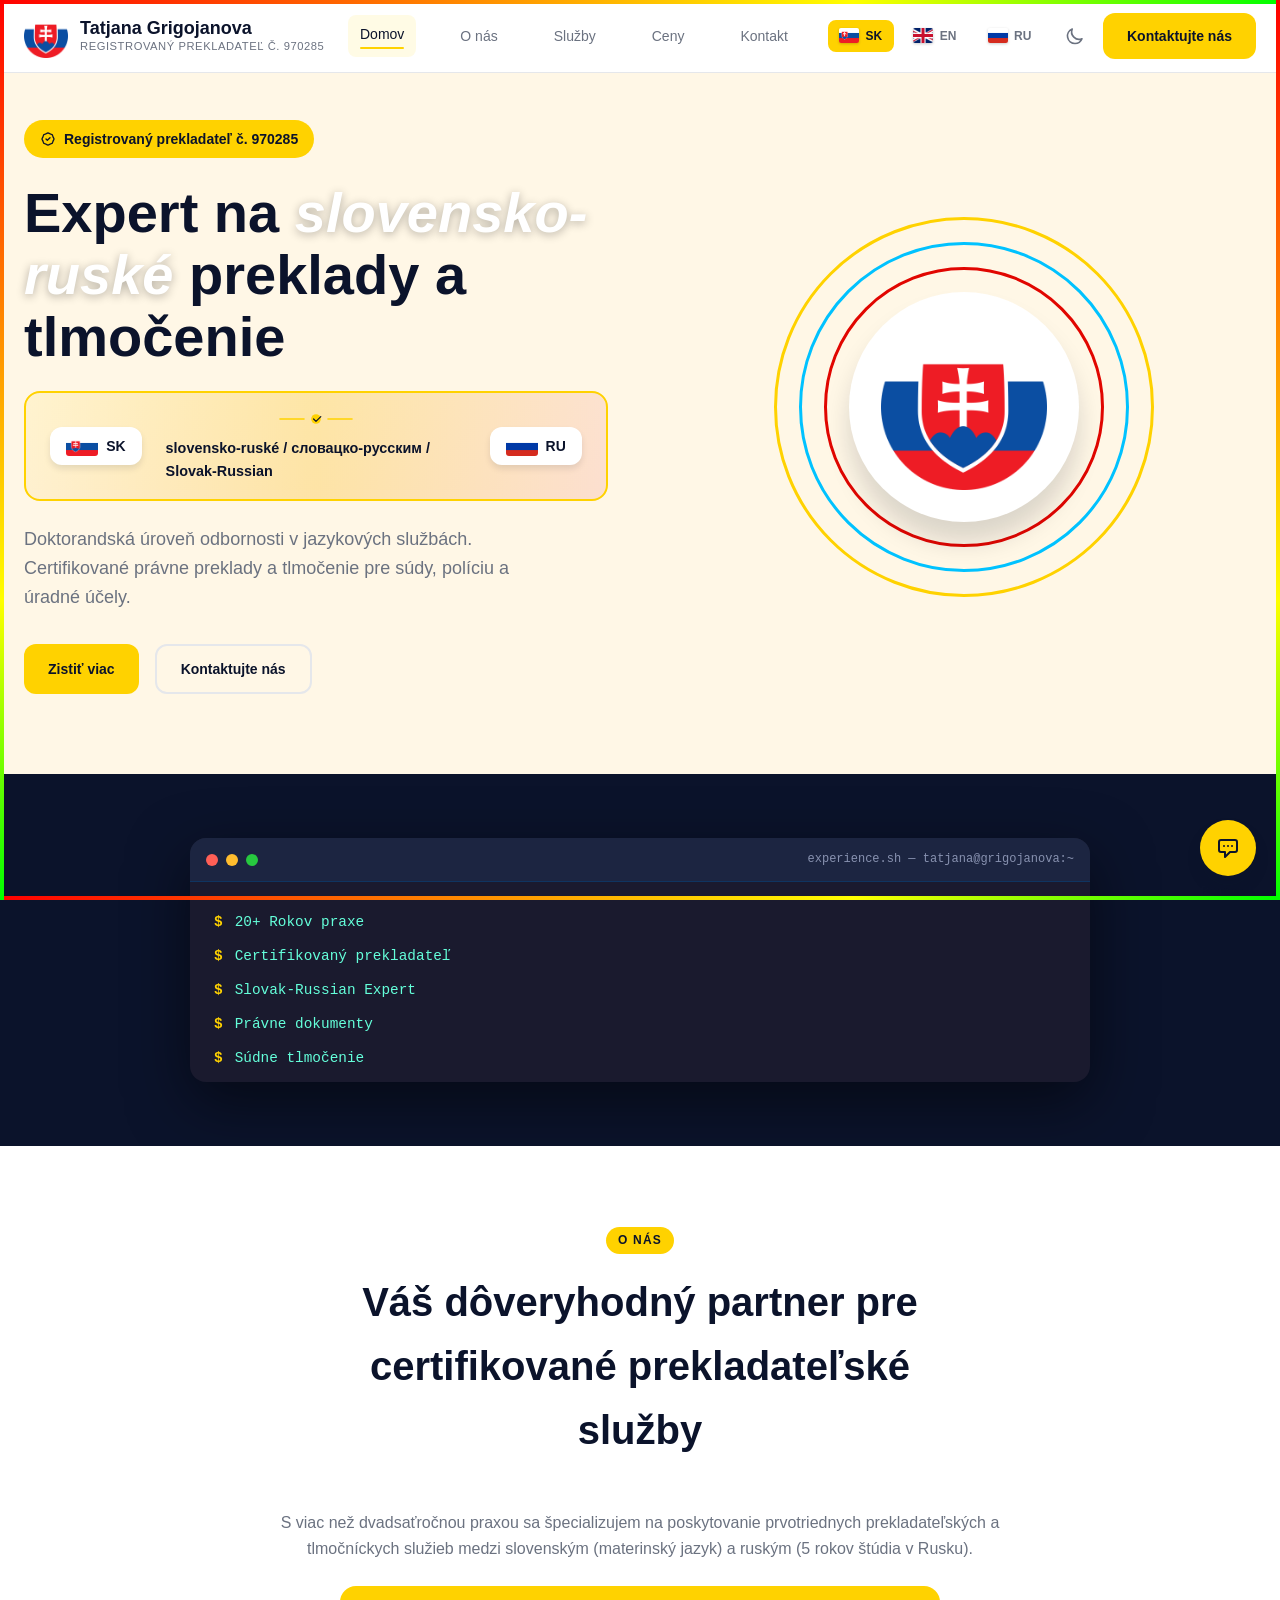
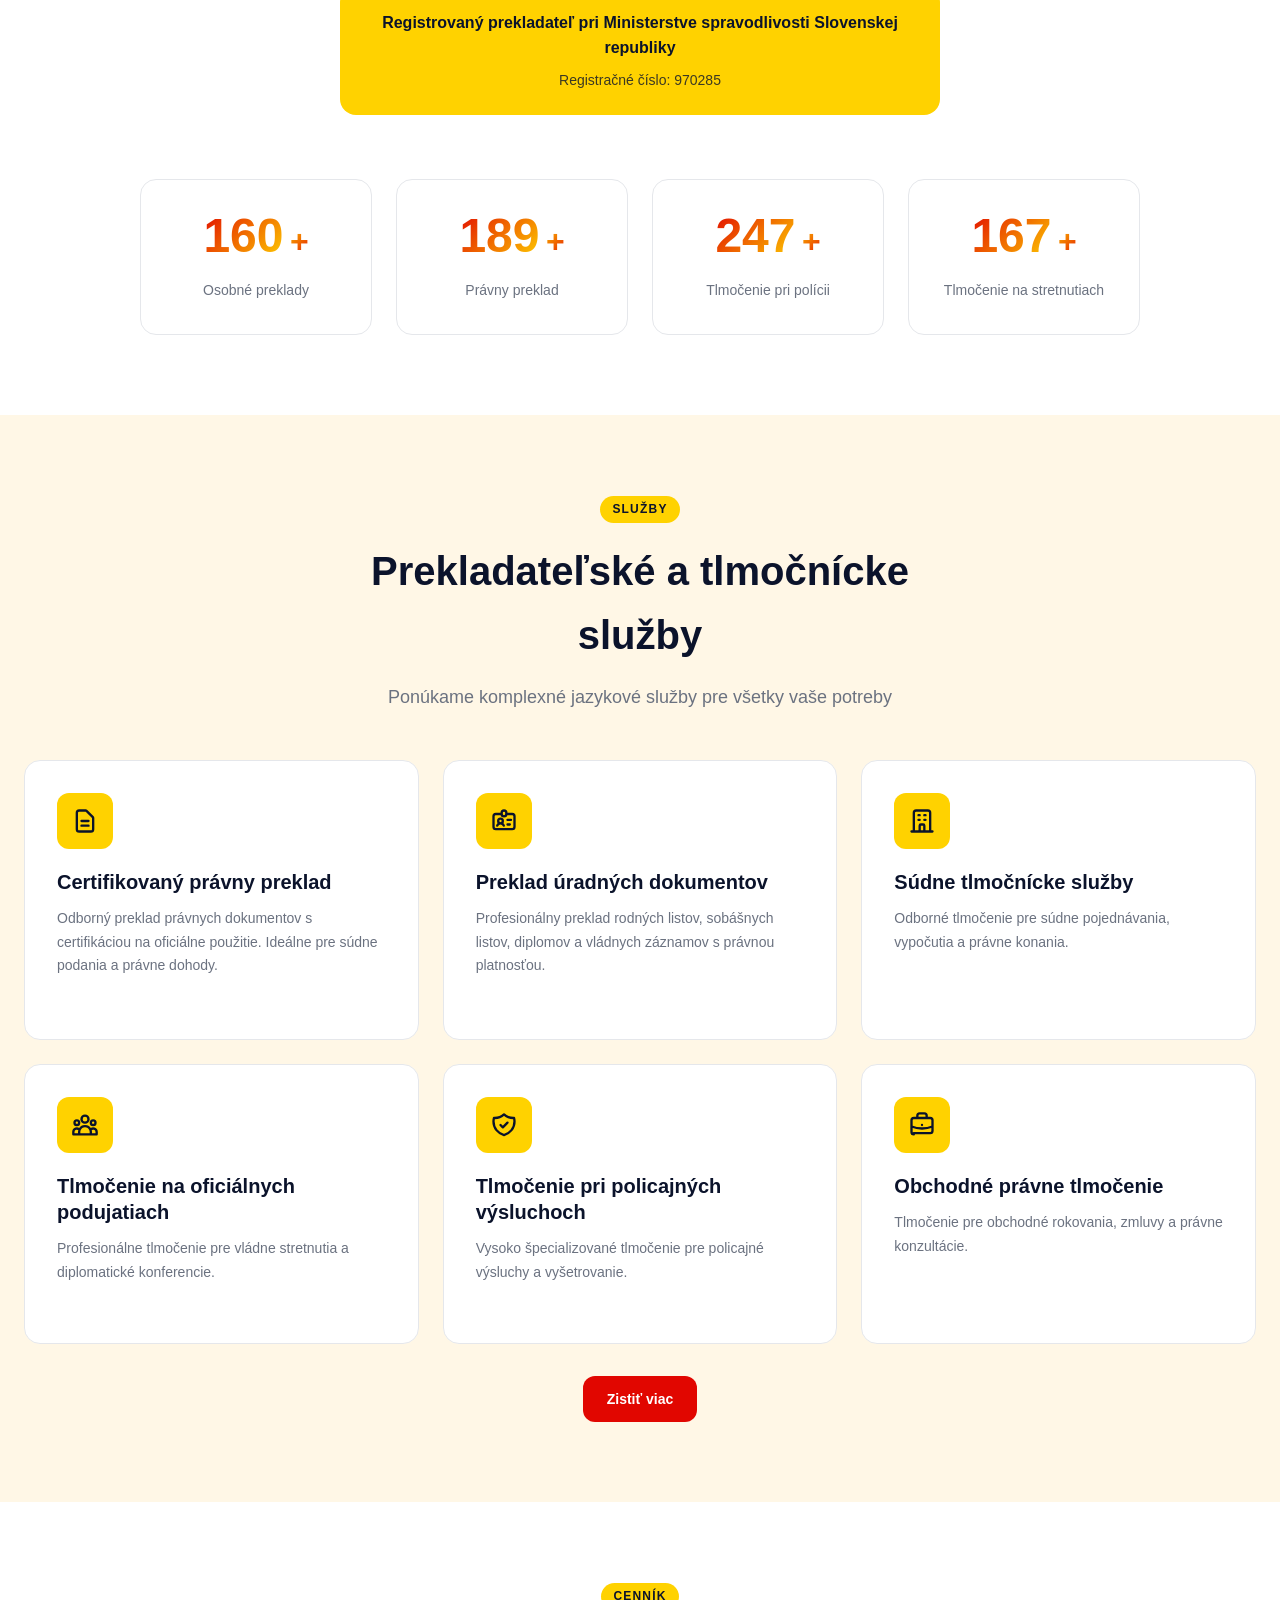
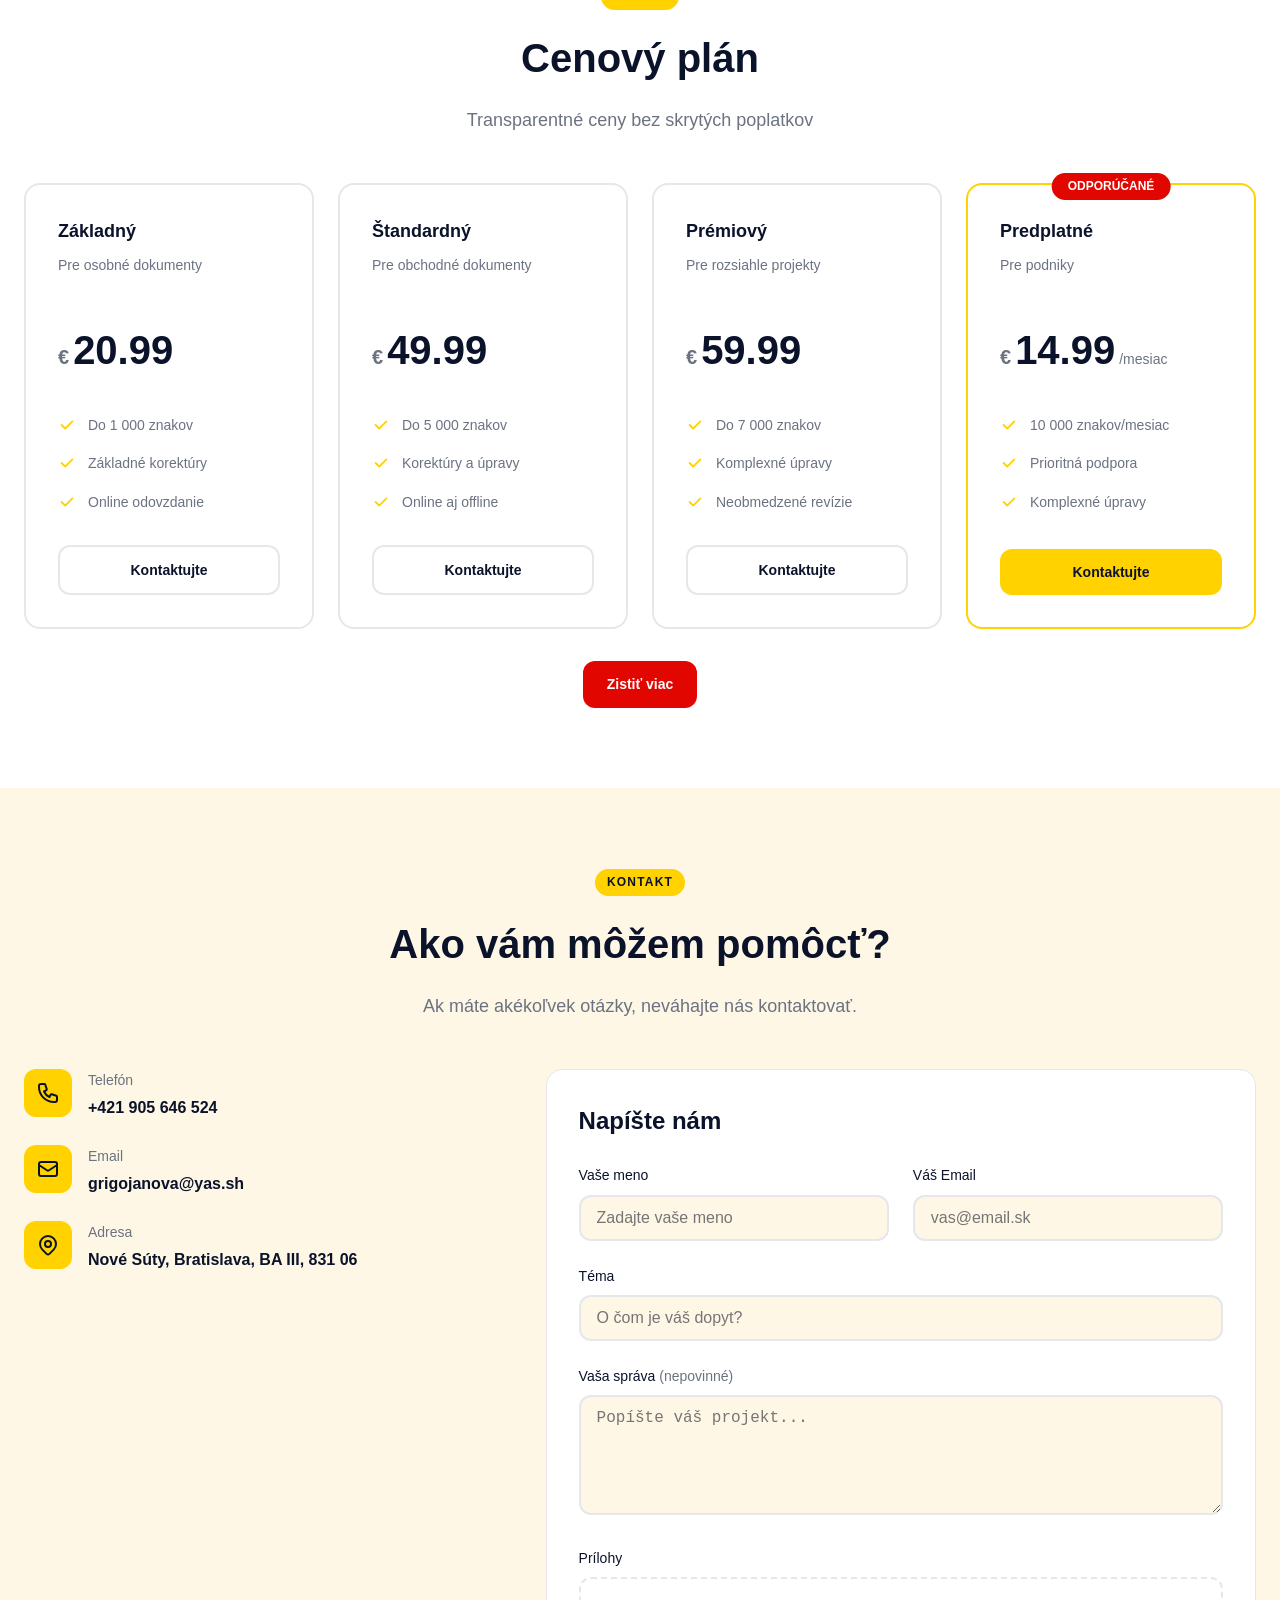
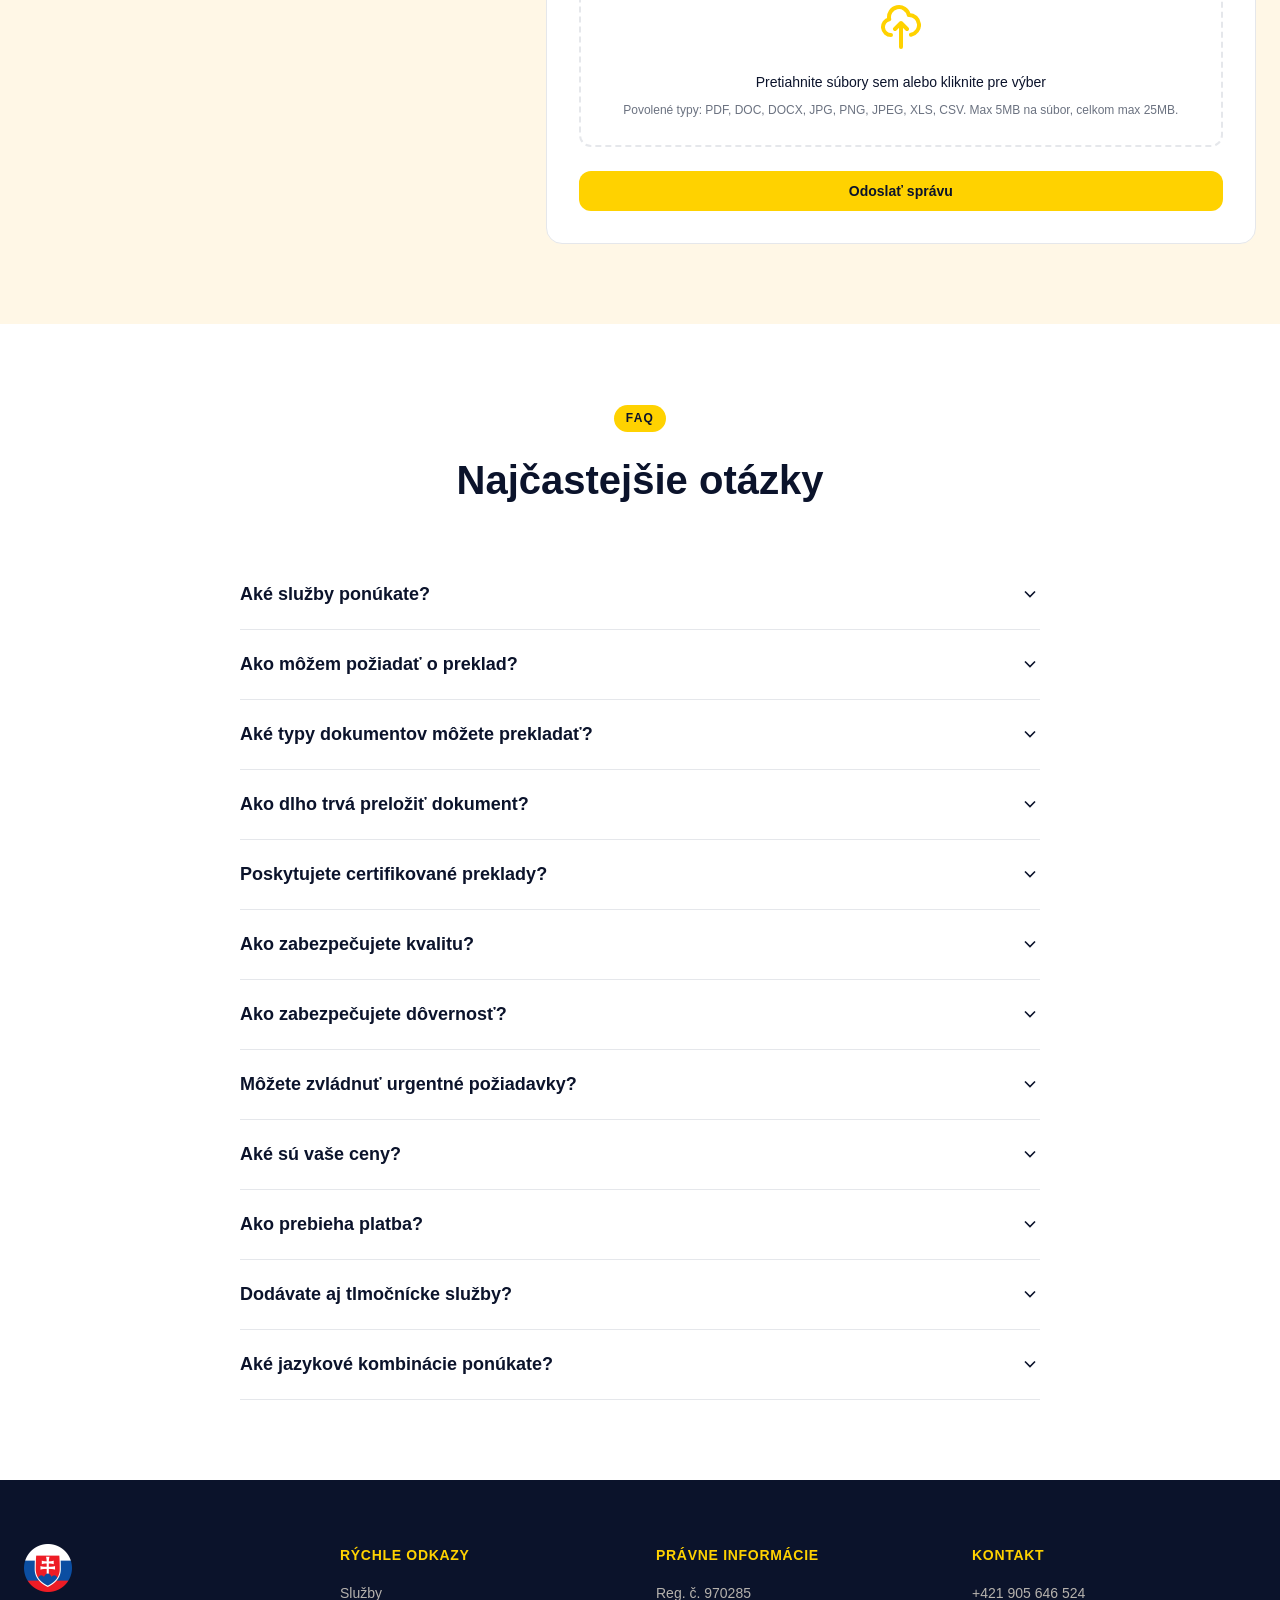
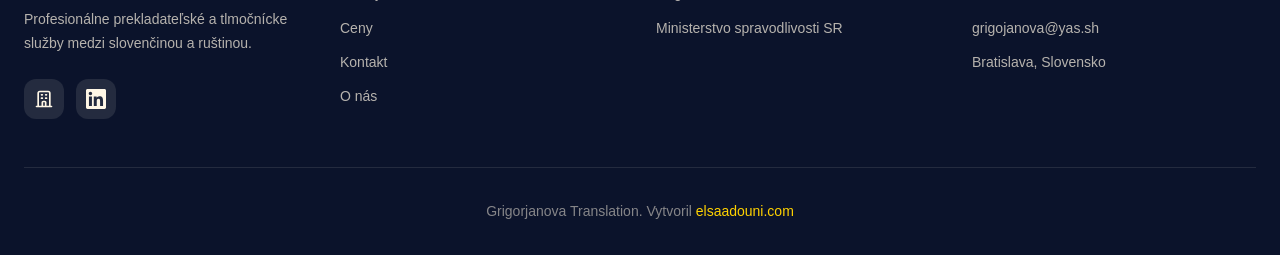
<file: index.html>
<!DOCTYPE html>
<html lang="sk" data-theme="light">
<head>
  <meta charset="UTF-8">
  <meta name="viewport" content="width=device-width, initial-scale=1.0">
  
  <!-- Primary Meta Tags -->
  <title>Tatjana Grigojanova PhD. | Expert Slovak-Russian Translation & Interpreting Services</title>
  <meta name="title" content="Tatjana Grigojanova PhD. | Expert Slovak-Russian Translation & Interpreting Services">
  <meta name="description" content="Professional Slovak-Russian translation services by certified translator Tatjana Grigojanova PhD. Ministry of Justice registered (#970285). Legal documents, certified translations, court interpreting. 20+ years experience.">
  <meta name="keywords" content="Slovak Russian translation, certified translator, legal translation, court interpreting, Tatjana Grigojanova, Ministry of Justice Slovakia, prekladateľ, tlmočník, slovenčina ruština">
  <meta name="author" content="Tatjana Grigojanova PhD.">
  <meta name="robots" content="index, follow, max-image-preview:large, max-snippet:-1, max-video-preview:-1">
  <meta name="language" content="Slovak">
  <meta name="revisit-after" content="7 days">
  
  <!-- Canonical URL -->
  <link rel="canonical" href="https://grigojanova.yas.sh/">
  
  <!-- Open Graph / Facebook -->
  <meta property="og:type" content="website">
  <meta property="og:url" content="https://grigojanova.yas.sh/">
  <meta property="og:title" content="Tatjana Grigojanova PhD. | Expert Slovak-Russian Translation Services">
  <meta property="og:description" content="Professional Slovak-Russian translation services by certified translator. Ministry of Justice registered. 20+ years experience.">
  <meta property="og:image" content="https://grigojanova.yas.sh/assets/images/logo.png">
  <meta property="og:locale" content="sk_SK">
  <meta property="og:locale:alternate" content="en_US">
  <meta property="og:locale:alternate" content="ru_RU">
  
  <!-- Twitter -->
  <meta property="twitter:card" content="summary_large_image">
  <meta property="twitter:url" content="https://grigojanova.yas.sh/">
  <meta property="twitter:title" content="Tatjana Grigojanova PhD. | Slovak-Russian Translation">
  <meta property="twitter:description" content="Professional Slovak-Russian translation services by certified translator.">
  <meta property="twitter:image" content="https://grigojanova.yas.sh/assets/images/logo.png">
  
  <!-- Favicon -->
  <link rel="icon" type="image/png" href="assets/images/logo.png">
  <link rel="apple-touch-icon" href="assets/images/logo.png">
  
  <!-- Preconnect for Performance -->
  <link rel="preconnect" href="https://fonts.googleapis.com">
  <link rel="preconnect" href="https://fonts.gstatic.com" crossorigin>
  
  <!-- Fonts -->
  <link href="https://fonts.googleapis.com/css2?family=Inter:wght@400;500;600;700;800&display=swap" rel="stylesheet">
  
  <!-- Stylesheets -->
  <link rel="stylesheet" href="css/styles.css">
  <link rel="stylesheet" href="css/version1.css">
  <link rel="stylesheet" href="css/animations.css">
  <link rel="stylesheet" href="css/intro-loader.css">
  <link rel="stylesheet" href="css/page-border.css">
  <link rel="stylesheet" href="css/lang-flags.css">
  <link rel="stylesheet" href="css/style.css">
  
  <!-- Security Headers Meta -->
  <!-- NOTE: X-Frame-Options, HSTS, and frame-ancestors should be set in nginx headers -->
  <meta http-equiv="Content-Security-Policy" content="default-src 'self'; script-src 'self' https://challenges.cloudflare.com 'unsafe-inline'; style-src 'self' https://fonts.googleapis.com 'unsafe-inline'; font-src 'self' https://fonts.gstatic.com; img-src 'self' data: blob: https:; connect-src 'self' https://n8n.elsaadouni.com; frame-src https://challenges.cloudflare.com; media-src 'self'; object-src 'none'; base-uri 'self'; form-action 'self';">
  <meta http-equiv="X-Content-Type-Options" content="nosniff">
  <meta http-equiv="X-XSS-Protection" content="1; mode=block">
  <meta http-equiv="Referrer-Policy" content="strict-origin-when-cross-origin">
  <meta http-equiv="Permissions-Policy" content="geolocation=(), microphone=(), camera=(), payment=(), usb=(), magnetometer=(), gyroscope=(), accelerometer=(), autoplay=(), encrypted-media=(), fullscreen=(self), picture-in-picture=(), publickey-credentials-get=(), screen-wake-lock=(), sync-xhr=(), web-share=(), xr-spatial-tracking=()">
  
  <!-- Structured Data - LocalBusiness -->
  <script type="application/ld+json">
  {
    "@context": "https://schema.org",
    "@type": "ProfessionalService",
    "name": "Tatjana Grigojanova PhD. - Translation Services",
    "description": "Professional Slovak-Russian translation and interpreting services. Certified translator registered with Ministry of Justice of Slovak Republic.",
    "url": "https://grigojanova.yas.sh/",
    "logo": "https://grigojanova.yas.sh/assets/images/logo.png",
    "image": "https://grigojanova.yas.sh/assets/images/logo.png",
    "telephone": "+421-905-646-524",
    "email": "grigojanova@yas.sh",
    "address": {
      "@type": "PostalAddress",
      "addressLocality": "Bratislava",
      "addressCountry": "SK"
    },
    "geo": {
      "@type": "GeoCoordinates",
      "latitude": "48.1486",
      "longitude": "17.1077"
    },
    "priceRange": "€€",
    "openingHours": "Mo-Fr 09:00-17:00",
    "currenciesAccepted": "EUR",
    "paymentAccepted": "Cash, Credit Card, Bank Transfer",
    "areaServed": ["Slovakia", "Czech Republic", "European Union"],
    "hasCredential": "Ministry of Justice Slovak Republic Registration #970285",
    "founder": {
      "@type": "Person",
      "name": "Tatjana Grigojanova",
      "honorificSuffix": "PhD.",
      "jobTitle": "Certified Translator",
      "alumniOf": {
        "@type": "EducationalOrganization",
        "name": "Russian University"
      },
      "knowsLanguage": ["Slovak", "Russian"]
    },
    "sameAs": [
      "https://www.linkedin.com/in/tatiana-grigorjanova-b9baa656/",
      "https://www.justice.gov.sk/registre/prekladatelia/prekladatel_10651"
    ],
    "serviceType": ["Translation", "Interpreting", "Certified Translation", "Legal Translation"],
    "knowsAbout": ["Slovak Language", "Russian Language", "Legal Translation", "Court Interpreting"]
  }
  </script>
  
  <!-- Breadcrumb Structured Data -->
  <script type="application/ld+json">
  {
    "@context": "https://schema.org",
    "@type": "BreadcrumbList",
    "itemListElement": [{
      "@type": "ListItem",
      "position": 1,
      "name": "Home",
      "item": "https://grigojanova.yas.sh/"
    }]
  }
  </script>
  
  <!-- WebSite Structured Data -->
  <script type="application/ld+json">
  {
    "@context": "https://schema.org",
    "@type": "WebSite",
    "name": "Tatjana Grigojanova PhD. - Translation Services",
    "url": "https://grigojanova.yas.sh/",
    "potentialAction": {
      "@type": "SearchAction",
      "target": "https://grigojanova.yas.sh/?s={search_term_string}",
      "query-input": "required name=search_term_string"
    }
  }
  </script>
  
  <!-- Turnstile Script -->
</head>
<body>
  <!-- Intro Loader -->
  <div class="intro-loader" id="introLoader">
    <div class="intro-loader-logo">
      <div class="intro-loader-ring"></div>
      <div class="intro-loader-ring"></div>
      <img src="assets/images/logo.png" alt="Tatjana Grigojanova">
    </div>
    <div class="intro-loader-text">Tatjana Grigojanova</div>
    <div class="intro-loader-subtext">Prekladateľské Služby</div>
    <div class="intro-loader-bar">
      <div class="intro-loader-progress"></div>
    </div>
  </div>

  <!-- Rotating Page Border -->
  <div class="page-border-top"></div><div class="page-border-bottom"></div><div class="page-border-left"></div><div class="page-border-right"></div>
  <!-- Header -->
  <header class="header" role="banner">
    <div class="container header-inner">
      <a href="index.html" class="logo" aria-label="Tatjana Grigojanova PhD. - Home">
        <img src="assets/images/logo.png" alt="">
        <span class="logo-text">Tatjana Grigojanova<span data-i18n="hero.badge">PhD.</span></span>
      </a>
      
      <nav class="nav" role="navigation" aria-label="Main navigation">
        <a href="index.html" class="active" data-i18n="nav.home" aria-current="page">Domov</a>
        <a href="about.html" data-i18n="nav.about">O nás</a>
        <a href="services.html" data-i18n="nav.services">Služby</a>
        <a href="pricing.html" data-i18n="nav.pricing">Ceny</a>
        <a href="contact.html" data-i18n="nav.contact">Kontakt</a>
      </nav>
      
      <div class="header-actions">
        <div class="lang-switcher" role="group" aria-label="Language switcher">
          <button class="lang-btn active" data-lang="sk" onclick="setLanguage('sk')" aria-label="Slovenčina">
            <img src="assets/images/flag-sk.png" alt="Slovak" class="lang-flag">
            <span class="lang-code">SK</span>
          </button>
          <button class="lang-btn" data-lang="en" onclick="setLanguage('en')" aria-label="English">
            <img src="assets/images/flag-gb.png" alt="English" class="lang-flag">
            <span class="lang-code">EN</span>
          </button>
          <button class="lang-btn" data-lang="ru" onclick="setLanguage('ru')" aria-label="Русский">
            <img src="assets/images/flag-ru.png" alt="Russian" class="lang-flag">
            <span class="lang-code">RU</span>
          </button>
        </div>
        <button class="theme-toggle" onclick="toggleTheme()" aria-label="Toggle dark mode">
          <svg class="sun-icon" fill="none" viewBox="0 0 24 24" stroke="currentColor"><path stroke-linecap="round" stroke-linejoin="round" stroke-width="2" d="M12 3v1m0 16v1m9-9h-1M4 12H3m15.364 6.364l-.707-.707M6.343 6.343l-.707-.707m12.728 0l-.707.707M6.343 17.657l-.707.707M16 12a4 4 0 11-8 0 4 4 0 018 0z"/></svg>
          <svg class="moon-icon" fill="none" viewBox="0 0 24 24" stroke="currentColor"><path stroke-linecap="round" stroke-linejoin="round" stroke-width="2" d="M20.354 15.354A9 9 0 018.646 3.646 9.003 9.003 0 0012 21a9.003 9.003 0 008.354-5.646z"/></svg>
        </button>
        <a href="contact.html" class="btn btn-primary btn-cta" data-i18n="nav.cta">Kontaktujte nás</a>
        <button class="menu-toggle" aria-label="Menu" aria-expanded="false" aria-controls="mobile-menu">
          <svg width="24" height="24" fill="none" viewBox="0 0 24 24" stroke="currentColor"><path stroke-linecap="round" stroke-linejoin="round" stroke-width="2" d="M4 6h16M4 12h16M4 18h16"/></svg>
        </button>
      </div>
    </div>
  </header>

  <!-- Mobile Menu -->
  <div class="mobile-menu-backdrop" aria-hidden="true"></div>
  <div class="mobile-menu" id="mobile-menu" role="dialog" aria-label="Mobile navigation" aria-hidden="true">
    <div class="mobile-menu-inner">
      <nav class="mobile-nav">
        <a href="index.html" class="active" data-i18n="nav.home">Domov</a>
        <a href="about.html" data-i18n="nav.about">O nás</a>
        <a href="services.html" data-i18n="nav.services">Služby</a>
        <a href="pricing.html" data-i18n="nav.pricing">Ceny</a>
        <a href="contact.html" data-i18n="nav.contact">Kontakt</a>
      </nav>
      <div class="mobile-lang-switcher">
        <button class="lang-btn active" data-lang="sk" onclick="setLanguage('sk')">
          <img src="assets/images/flag-sk.png" alt="Slovak" class="lang-flag">
          <span>Slovenčina</span>
        </button>
        <button class="lang-btn" data-lang="en" onclick="setLanguage('en')">
          <img src="assets/images/flag-gb.png" alt="English" class="lang-flag">
          <span>English</span>
        </button>
        <button class="lang-btn" data-lang="ru" onclick="setLanguage('ru')">
          <img src="assets/images/flag-ru.png" alt="Russian" class="lang-flag">
          <span>Русский</span>
        </button>
      </div>
    </div>
  </div>

  <main>
    <!-- Hero -->
    <section class="hero" aria-labelledby="hero-title">
      <div class="hero-bg" aria-hidden="true"></div>
      <div class="container hero-inner">
        <div class="hero-content">
          <div class="hero-badge">
            <svg width="16" height="16" fill="none" viewBox="0 0 24 24" stroke="currentColor" aria-hidden="true">
              <path stroke-linecap="round" stroke-linejoin="round" stroke-width="2" d="M9 12l2 2 4-4M7.835 4.697a3.42 3.42 0 001.946-.806 3.42 3.42 0 014.438 0 3.42 3.42 0 001.946.806 3.42 3.42 0 013.138 3.138 3.42 3.42 0 00.806 1.946 3.42 3.42 0 010 4.438 3.42 3.42 0 00-.806 1.946 3.42 3.42 0 01-3.138 3.138 3.42 3.42 0 00-1.946.806 3.42 3.42 0 01-4.438 0 3.42 3.42 0 00-1.946-.806 3.42 3.42 0 01-3.138-3.138 3.42 3.42 0 00-.806-1.946 3.42 3.42 0 010-4.438 3.42 3.42 0 00.806-1.946 3.42 3.42 0 013.138-3.138z"/>
            </svg>
            <span data-i18n="hero.badge">Registrovaný prekladateľ č. 970285</span>
          </div>
          <h1 class="hero-title" id="hero-title" data-i18n-html="hero.titleHtml">
            Expert na <span class="highlight-white">slovensko-ruské</span> preklady a tlmočenie
          </h1>
          
          <!-- Language Pair Showcase -->
          <div class="lang-pair-showcase">
            <div class="lang-pair-flag sk">
              <img src="assets/images/flag-sk.png" alt="Slovak">
              <span>SK</span>
            </div>
            <div class="lang-pair-connector">
              <svg viewBox="0 0 100 20" fill="none" aria-hidden="true">
                <path d="M5 10h30M65 10h30" stroke="currentColor" stroke-width="2" stroke-linecap="round"/>
                <circle cx="50" cy="10" r="6" fill="var(--primary)"/>
                <path d="M47 10l3 3 6-6" stroke="var(--primary-contrast)" stroke-width="1.5" stroke-linecap="round" stroke-linejoin="round"/>
              </svg>
              <div class="lang-pair-text" data-i18n="hero.langPair">
                <span class="lang-pulse">slovensko-ruské</span>
                <span class="lang-slash">/</span>
                <span class="lang-pulse">словацко-русским</span>
                <span class="lang-slash">/</span>
                <span class="lang-pulse">Slovak-Russian</span>
              </div>
            </div>
            <div class="lang-pair-flag ru">
              <img src="assets/images/flag-ru.png" alt="Russian">
              <span>RU</span>
            </div>
          </div>
          
          <p class="hero-desc" data-i18n="hero.description">
            Doktorandská úroveň odbornosti v jazykových službách. Certifikované právne preklady a tlmočenie pre súdy, políciu a úradné účely.
          </p>
          <div class="hero-actions">
            <a href="about.html" class="btn btn-primary" data-i18n="hero.ctaPrimary">Zistiť viac</a>
            <a href="contact.html" class="btn btn-outline" data-i18n="hero.ctaSecondary">Kontaktujte nás</a>
          </div>
        </div>
        <div class="hero-visual floating" aria-hidden="true">
          <div class="logo-ring-container gradient-border-glow">
            <div class="logo-ring"></div>
            <div class="logo-ring"></div>
            <div class="logo-ring"></div>
            <div class="logo-center">
              <img src="assets/images/logo.png" alt="">
            </div>
          </div>
        </div>
      </div>
    </section>

    <!-- Terminal Experience Section -->
    <section class="terminal-section" aria-label="Experience">
      <div class="container">
        <div class="terminal-container">
          <div class="terminal-header">
            <div class="terminal-dot red" aria-hidden="true"></div>
            <div class="terminal-dot yellow" aria-hidden="true"></div>
            <div class="terminal-dot green" aria-hidden="true"></div>
            <span class="terminal-title" data-i18n="experience.title">experience.sh — tatjana@grigojanova:~</span>
          </div>
          <div class="terminal-body">
            <div class="terminal-track" id="terminalTrack" aria-hidden="true">
              <!-- Content populated by JS -->
            </div>
          </div>
        </div>
      </div>
    </section>

    <!-- About Section -->
    <section class="section section-alt" aria-labelledby="about-title">
      <div class="container">
        <div class="section-header">
          <span class="section-label" data-i18n="about.label">O NÁS</span>
          <h2 class="section-title" id="about-title" data-i18n="about.title">Váš dôveryhodný partner pre certifikované prekladateľské služby</h2>
        </div>
        <p data-i18n="about.description1" style="max-width: 800px; margin: 0 auto 1.5rem; text-align: center; color: var(--text-muted);">
          S viac než dvadsaťročnou praxou sa špecializujem na poskytovanie prvotriednych prekladateľských a tlmočníckych služieb.
        </p>
        <div class="highlight-box">
          <p class="highlight-main" data-i18n="about.highlight">Registrovaný prekladateľ pri Ministerstve spravodlivosti Slovenskej republiky</p>
          <p class="highlight-sub" data-i18n="about.highlightSub">Registračné číslo: 970285</p>
        </div>
        
        <!-- Animated Stats Counter -->
        <div class="stats-counter-grid" style="margin-top: 4rem;">
          <div class="stat-counter-card">
            <div class="stat-counter-number" data-target="165">0</div>
            <div class="stat-counter-suffix">+</div>
            <div class="stat-counter-label" data-i18n="about.stats.personalTranslations">Personal Translations</div>
          </div>
          <div class="stat-counter-card">
            <div class="stat-counter-number" data-target="195">0</div>
            <div class="stat-counter-suffix">+</div>
            <div class="stat-counter-label" data-i18n="about.stats.legalTranslation">Legal Translation</div>
          </div>
          <div class="stat-counter-card">
            <div class="stat-counter-number" data-target="254">0</div>
            <div class="stat-counter-suffix">+</div>
            <div class="stat-counter-label" data-i18n="about.stats.policeInterpretation">Police Interpretation</div>
          </div>
          <div class="stat-counter-card">
            <div class="stat-counter-number" data-target="172">0</div>
            <div class="stat-counter-suffix">+</div>
            <div class="stat-counter-label" data-i18n="about.stats.meetingInterpretation">Meeting Interpretation</div>
          </div>
        </div>
      </div>
    </section>

    <!-- Services Section -->
    <section class="section" aria-labelledby="services-title">
      <div class="container">
        <div class="section-header">
          <span class="section-label" data-i18n="services.label">SLUŽBY</span>
          <h2 class="section-title" id="services-title" data-i18n="services.title">Prekladateľské a tlmočnícke služby</h2>
          <p class="section-desc" data-i18n="services.subtitle">Ponúkame komplexné jazykové služby pre všetky vaše potreby</p>
        </div>
        
        <div class="cards-grid services-home-grid">
          <article class="card">
            <div class="card-icon" aria-hidden="true">
              <svg fill="none" viewBox="0 0 24 24" stroke="currentColor"><path stroke-linecap="round" stroke-linejoin="round" stroke-width="2" d="M9 12h6m-6 4h6m2 5H7a2 2 0 01-2-2V5a2 2 0 012-2h5.586a1 1 0 01.707.293l5.414 5.414a1 1 0 01.293.707V19a2 2 0 01-2 2z"/></svg>
            </div>
            <h3 class="card-title" data-i18n="services.items.certified_legal.title">Certifikovaný právny preklad</h3>
            <p class="card-text" data-i18n="services.items.certified_legal.desc">Odborný preklad právnych dokumentov s certifikáciou na oficiálne použitie.</p>
          </article>
          
          <article class="card">
            <div class="card-icon" aria-hidden="true">
              <svg fill="none" viewBox="0 0 24 24" stroke="currentColor"><path stroke-linecap="round" stroke-linejoin="round" stroke-width="2" d="M10 6H5a2 2 0 00-2 2v9a2 2 0 002 2h14a2 2 0 002-2V8a2 2 0 00-2-2h-5m-4 0V5a2 2 0 114 0v1m-4 0a2 2 0 104 0m-5 8a2 2 0 100-4 2 2 0 000 4zm0 0c1.306 0 2.417.835 2.83 2M9 14a3.001 3.001 0 00-2.83 2M15 11h3m-3 4h2"/></svg>
            </div>
            <h3 class="card-title" data-i18n="services.items.official_docs.title">Preklad úradných dokumentov</h3>
            <p class="card-text" data-i18n="services.items.official_docs.desc">Profesionálny preklad rodných listov, sobášnych listov a vládnych záznamov.</p>
          </article>
          
          <article class="card">
            <div class="card-icon" aria-hidden="true">
              <svg fill="none" viewBox="0 0 24 24" stroke="currentColor"><path stroke-linecap="round" stroke-linejoin="round" stroke-width="2" d="M19 21V5a2 2 0 00-2-2H7a2 2 0 00-2 2v16m14 0h2m-2 0h-5m-9 0H3m2 0h5M9 7h1m-1 4h1m4-4h1m-1 4h1m-5 10v-5a1 1 0 011-1h2a1 1 0 011 1v5m-4 0h4"/></svg>
            </div>
            <h3 class="card-title" data-i18n="services.items.court_interpreting.title">Súdne tlmočnícke služby</h3>
            <p class="card-text" data-i18n="services.items.court_interpreting.desc">Odborné tlmočenie pre súdne pojednávania a právne konania.</p>
          </article>
          
          <article class="card">
            <div class="card-icon" aria-hidden="true">
              <svg fill="none" viewBox="0 0 24 24" stroke="currentColor"><path stroke-linecap="round" stroke-linejoin="round" stroke-width="2" d="M17 20h5v-2a3 3 0 00-5.356-1.857M17 20H7m10 0v-2c0-.656-.126-1.283-.356-1.857M7 20H2v-2a3 3 0 015.356-1.857M7 20v-2c0-.656.126-1.283.356-1.857m0 0a5.002 5.002 0 019.288 0M15 7a3 3 0 11-6 0 3 3 0 016 0zm6 3a2 2 0 11-4 0 2 2 0 014 0zM7 10a2 2 0 11-4 0 2 2 0 014 0z"/></svg>
            </div>
            <h3 class="card-title" data-i18n="services.items.official_events.title">Tlmočenie na oficiálnych podujatiach</h3>
            <p class="card-text" data-i18n="services.items.official_events.desc">Profesionálne tlmočenie pre vládne stretnutia a diplomatické konferencie.</p>
          </article>
          
          <article class="card">
            <div class="card-icon" aria-hidden="true">
              <svg fill="none" viewBox="0 0 24 24" stroke="currentColor"><path stroke-linecap="round" stroke-linejoin="round" stroke-width="2" d="M9 12l2 2 4-4m5.618-4.016A11.955 11.955 0 0112 2.944a11.955 11.955 0 01-8.618 3.04A12.02 12.02 0 003 9c0 5.591 3.824 10.29 9 11.622 5.176-1.332 9-6.03 9-11.622 0-1.042-.133-2.052-.382-3.016z"/></svg>
            </div>
            <h3 class="card-title" data-i18n="services.items.police_interpreting.title">Tlmočenie pri policajných výsluchoch</h3>
            <p class="card-text" data-i18n="services.items.police_interpreting.desc">Špecializované tlmočenie pre policajné výsluchy a vyšetrovanie.</p>
          </article>
          
          <article class="card">
            <div class="card-icon" aria-hidden="true">
              <svg fill="none" viewBox="0 0 24 24" stroke="currentColor"><path stroke-linecap="round" stroke-linejoin="round" stroke-width="2" d="M21 13.255A23.931 23.931 0 0112 15c-3.183 0-6.22-.62-9-1.745M16 6V4a2 2 0 00-2-2h-4a2 2 0 00-2 2v2m4 6h.01M5 19h14a2 2 0 002-2V8a2 2 0 00-2-2H5a2 2 0 00-2 2v10a2 2 0 002 2z"/></svg>
            </div>
            <h3 class="card-title" data-i18n="services.items.business_interpreting.title">Obchodné právne tlmočenie</h3>
            <p class="card-text" data-i18n="services.items.business_interpreting.desc">Tlmočenie pre obchodné rokovania a právne konzultácie.</p>
          </article>
        </div>
        
        <div class="text-center mt-4">
          <a href="services.html" class="btn btn-secondary" data-i18n="hero.ctaPrimary">Zobraziť všetky služby</a>
        </div>
      </div>
    </section>

    <!-- Pricing Preview -->
    <section class="section section-alt" aria-labelledby="pricing-title">
      <div class="container">
        <div class="section-header">
          <span class="section-label" data-i18n="pricing.label">CENNÍK</span>
          <h2 class="section-title" id="pricing-title" data-i18n="pricing.title">Cenový plán</h2>
          <p class="section-desc" data-i18n="pricing.subtitle">Transparentné ceny bez skrytých poplatkov</p>
        </div>
        
        <div class="pricing-grid">
          <article class="pricing-card">
            <h3 class="pricing-name" data-i18n="pricing.packages.basic.name">Základný</h3>
            <p class="pricing-desc" data-i18n="pricing.packages.basic.desc">Pre osobné dokumenty</p>
            <div class="pricing-price">
              <span class="pricing-currency">€</span>
              <span class="pricing-amount">20.99</span>
            </div>
            <ul class="pricing-features">
              <li class="pricing-feature"><svg viewBox="0 0 20 20" fill="currentColor" aria-hidden="true"><path fill-rule="evenodd" d="M16.707 5.293a1 1 0 010 1.414l-8 8a1 1 0 01-1.414 0l-4-4a1 1 0 011.414-1.414L8 12.586l7.293-7.293a1 1 0 011.414 0z"/></svg><span data-i18n="pricing.packages.basic.feature1">Do 1 000 znakov</span></li>
              <li class="pricing-feature"><svg viewBox="0 0 20 20" fill="currentColor" aria-hidden="true"><path fill-rule="evenodd" d="M16.707 5.293a1 1 0 010 1.414l-8 8a1 1 0 01-1.414 0l-4-4a1 1 0 011.414-1.414L8 12.586l7.293-7.293a1 1 0 011.414 0z"/></svg><span data-i18n="pricing.packages.basic.feature2">Základné korektúry</span></li>
              <li class="pricing-feature"><svg viewBox="0 0 20 20" fill="currentColor" aria-hidden="true"><path fill-rule="evenodd" d="M16.707 5.293a1 1 0 010 1.414l-8 8a1 1 0 01-1.414 0l-4-4a1 1 0 011.414-1.414L8 12.586l7.293-7.293a1 1 0 011.414 0z"/></svg><span data-i18n="pricing.packages.basic.feature3">Online odovzdanie</span></li>
            </ul>
            <a href="contact.html" class="btn btn-outline" style="width: 100%;" data-i18n="pricing.cta">Kontaktujte</a>
          </article>
          
          <article class="pricing-card">
            <h3 class="pricing-name" data-i18n="pricing.packages.standard.name">Štandardný</h3>
            <p class="pricing-desc" data-i18n="pricing.packages.standard.desc">Pre obchodné dokumenty</p>
            <div class="pricing-price">
              <span class="pricing-currency">€</span>
              <span class="pricing-amount">49.99</span>
            </div>
            <ul class="pricing-features">
              <li class="pricing-feature"><svg viewBox="0 0 20 20" fill="currentColor" aria-hidden="true"><path fill-rule="evenodd" d="M16.707 5.293a1 1 0 010 1.414l-8 8a1 1 0 01-1.414 0l-4-4a1 1 0 011.414-1.414L8 12.586l7.293-7.293a1 1 0 011.414 0z"/></svg><span data-i18n="pricing.packages.standard.feature1">Do 5 000 znakov</span></li>
              <li class="pricing-feature"><svg viewBox="0 0 20 20" fill="currentColor" aria-hidden="true"><path fill-rule="evenodd" d="M16.707 5.293a1 1 0 010 1.414l-8 8a1 1 0 01-1.414 0l-4-4a1 1 0 011.414-1.414L8 12.586l7.293-7.293a1 1 0 011.414 0z"/></svg><span data-i18n="pricing.packages.standard.feature2">Korektúry a úpravy</span></li>
              <li class="pricing-feature"><svg viewBox="0 0 20 20" fill="currentColor" aria-hidden="true"><path fill-rule="evenodd" d="M16.707 5.293a1 1 0 010 1.414l-8 8a1 1 0 01-1.414 0l-4-4a1 1 0 011.414-1.414L8 12.586l7.293-7.293a1 1 0 011.414 0z"/></svg><span data-i18n="pricing.packages.standard.feature3">Online aj offline</span></li>
            </ul>
            <a href="contact.html" class="btn btn-outline" style="width: 100%;" data-i18n="pricing.cta">Kontaktujte</a>
          </article>
          
          <article class="pricing-card">
            <h3 class="pricing-name" data-i18n="pricing.packages.premium.name">Prémiový</h3>
            <p class="pricing-desc" data-i18n="pricing.packages.premium.desc">Pre rozsiahle projekty</p>
            <div class="pricing-price">
              <span class="pricing-currency">€</span>
              <span class="pricing-amount">59.99</span>
            </div>
            <ul class="pricing-features">
              <li class="pricing-feature"><svg viewBox="0 0 20 20" fill="currentColor" aria-hidden="true"><path fill-rule="evenodd" d="M16.707 5.293a1 1 0 010 1.414l-8 8a1 1 0 01-1.414 0l-4-4a1 1 0 011.414-1.414L8 12.586l7.293-7.293a1 1 0 011.414 0z"/></svg><span data-i18n="pricing.packages.premium.feature1">Do 7 000 znakov</span></li>
              <li class="pricing-feature"><svg viewBox="0 0 20 20" fill="currentColor" aria-hidden="true"><path fill-rule="evenodd" d="M16.707 5.293a1 1 0 010 1.414l-8 8a1 1 0 01-1.414 0l-4-4a1 1 0 011.414-1.414L8 12.586l7.293-7.293a1 1 0 011.414 0z"/></svg><span data-i18n="pricing.packages.premium.feature2">Komplexné úpravy</span></li>
              <li class="pricing-feature"><svg viewBox="0 0 20 20" fill="currentColor" aria-hidden="true"><path fill-rule="evenodd" d="M16.707 5.293a1 1 0 010 1.414l-8 8a1 1 0 01-1.414 0l-4-4a1 1 0 011.414-1.414L8 12.586l7.293-7.293a1 1 0 011.414 0z"/></svg><span data-i18n="pricing.packages.premium.feature3">Neobmedzené revízie</span></li>
            </ul>
            <a href="contact.html" class="btn btn-outline" style="width: 100%;" data-i18n="pricing.cta">Kontaktujte</a>
          </article>
          
          <article class="pricing-card featured" data-badge="Odporúčané">
            <h3 class="pricing-name" data-i18n="pricing.packages.subscription.name">Predplatné</h3>
            <p class="pricing-desc" data-i18n="pricing.packages.subscription.desc">Pre podniky</p>
            <div class="pricing-price">
              <span class="pricing-currency">€</span>
              <span class="pricing-amount">14.99</span>
              <span class="pricing-period">/mesiac</span>
            </div>
            <ul class="pricing-features">
              <li class="pricing-feature"><svg viewBox="0 0 20 20" fill="currentColor" aria-hidden="true"><path fill-rule="evenodd" d="M16.707 5.293a1 1 0 010 1.414l-8 8a1 1 0 01-1.414 0l-4-4a1 1 0 011.414-1.414L8 12.586l7.293-7.293a1 1 0 011.414 0z"/></svg><span data-i18n="pricing.packages.subscription.feature1">10 000 znakov/mesiac</span></li>
              <li class="pricing-feature"><svg viewBox="0 0 20 20" fill="currentColor" aria-hidden="true"><path fill-rule="evenodd" d="M16.707 5.293a1 1 0 010 1.414l-8 8a1 1 0 01-1.414 0l-4-4a1 1 0 011.414-1.414L8 12.586l7.293-7.293a1 1 0 011.414 0z"/></svg><span data-i18n="pricing.packages.subscription.feature2">Prioritná podpora</span></li>
              <li class="pricing-feature"><svg viewBox="0 0 20 20" fill="currentColor" aria-hidden="true"><path fill-rule="evenodd" d="M16.707 5.293a1 1 0 010 1.414l-8 8a1 1 0 01-1.414 0l-4-4a1 1 0 011.414-1.414L8 12.586l7.293-7.293a1 1 0 011.414 0z"/></svg><span data-i18n="pricing.packages.subscription.feature3">Komplexné úpravy</span></li>
            </ul>
            <a href="contact.html" class="btn btn-primary" style="width: 100%;" data-i18n="pricing.cta">Kontaktujte</a>
          </article>
        </div>
        
        <div class="text-center mt-4">
          <a href="pricing.html" class="btn btn-secondary" data-i18n="hero.ctaPrimary">Zobraziť všetky ceny</a>
        </div>
      </div>
    </section>

    <!-- Contact Section -->
    <section class="section" id="contact" aria-labelledby="contact-title">
      <div class="container">
        <div class="section-header">
          <span class="section-label" data-i18n="contact.label">KONTAKT</span>
          <h2 class="section-title" id="contact-title" data-i18n="contact.title">Ako vám môžem pomôcť?</h2>
          <p class="section-desc" data-i18n="contact.subtitle">Ak máte akékoľvek otázky, neváhajte nás kontaktovať.</p>
        </div>
        
        <div class="contact-grid">
          <div class="contact-info">
            <div class="contact-info-item">
              <div class="contact-info-icon" aria-hidden="true">
                <svg fill="none" viewBox="0 0 24 24" stroke="currentColor"><path stroke-linecap="round" stroke-linejoin="round" stroke-width="2" d="M3 5a2 2 0 012-2h3.28a1 1 0 01.948.684l1.498 4.493a1 1 0 01-.502 1.21l-2.257 1.13a11.042 11.042 0 005.516 5.516l1.13-2.257a1 1 0 011.21-.502l4.493 1.498a1 1 0 01.684.949V19a2 2 0 01-2 2h-1C9.716 21 3 14.284 3 6V5z"/></svg>
              </div>
              <div>
                <p class="contact-info-label" data-i18n="contact.info.phone">Telefón</p>
                <p class="contact-info-value"><a href="tel:+421905646524">+421 905 646 524</a></p>
              </div>
            </div>
            <div class="contact-info-item">
              <div class="contact-info-icon" aria-hidden="true">
                <svg fill="none" viewBox="0 0 24 24" stroke="currentColor"><path stroke-linecap="round" stroke-linejoin="round" stroke-width="2" d="M3 8l7.89 5.26a2 2 0 002.22 0L21 8M5 19h14a2 2 0 002-2V7a2 2 0 00-2-2H5a2 2 0 00-2 2v10a2 2 0 002 2z"/></svg>
              </div>
              <div>
                <p class="contact-info-label" data-i18n="contact.info.email">Email</p>
                <p class="contact-info-value"><a href="mailto:grigojanova@yas.sh">grigojanova@yas.sh</a></p>
              </div>
            </div>
            <div class="contact-info-item">
              <div class="contact-info-icon" aria-hidden="true">
                <svg fill="none" viewBox="0 0 24 24" stroke="currentColor"><path stroke-linecap="round" stroke-linejoin="round" stroke-width="2" d="M17.657 16.657L13.414 20.9a1.998 1.998 0 01-2.827 0l-4.244-4.243a8 8 0 1111.314 0z"/><path stroke-linecap="round" stroke-linejoin="round" stroke-width="2" d="M15 11a3 3 0 11-6 0 3 3 0 016 0z"/></svg>
              </div>
              <div>
                <p class="contact-info-label" data-i18n="contact.info.address">Adresa</p>
                <p class="contact-info-value" data-i18n="contact.addressValue">Nové Súty, Bratislava, BA III, 831 06</p>
              </div>
            </div>
          </div>
          
          <div class="contact-form">
            <h3 data-i18n="contact.form.title">Napíšte nám</h3>
            <form id="contactForm" enctype="multipart/form-data">
              <input type="text" name="website" id="website" autocomplete="off" tabindex="-1" aria-hidden="true" class="honeypot">
              
              <div class="form-row">
                <div class="form-group">
                  <label class="form-label" for="name" data-i18n="contact.form.name">Vaše meno</label>
                  <input type="text" id="name" name="name" class="form-input" required data-i18n-attr="placeholder" data-i18n="contact.form.namePlaceholder">
                </div>
                <div class="form-group">
                  <label class="form-label" for="email" data-i18n="contact.form.email">Váš Email</label>
                  <input type="email" id="email" name="email" class="form-input" required data-i18n-attr="placeholder" data-i18n="contact.form.emailPlaceholder">
                </div>
              </div>
              
              <div class="form-group">
                <label class="form-label" for="subject" data-i18n="contact.form.subject">Téma</label>
                <input type="text" id="subject" name="subject" class="form-input" required data-i18n-attr="placeholder" data-i18n="contact.form.subjectPlaceholder">
              </div>
              
              <div class="form-group">
                <label class="form-label" for="message">
                  <span data-i18n="contact.form.message">Vaša správa</span>
                  <span class="optional" data-i18n="contact.form.messageOptional">(nepovinné)</span>
                </label>
                <textarea id="message" name="message" class="form-textarea" rows="4" data-i18n-attr="placeholder" data-i18n="contact.form.messagePlaceholder"></textarea>
              </div>
              
              <!-- File Upload -->
              <div class="form-group">
                <label class="form-label" data-i18n="contact.form.fileUpload">Prílohy</label>
                <div class="file-upload" id="dropZone">
                  <input type="file" id="fileUpload" name="attachments" class="file-upload-input" multiple 
                         accept=".pdf,.doc,.docx,.jpg,.jpeg,.png,.xls,.xlsx,.csv">
                  <div class="file-upload-content">
                    <svg class="file-upload-icon" fill="none" viewBox="0 0 24 24" stroke="currentColor" aria-hidden="true">
                      <path stroke-linecap="round" stroke-linejoin="round" stroke-width="2" d="M7 16a4 4 0 01-.88-7.903A5 5 0 1115.9 6L16 6a5 5 0 011 9.9M15 13l-3-3m0 0l-3 3m3-3v12"/>
                    </svg>
                    <p class="file-upload-text" data-i18n="contact.form.dragDrop">Pretiahnite súbory sem alebo kliknite pre výber</p>
                    <p class="file-upload-hint" data-i18n="contact.form.fileHint">PDF, DOC, DOCX, JPG, PNG, XLS, CSV. Max 5MB na súbor, celkom 25MB.</p>
                  </div>
                </div>
                <div class="file-list" id="fileList" aria-live="polite"></div>
              </div>
              
              <button type="submit" class="btn btn-primary" id="sendBtn" style="width: 100%;">
                <span id="sendBtnText" data-i18n="contact.form.submit">Odoslať správu</span>
              </button>
              <p id="contactStatus" class="form-status" role="status" aria-live="polite"></p>
            </form>
          </div>
        </div>
      </div>
    </section>

    <!-- FAQ Section -->
    <section class="section section-alt" aria-labelledby="faq-title">
      <div class="container">
        <div class="section-header">
          <span class="section-label" data-i18n="faq.label">FAQ</span>
          <h2 class="section-title" id="faq-title" data-i18n="faq.title">Najčastejšie otázky</h2>
        </div>
        <div class="faq-list" id="faq-list" role="region" aria-label="Frequently asked questions">
          <!-- Populated by JS -->
        </div>
      </div>
    </section>
  </main>

  <!-- Footer -->
  <footer class="footer" role="contentinfo">
    <div class="container">
      <div class="footer-grid">
        <div class="footer-brand">
          <a href="index.html" class="footer-logo" aria-label="Home">
            <img src="assets/images/logo.png" alt="">
          </a>
          <p class="footer-desc" data-i18n="footer.description">Profesionálne prekladateľské a tlmočnícke služby medzi slovenčinou a ruštinou.</p>
          <div class="footer-social">
            <a href="https://www.justice.gov.sk/registre/prekladatelia/prekladatel_10651" target="_blank" rel="noopener noreferrer" aria-label="Justice Registry">
              <svg fill="none" viewBox="0 0 24 24" stroke="currentColor" width="20" height="20"><path stroke-linecap="round" stroke-linejoin="round" stroke-width="2" d="M19 21V5a2 2 0 00-2-2H7a2 2 0 00-2 2v16m14 0h2m-2 0h-5m-9 0H3m2 0h5M9 7h1m-1 4h1m4-4h1m-1 4h1m-5 10v-5a1 1 0 011-1h2a1 1 0 011 1v5m-4 0h4"/></svg>
            </a>
            <a href="https://www.linkedin.com/in/tatiana-grigorjanova-b9baa656/" target="_blank" rel="noopener noreferrer" aria-label="LinkedIn">
              <svg fill="currentColor" viewBox="0 0 24 24" width="20" height="20"><path d="M20.447 20.452h-3.554v-5.569c0-1.328-.027-3.037-1.852-3.037-1.853 0-2.136 1.445-2.136 2.939v5.667H9.351V9h3.414v1.561h.046c.477-.9 1.637-1.85 3.37-1.85 3.601 0 4.267 2.37 4.267 5.455v6.286zM5.337 7.433c-1.144 0-2.063-.926-2.063-2.065 0-1.138.92-2.063 2.063-2.063 1.14 0 2.064.925 2.064 2.063 0 1.139-.925 2.065-2.064 2.065zm1.782 13.019H3.555V9h3.564v11.452zM22.225 0H1.771C.792 0 0 .774 0 1.729v20.542C0 23.227.792 24 1.771 24h20.451C23.2 24 24 23.227 24 22.271V1.729C24 .774 23.2 0 22.222 0h.003z"/></svg>
            </a>
          </div>
        </div>
        <div>
          <h4 class="footer-title" data-i18n="footer.quickLinks">Rýchle odkazy</h4>
          <div class="footer-links">
            <a href="services.html" data-i18n="nav.services">Služby</a>
            <a href="pricing.html" data-i18n="nav.pricing">Ceny</a>
            <a href="contact.html" data-i18n="nav.contact">Kontakt</a>
            <a href="about.html" data-i18n="nav.about">O nás</a>
          </div>
        </div>
        <div>
          <h4 class="footer-title" data-i18n="footer.legalInfo">Právne informácie</h4>
          <div class="footer-links">
            <span>Reg. č. 970285</span>
            <span>Ministerstvo spravodlivosti SR</span>
          </div>
        </div>
        <div>
          <h4 class="footer-title" data-i18n="nav.contact">Kontakt</h4>
          <div class="footer-links">
            <a href="tel:+421905646524">+421 905 646 524</a>
            <a href="mailto:grigojanova@yas.sh">grigojanova@yas.sh</a>
            <span>Bratislava, Slovensko</span>
          </div>
        </div>
      </div>
      <div class="footer-bottom">
        <p class="footer-copyright">
          <span data-i18n="footer.copyright">Grigorjanova Translation. Vytvoril</span>
          <a href="https://www.elsaadouni.com" target="_blank" rel="noopener noreferrer">elsaadouni.com</a>
        </p>
      </div>
    </div>
  </footer>

  <!-- Help Bot -->
  <div class="bot-container">
    <button class="bot-toggle" id="botToggle" aria-label="Open chat assistant" aria-expanded="false" aria-controls="botPanel">
      <svg class="bot-icon-open" fill="none" viewBox="0 0 24 24" stroke="currentColor">
        <path stroke-linecap="round" stroke-linejoin="round" stroke-width="2" d="M8 10h.01M12 10h.01M16 10h.01M9 16H5a2 2 0 01-2-2V6a2 2 0 012-2h14a2 2 0 012 2v8a2 2 0 01-2 2h-5l-5 5v-5z"/>
      </svg>
      <svg class="bot-icon-close" fill="none" viewBox="0 0 24 24" stroke="currentColor">
        <path stroke-linecap="round" stroke-linejoin="round" stroke-width="2" d="M6 18L18 6M6 6l12 12"/>
      </svg>
      <span class="bot-label" data-i18n="bot.toggleLabel">Pomocník</span>
    </button>
    
    <div class="bot-panel" id="botPanel" role="dialog" aria-label="Chat assistant" aria-hidden="true">
      <div class="bot-header">
        <div class="bot-avatar">
          <img src="assets/images/logo.png" alt="">
        </div>
        <div class="bot-info">
          <h4 class="bot-title" data-i18n="bot.title">Digitálny asistent</h4>
          <p class="bot-subtitle" data-i18n="bot.subtitle">Spýtajte sa na ceny, služby alebo postup</p>
        </div>
        <button class="bot-close" id="botClose" aria-label="Close chat">
          <svg fill="none" viewBox="0 0 24 24" stroke="currentColor"><path stroke-linecap="round" stroke-linejoin="round" stroke-width="2" d="M6 18L18 6M6 6l12 12"/></svg>
        </button>
      </div>
      <div class="bot-messages" id="botMessages" role="log" aria-live="polite" aria-atomic="false">
        <!-- Populated by JS -->
      </div>
      <div class="bot-input-container">
        <input type="text" class="bot-input" id="botInput" data-i18n-attr="placeholder" data-i18n="bot.placeholder" aria-label="Message">
        <button class="bot-send" id="botSend" aria-label="Send message">
          <svg fill="none" viewBox="0 0 24 24" stroke="currentColor"><path stroke-linecap="round" stroke-linejoin="round" stroke-width="2" d="M12 19l9 2-9-18-9 18 9-2zm0 0v-8"/></svg>
        </button>
      </div>
    </div>
  </div>

  <script src="js/translations.js"></script>
  <script src="js/app.js"></script>
  <script>
    // Intro Loader - Hide after 2 seconds
    (function() {
      const loader = document.getElementById('introLoader');
      if (loader) {
        // Hide after 2 seconds
        setTimeout(function() {
          loader.classList.add('hidden');
        }, 2000);
      }
    })();
  </script>
</body>
</html>
</file>
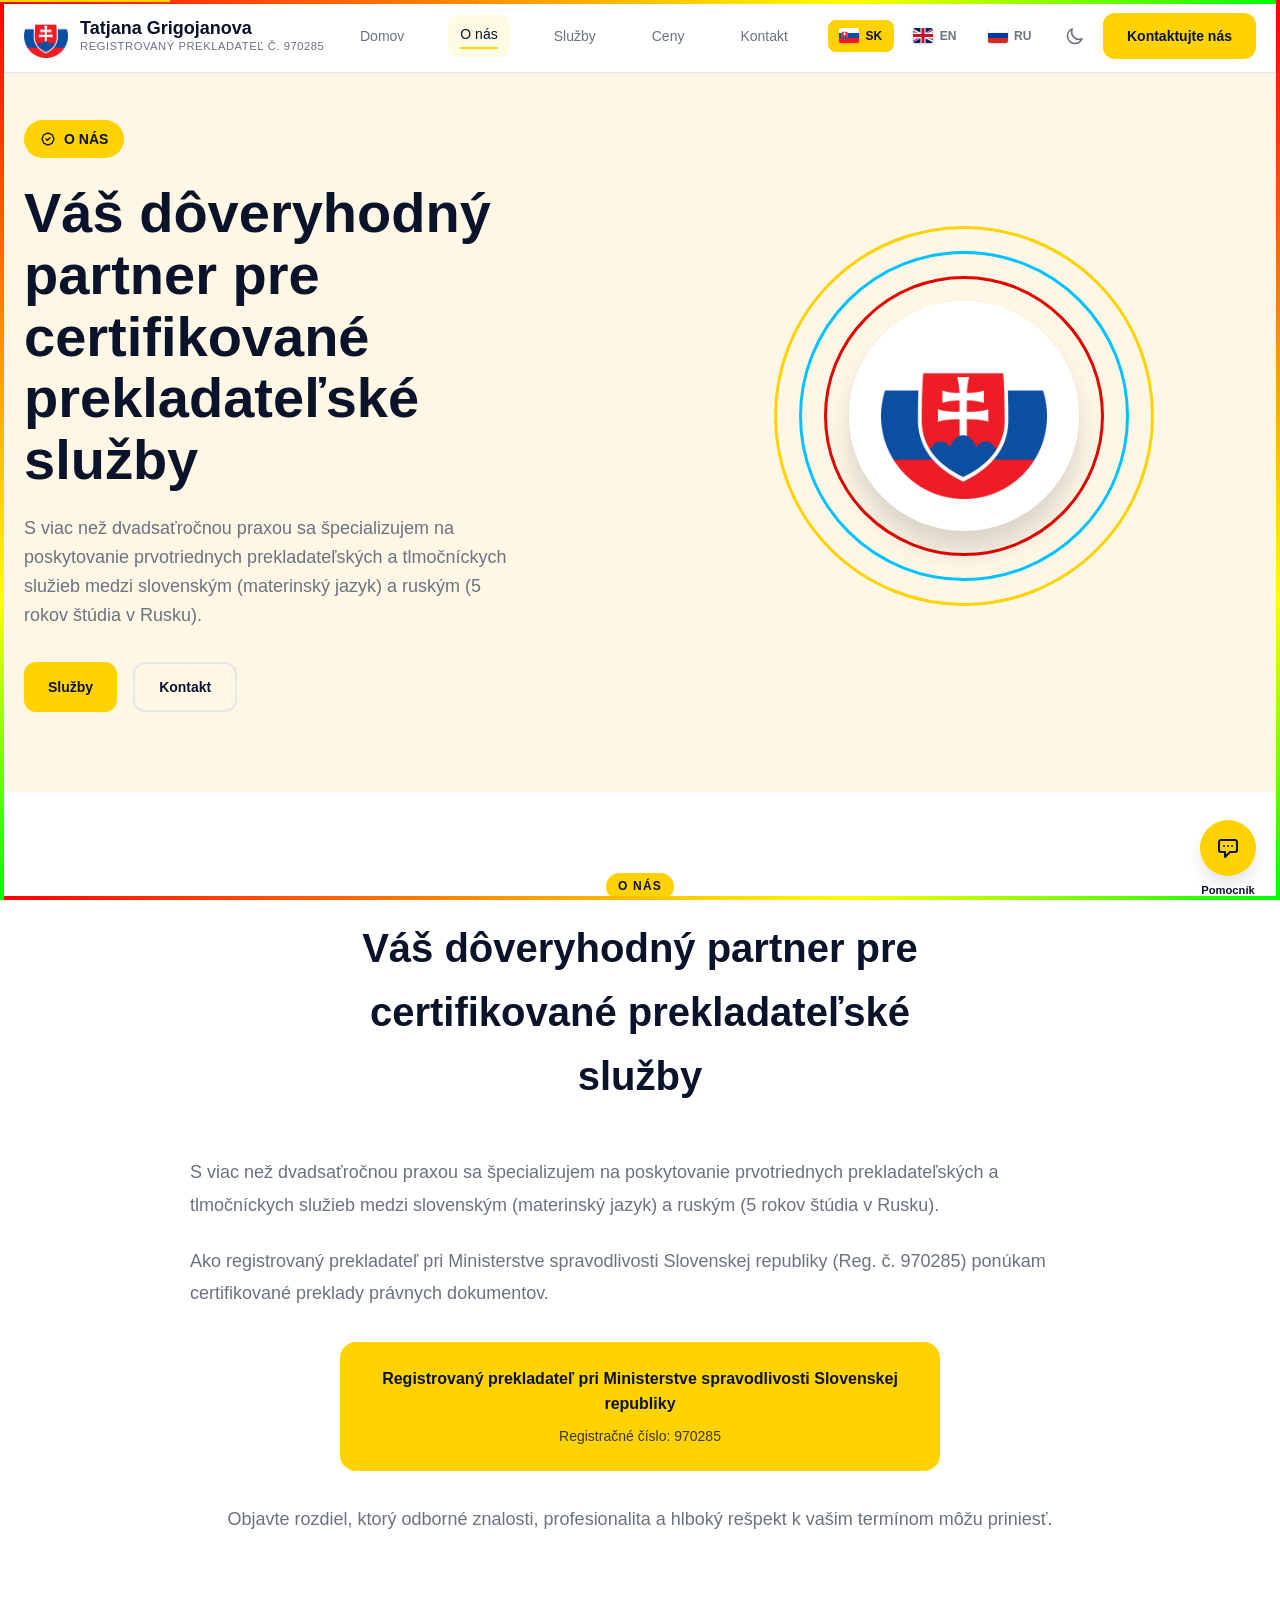
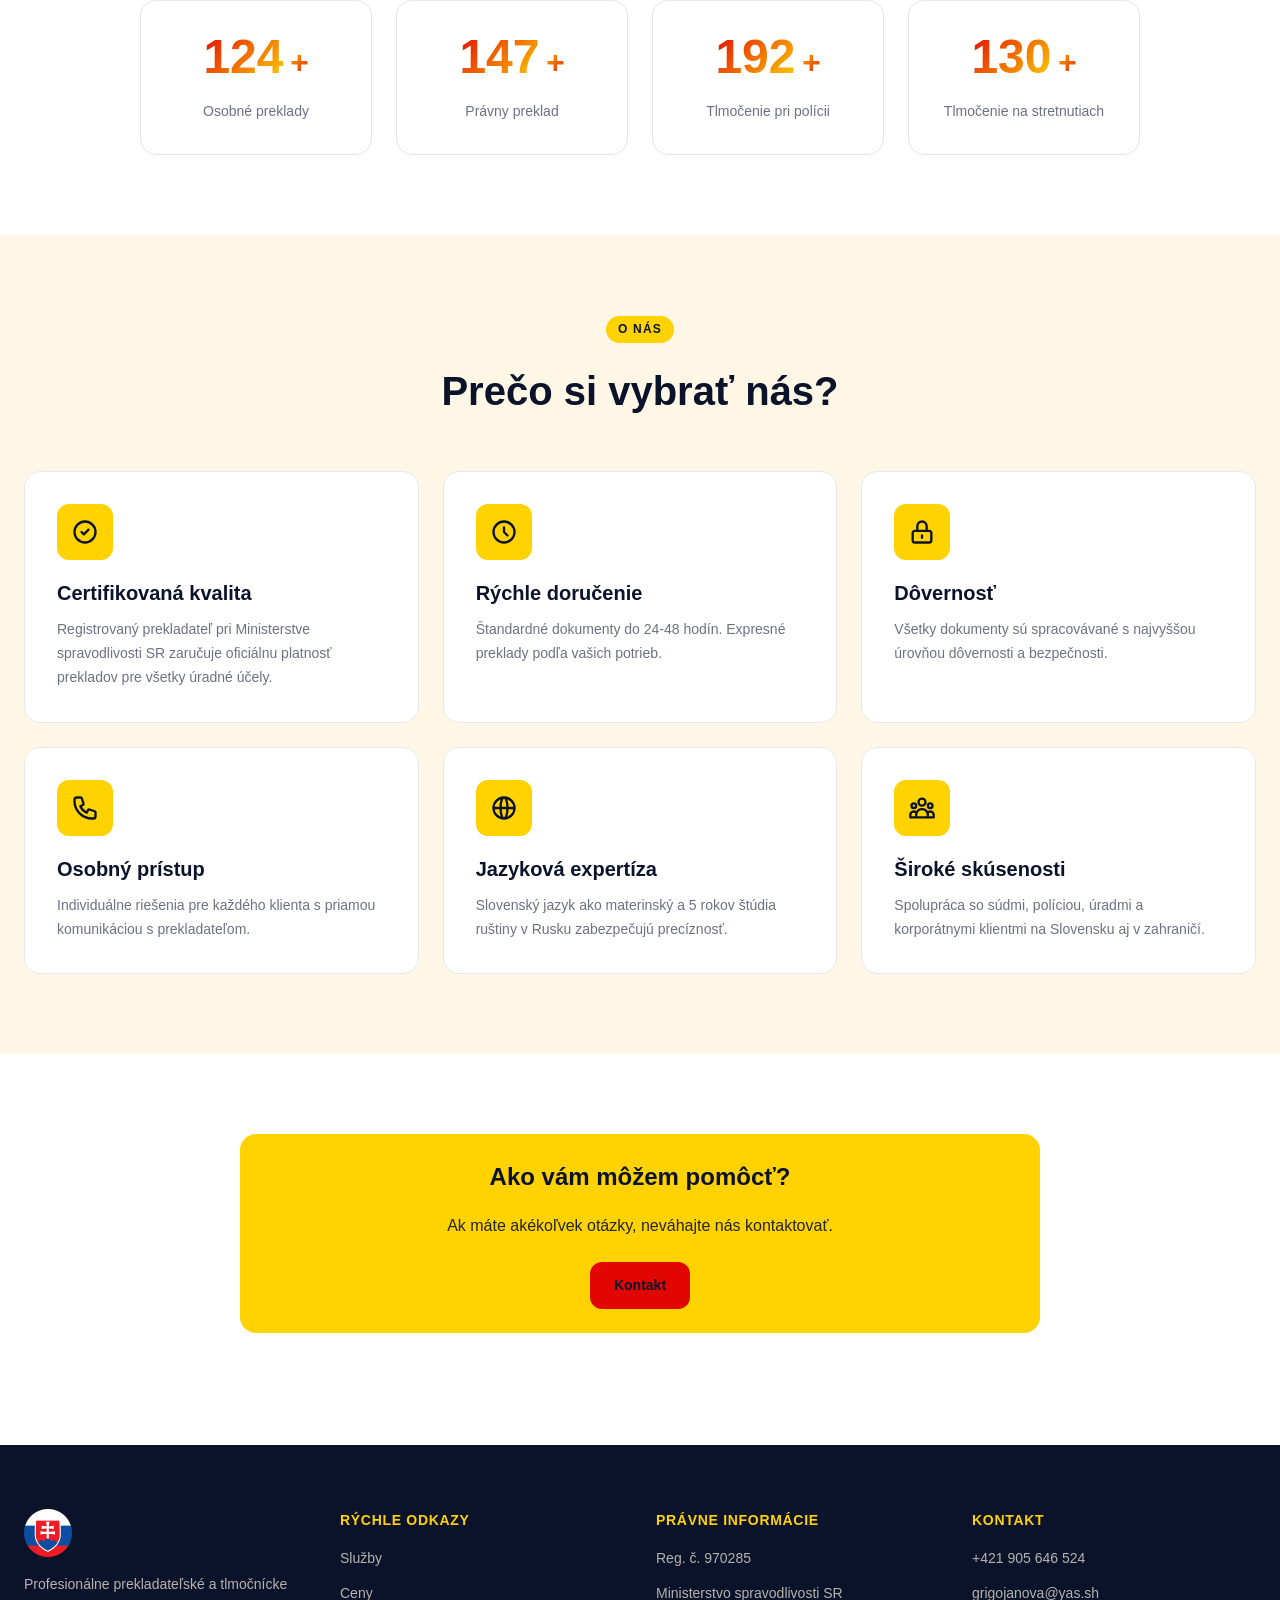
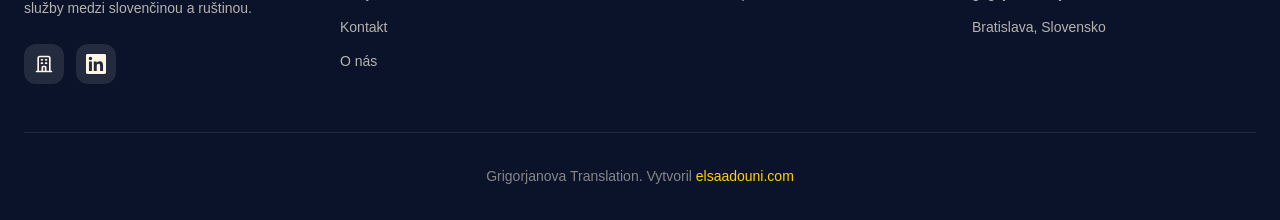
<file: about.html>
<!DOCTYPE html>
<html lang="sk" data-theme="light">
<head>
  <meta charset="UTF-8">
  <meta name="viewport" content="width=device-width, initial-scale=1.0">
  
  <!-- Primary Meta Tags -->
  <title>Tatjana Grigojanova PhD. | About - Slovak-Russian Translation Services</title>
  <meta name="title" content="Tatjana Grigojanova PhD. | About - Slovak-Russian Translation Services">
  <meta name="description" content="Meet Tatjana Grigojanova PhD. - certified translator registered with Ministry of Justice of Slovak Republic (#970285). 20+ years of Slovak-Russian translation experience.">
  <meta name="keywords" content="about translator, Tatjana Grigojanova, certified translator Slovakia, Slovak Russian translator, o prekladateľovi">
  <meta name="author" content="Tatjana Grigojanova PhD.">
  <meta name="robots" content="index, follow, max-image-preview:large, max-snippet:-1, max-video-preview:-1">
  <meta name="language" content="Slovak">
  <meta name="revisit-after" content="7 days">
  
  <!-- Canonical URL -->
  <link rel="canonical" href="https://grigojanova.yas.sh/about.html">
  
  <!-- Open Graph / Facebook -->
  <meta property="og:type" content="website">
  <meta property="og:url" content="https://grigojanova.yas.sh/about.html">
  <meta property="og:title" content="Tatjana Grigojanova PhD. | About - Translation Services">
  <meta property="og:description" content="Meet certified translator with 20+ years of Slovak-Russian translation experience.">
  <meta property="og:image" content="https://grigojanova.yas.sh/assets/images/logo.png">
  <meta property="og:locale" content="sk_SK">
  <meta property="og:locale:alternate" content="en_US">
  <meta property="og:locale:alternate" content="ru_RU">
  
  <!-- Twitter -->
  <meta property="twitter:card" content="summary_large_image">
  <meta property="twitter:url" content="https://grigojanova.yas.sh/about.html">
  <meta property="twitter:title" content="Tatjana Grigojanova PhD. | About Us">
  <meta property="twitter:description" content="Meet certified Slovak-Russian translator with 20+ years experience.">
  <meta property="twitter:image" content="https://grigojanova.yas.sh/assets/images/logo.png">
  
  <!-- Favicon -->
  <link rel="icon" type="image/png" href="assets/images/logo.png">
  <link rel="apple-touch-icon" href="assets/images/logo.png">
  
  <!-- Preconnect for Performance -->
  <link rel="preconnect" href="https://fonts.googleapis.com">
  <link rel="preconnect" href="https://fonts.gstatic.com" crossorigin>
  
  <!-- Fonts -->
  <link href="https://fonts.googleapis.com/css2?family=Inter:wght@400;500;600;700;800&display=swap" rel="stylesheet">
  
  <!-- Stylesheets -->
  <link rel="stylesheet" href="css/styles.css">
  <link rel="stylesheet" href="css/version1.css">
  <link rel="stylesheet" href="css/intro-loader.css">
  <link rel="stylesheet" href="css/page-border.css">
  <link rel="stylesheet" href="css/lang-flags.css">
  <link rel="stylesheet" href="css/style.css">
  
  <!-- Security Headers Meta -->
  <!-- NOTE: X-Frame-Options, HSTS, and frame-ancestors should be set in nginx headers -->
  <meta http-equiv="Content-Security-Policy" content="default-src 'self'; script-src 'self' 'unsafe-inline'; style-src 'self' https://fonts.googleapis.com 'unsafe-inline'; font-src 'self' https://fonts.gstatic.com; img-src 'self' data: blob: https:; connect-src 'self'; object-src 'none'; base-uri 'self';">
  <meta http-equiv="X-Content-Type-Options" content="nosniff">
  <meta http-equiv="X-XSS-Protection" content="1; mode=block">
  <meta http-equiv="Referrer-Policy" content="strict-origin-when-cross-origin">
  <meta http-equiv="Permissions-Policy" content="geolocation=(), microphone=(), camera=(), payment=(), usb=(), magnetometer=(), gyroscope=(), accelerometer=(), autoplay=(), encrypted-media=(), fullscreen=(self), picture-in-picture=(), publickey-credentials-get=(), screen-wake-lock=(), sync-xhr=(), web-share=(), xr-spatial-tracking=()">
  
  <!-- Breadcrumb Structured Data -->
  <script type="application/ld+json">
  {
    "@context": "https://schema.org",
    "@type": "BreadcrumbList",
    "itemListElement": [{
      "@type": "ListItem",
      "position": 1,
      "name": "Home",
      "item": "https://grigojanova.yas.sh/"
    },{
      "@type": "ListItem",
      "position": 2,
      "name": "About",
      "item": "https://grigojanova.yas.sh/about.html"
    }]
  }
  </script>
  
  <!-- Turnstile Script -->
</head>
<body>
  <!-- Intro Loader -->
  <div class="intro-loader" id="introLoader">
    <div class="intro-loader-logo">
      <div class="intro-loader-ring"></div>
      <div class="intro-loader-ring"></div>
      <img src="assets/images/logo.png" alt="Tatjana Grigojanova">
    </div>
    <div class="intro-loader-text">Tatjana Grigojanova</div>
    <div class="intro-loader-subtext">Prekladateľské Služby</div>
    <div class="intro-loader-bar">
      <div class="intro-loader-progress"></div>
    </div>
  </div>

  <!-- Rotating Page Border -->
  <div class="page-border-top"></div><div class="page-border-bottom"></div><div class="page-border-left"></div><div class="page-border-right"></div>

  <a href="#main-content" class="skip-link" data-i18n="nav.skipToContent">Preskočiť na obsah</a>
  
  <!-- Header -->
  <header class="header" role="banner">
    <div class="container header-inner">
      <a href="index.html" class="logo" aria-label="Tatjana Grigojanova PhD. - Home">
        <img src="assets/images/logo.png" alt="">
        <span class="logo-text">Tatjana Grigojanova<span data-i18n="hero.badge">PhD.</span></span>
      </a>
      
      <nav class="nav" role="navigation" aria-label="Main navigation">
        <a href="index.html" data-i18n="nav.home">Domov</a>
        <a href="about.html" class="active" data-i18n="nav.about" aria-current="page">O nás</a>
        <a href="services.html" data-i18n="nav.services">Služby</a>
        <a href="pricing.html" data-i18n="nav.pricing">Ceny</a>
        <a href="contact.html" data-i18n="nav.contact">Kontakt</a>
      </nav>
      
      <div class="header-actions">
        <div class="lang-switcher" role="group" aria-label="Language switcher">
  <button class="lang-btn active" data-lang="sk" onclick="setLanguage('sk')" aria-label="Slovenčina">
    <img src="assets/images/flag-sk.png" alt="Slovak" class="lang-flag">
    <span class="lang-code">SK</span>
  </button>
  <button class="lang-btn" data-lang="en" onclick="setLanguage('en')" aria-label="English">
    <img src="assets/images/flag-gb.png" alt="English" class="lang-flag">
    <span class="lang-code">EN</span>
  </button>
  <button class="lang-btn" data-lang="ru" onclick="setLanguage('ru')" aria-label="Русский">
    <img src="assets/images/flag-ru.png" alt="Russian" class="lang-flag">
    <span class="lang-code">RU</span>
  </button>
</div>
        <button class="theme-toggle" onclick="toggleTheme()" aria-label="Toggle dark mode">
          <svg class="sun-icon" fill="none" viewBox="0 0 24 24" stroke="currentColor"><path stroke-linecap="round" stroke-linejoin="round" stroke-width="2" d="M12 3v1m0 16v1m9-9h-1M4 12H3m15.364 6.364l-.707-.707M6.343 6.343l-.707-.707m12.728 0l-.707.707M6.343 17.657l-.707.707M16 12a4 4 0 11-8 0 4 4 0 018 0z"/></svg>
          <svg class="moon-icon" fill="none" viewBox="0 0 24 24" stroke="currentColor"><path stroke-linecap="round" stroke-linejoin="round" stroke-width="2" d="M20.354 15.354A9 9 0 018.646 3.646 9.003 9.003 0 0012 21a9.003 9.003 0 008.354-5.646z"/></svg>
        </button>
        <a href="contact.html" class="btn btn-primary btn-cta" data-i18n="nav.cta">Kontaktujte nás</a>
        <button class="menu-toggle" aria-label="Menu" aria-expanded="false" aria-controls="mobile-menu">
          <svg width="24" height="24" fill="none" viewBox="0 0 24 24" stroke="currentColor"><path stroke-linecap="round" stroke-linejoin="round" stroke-width="2" d="M4 6h16M4 12h16M4 18h16"/></svg>
        </button>
      </div>
    </div>
  </header>

  <!-- Mobile Menu -->
  <div class="mobile-menu-backdrop" aria-hidden="true"></div>
  <div class="mobile-menu" id="mobile-menu" role="dialog" aria-label="Mobile navigation" aria-hidden="true">
    <div class="mobile-menu-inner">
      <nav class="mobile-nav">
        <a href="index.html" data-i18n="nav.home">Domov</a>
        <a href="about.html" class="active" data-i18n="nav.about">O nás</a>
        <a href="services.html" data-i18n="nav.services">Služby</a>
        <a href="pricing.html" data-i18n="nav.pricing">Ceny</a>
        <a href="contact.html" data-i18n="nav.contact">Kontakt</a>
      </nav>
      <div class="mobile-lang-switcher">
  <button class="lang-btn active" data-lang="sk" onclick="setLanguage('sk')">
    <img src="assets/images/flag-sk.png" alt="Slovak" class="lang-flag">
    <span>Slovenčina</span>
  </button>
  <button class="lang-btn" data-lang="en" onclick="setLanguage('en')">
    <img src="assets/images/flag-gb.png" alt="English" class="lang-flag">
    <span>English</span>
  </button>
  <button class="lang-btn" data-lang="ru" onclick="setLanguage('ru')">
    <img src="assets/images/flag-ru.png" alt="Russian" class="lang-flag">
    <span>Русский</span>
  </button>
</div>
    </div>
  </div>

  <main id="main-content">
    <!-- About Hero -->
    <section class="hero" aria-labelledby="about-hero-title">
      <div class="hero-bg" aria-hidden="true"></div>
      <div class="container hero-inner">
        <div class="hero-content">
          <div class="hero-badge">
            <svg width="16" height="16" fill="none" viewBox="0 0 24 24" stroke="currentColor" aria-hidden="true">
              <path stroke-linecap="round" stroke-linejoin="round" stroke-width="2" d="M9 12l2 2 4-4M7.835 4.697a3.42 3.42 0 001.946-.806 3.42 3.42 0 014.438 0 3.42 3.42 0 001.946.806 3.42 3.42 0 013.138 3.138 3.42 3.42 0 00.806 1.946 3.42 3.42 0 010 4.438 3.42 3.42 0 00-.806 1.946 3.42 3.42 0 01-3.138 3.138 3.42 3.42 0 00-1.946.806 3.42 3.42 0 01-4.438 0 3.42 3.42 0 00-1.946-.806 3.42 3.42 0 01-3.138-3.138 3.42 3.42 0 00-.806-1.946 3.42 3.42 0 010-4.438 3.42 3.42 0 00.806-1.946 3.42 3.42 0 013.138-3.138z"/>
            </svg>
            <span data-i18n="about.label">O NÁS</span>
          </div>
          <h1 class="hero-title" id="about-hero-title" data-i18n="about.title">
            Váš dôveryhodný partner pre certifikované prekladateľské služby
          </h1>
          <p class="hero-desc" data-i18n="about.description1">
            S viac než dvadsaťročnou praxou sa špecializujem na poskytovanie prvotriednych prekladateľských a tlmočníckych služieb.
          </p>
          <div class="hero-actions">
            <a href="services.html" class="btn btn-primary" data-i18n="nav.services">Naše služby</a>
            <a href="contact.html" class="btn btn-outline" data-i18n="nav.contact">Kontaktujte nás</a>
          </div>
        </div>
        <div class="hero-visual" aria-hidden="true">
          <div class="logo-ring-container">
            <div class="logo-ring"></div>
            <div class="logo-ring"></div>
            <div class="logo-ring"></div>
            <div class="logo-center">
              <img src="assets/images/logo.png" alt="">
            </div>
          </div>
        </div>
      </div>
    </section>

    <!-- Profile Section -->
    <section class="section section-alt" aria-labelledby="profile-title">
      <div class="container">
        <div class="section-header">
          <span class="section-label" data-i18n="about.label">O NÁS</span>
          <h2 class="section-title" id="profile-title" data-i18n="about.title">Profesionálny prístup k jazykovým službám</h2>
        </div>
        
        <div class="about-content" style="max-width: 900px; margin: 0 auto;">
          <div class="about-text" style="margin-bottom: 2rem;">
            <p data-i18n="about.description1" style="font-size: 1.125rem; color: var(--text-muted); margin-bottom: 1.5rem; line-height: 1.8;">
              S viac než dvadsaťročnou praxou sa špecializujem na poskytovanie prvotriednych prekladateľských a tlmočníckych služieb medzi slovenským (materinský jazyk) a ruským (5 rokov štúdia v Rusku).
            </p>
            <p data-i18n="about.description2" style="font-size: 1.125rem; color: var(--text-muted); margin-bottom: 1.5rem; line-height: 1.8;">
              Ako registrovaný prekladateľ pri Ministerstve spravodlivosti Slovenskej republiky (Reg. č. 970285) ponúkam certifikované preklady právnych dokumentov.
            </p>
          </div>
          
          <div class="highlight-box">
            <p class="highlight-main" data-i18n="about.highlight">Registrovaný prekladateľ pri Ministerstve spravodlivosti Slovenskej republiky</p>
            <p class="highlight-sub" data-i18n="about.highlightSub">Registračné číslo: 970285</p>
          </div>
          
          <p data-i18n="about.description3" style="font-size: 1.125rem; color: var(--text-muted); text-align: center; margin-top: 2rem; line-height: 1.8;">
            Objavte rozdiel, ktorý odborné znalosti, profesionalita a hlboký rešpekt k vašim termínom môžu priniesť.
          </p>
        </div>
        
        <!-- Animated Stats Counter -->
        <div class="stats-counter-grid" style="margin-top: 4rem;">
          <div class="stat-counter-card">
            <div class="stat-counter-number" data-target="165">0</div>
            <div class="stat-counter-suffix">+</div>
            <div class="stat-counter-label" data-i18n="about.stats.personalTranslations">Personal Translations</div>
          </div>
          <div class="stat-counter-card">
            <div class="stat-counter-number" data-target="195">0</div>
            <div class="stat-counter-suffix">+</div>
            <div class="stat-counter-label" data-i18n="about.stats.legalTranslation">Legal Translation</div>
          </div>
          <div class="stat-counter-card">
            <div class="stat-counter-number" data-target="254">0</div>
            <div class="stat-counter-suffix">+</div>
            <div class="stat-counter-label" data-i18n="about.stats.policeInterpretation">Police Interpretation</div>
          </div>
          <div class="stat-counter-card">
            <div class="stat-counter-number" data-target="172">0</div>
            <div class="stat-counter-suffix">+</div>
            <div class="stat-counter-label" data-i18n="about.stats.meetingInterpretation">Meeting Interpretation</div>
          </div>
        </div>
      </div>
    </section>

    <!-- Expertise Section -->
    <section class="section" aria-labelledby="expertise-title">
      <div class="container">
        <div class="section-header">
          <span class="section-label" data-i18n="about.label">O NÁS</span>
          <h2 class="section-title" id="expertise-title" data-i18n="about.whyUsTitle">Prečo si vybrať nás?</h2>
        </div>
        
        <div class="cards-grid about-features-grid">
          <article class="card">
            <div class="card-icon" aria-hidden="true">
              <svg fill="none" viewBox="0 0 24 24" stroke="currentColor"><path stroke-linecap="round" stroke-linejoin="round" stroke-width="2" d="M9 12l2 2 4-4m6 2a9 9 0 11-18 0 9 9 0 0118 0z"/></svg>
            </div>
            <h3 class="card-title" data-i18n="about.features.quality.title">Certifikovaná kvalita</h3>
            <p class="card-text" data-i18n="about.features.quality.desc">Registrovaný prekladateľ pri Ministerstve spravodlivosti SR zaručuje oficiálnu platnosť prekladov pre všetky úradné účely.</p>
          </article>
          
          <article class="card">
            <div class="card-icon" aria-hidden="true">
              <svg fill="none" viewBox="0 0 24 24" stroke="currentColor"><path stroke-linecap="round" stroke-linejoin="round" stroke-width="2" d="M12 8v4l3 3m6-3a9 9 0 11-18 0 9 9 0 0118 0z"/></svg>
            </div>
            <h3 class="card-title" data-i18n="about.features.fast.title">Rýchle doručenie</h3>
            <p class="card-text" data-i18n="about.features.fast.desc">Štandardné dokumenty do 24-48 hodín. Expresné preklady podľa vašich potrieb.</p>
          </article>
          
          <article class="card">
            <div class="card-icon" aria-hidden="true">
              <svg fill="none" viewBox="0 0 24 24" stroke="currentColor"><path stroke-linecap="round" stroke-linejoin="round" stroke-width="2" d="M12 15v2m-6 4h12a2 2 0 002-2v-6a2 2 0 00-2-2H6a2 2 0 00-2 2v6a2 2 0 002 2zm10-10V7a4 4 0 00-8 0v4h8z"/></svg>
            </div>
            <h3 class="card-title" data-i18n="about.features.confidential.title">Dôvernosť</h3>
            <p class="card-text" data-i18n="about.features.confidential.desc">Všetky dokumenty sú spracovávané s najvyššou úrovňou dôvernosti a bezpečnosti.</p>
          </article>
          
          <article class="card">
            <div class="card-icon" aria-hidden="true">
              <svg fill="none" viewBox="0 0 24 24" stroke="currentColor"><path stroke-linecap="round" stroke-linejoin="round" stroke-width="2" d="M3 5a2 2 0 012-2h3.28a1 1 0 01.948.684l1.498 4.493a1 1 0 01-.502 1.21l-2.257 1.13a11.042 11.042 0 005.516 5.516l1.13-2.257a1 1 0 011.21-.502l4.493 1.498a1 1 0 01.684.949V19a2 2 0 01-2 2h-1C9.716 21 3 14.284 3 6V5z"/></svg>
            </div>
            <h3 class="card-title" data-i18n="about.features.personal.title">Osobný prístup</h3>
            <p class="card-text" data-i18n="about.features.personal.desc">Individuálne riešenia pre každého klienta s priamou komunikáciou s prekladateľom.</p>
          </article>
          
          <article class="card">
            <div class="card-icon" aria-hidden="true">
              <svg fill="none" viewBox="0 0 24 24" stroke="currentColor"><path stroke-linecap="round" stroke-linejoin="round" stroke-width="2" d="M21 12a9 9 0 01-9 9m9-9a9 9 0 00-9-9m9 9H3m9 9a9 9 0 01-9-9m9 9c1.657 0 3-4.03 3-9s-1.343-9-3-9m0 18c-1.657 0-3-4.03-3-9s1.343-9 3-9m-9 9a9 9 0 019-9"/></svg>
            </div>
            <h3 class="card-title" data-i18n="about.features.expertise.title">Jazyková expertíza</h3>
            <p class="card-text" data-i18n="about.features.expertise.desc">Slovenský jazyk ako materinský a 5 rokov štúdia ruštiny v Rusku zabezpečujú precíznosť.</p>
          </article>
          
          <article class="card">
            <div class="card-icon" aria-hidden="true">
              <svg fill="none" viewBox="0 0 24 24" stroke="currentColor"><path stroke-linecap="round" stroke-linejoin="round" stroke-width="2" d="M17 20h5v-2a3 3 0 00-5.356-1.857M17 20H7m10 0v-2c0-.656-.126-1.283-.356-1.857M7 20H2v-2a3 3 0 015.356-1.857M7 20v-2c0-.656.126-1.283.356-1.857m0 0a5.002 5.002 0 019.288 0M15 7a3 3 0 11-6 0 3 3 0 016 0zm6 3a2 2 0 11-4 0 2 2 0 014 0zM7 10a2 2 0 11-4 0 2 2 0 014 0z"/></svg>
            </div>
            <h3 class="card-title" data-i18n="about.features.experience.title">Široké skúsenosti</h3>
            <p class="card-text" data-i18n="about.features.experience.desc">Spolupráca so súdmi, políciou, úradmi a korporátnymi klientmi na Slovensku aj v zahraničí.</p>
          </article>
        </div>
      </div>
    </section>

    <!-- CTA Section -->
    <section class="section section-alt" aria-labelledby="cta-title">
      <div class="container">
        <div class="highlight-box" style="max-width: 800px;">
          <h2 id="cta-title" style="margin-bottom: 1rem;" data-i18n="contact.title">Ako vám môžem pomôcť?</h2>
          <p style="margin-bottom: 1.5rem; opacity: 0.9;" data-i18n="contact.subtitle">Ak máte akékoľvek otázky, neváhajte nás kontaktovať.</p>
          <a href="contact.html" class="btn btn-secondary" style="background: var(--secondary); color: var(--white);" data-i18n="nav.contact">Kontaktujte nás</a>
        </div>
      </div>
    </section>
  </main>

  <!-- Footer -->
  <footer class="footer" role="contentinfo">
    <div class="container">
      <div class="footer-grid">
        <div class="footer-brand">
          <a href="index.html" class="footer-logo" aria-label="Home">
            <img src="assets/images/logo.png" alt="">
          </a>
          <p class="footer-desc" data-i18n="footer.description">Profesionálne prekladateľské a tlmočnícke služby medzi slovenčinou a ruštinou.</p>
          <div class="footer-social">
            <a href="https://www.justice.gov.sk/registre/prekladatelia/prekladatel_10651" target="_blank" rel="noopener noreferrer" aria-label="Justice Registry">
              <svg fill="none" viewBox="0 0 24 24" stroke="currentColor" width="20" height="20"><path stroke-linecap="round" stroke-linejoin="round" stroke-width="2" d="M19 21V5a2 2 0 00-2-2H7a2 2 0 00-2 2v16m14 0h2m-2 0h-5m-9 0H3m2 0h5M9 7h1m-1 4h1m4-4h1m-1 4h1m-5 10v-5a1 1 0 011-1h2a1 1 0 011 1v5m-4 0h4"/></svg>
            </a>
            <a href="https://www.linkedin.com/in/tatiana-grigorjanova-b9baa656/" target="_blank" rel="noopener noreferrer" aria-label="LinkedIn">
              <svg fill="currentColor" viewBox="0 0 24 24" width="20" height="20"><path d="M20.447 20.452h-3.554v-5.569c0-1.328-.027-3.037-1.852-3.037-1.853 0-2.136 1.445-2.136 2.939v5.667H9.351V9h3.414v1.561h.046c.477-.9 1.637-1.85 3.37-1.85 3.601 0 4.267 2.37 4.267 5.455v6.286zM5.337 7.433c-1.144 0-2.063-.926-2.063-2.065 0-1.138.92-2.063 2.063-2.063 1.14 0 2.064.925 2.064 2.063 0 1.139-.925 2.065-2.064 2.065zm1.782 13.019H3.555V9h3.564v11.452zM22.225 0H1.771C.792 0 0 .774 0 1.729v20.542C0 23.227.792 24 1.771 24h20.451C23.2 24 24 23.227 24 22.271V1.729C24 .774 23.2 0 22.222 0h.003z"/></svg>
            </a>
          </div>
        </div>
        <div>
          <h4 class="footer-title" data-i18n="footer.quickLinks">Rýchle odkazy</h4>
          <div class="footer-links">
            <a href="services.html" data-i18n="nav.services">Služby</a>
            <a href="pricing.html" data-i18n="nav.pricing">Ceny</a>
            <a href="contact.html" data-i18n="nav.contact">Kontakt</a>
            <a href="about.html" data-i18n="nav.about">O nás</a>
          </div>
        </div>
        <div>
          <h4 class="footer-title" data-i18n="footer.legalInfo">Právne informácie</h4>
          <div class="footer-links">
            <span>Reg. č. 970285</span>
            <span>Ministerstvo spravodlivosti SR</span>
          </div>
        </div>
        <div>
          <h4 class="footer-title" data-i18n="nav.contact">Kontakt</h4>
          <div class="footer-links">
            <a href="tel:+421905646524">+421 905 646 524</a>
            <a href="mailto:grigojanova@yas.sh">grigojanova@yas.sh</a>
            <span>Bratislava, Slovensko</span>
          </div>
        </div>
      </div>
      <div class="footer-bottom">
        <p class="footer-copyright">
          <span data-i18n="footer.copyright">Grigorjanova Translation. Vytvoril</span>
          <a href="https://www.elsaadouni.com" target="_blank" rel="noopener noreferrer">elsaadouni.com</a>
        </p>
      </div>
    </div>
  </footer>

  <!-- Help Bot -->
  <div class="bot-container">
    <button class="bot-toggle" id="botToggle" aria-label="Open chat assistant" aria-expanded="false" aria-controls="botPanel">
      <svg class="bot-icon-open" fill="none" viewBox="0 0 24 24" stroke="currentColor">
        <path stroke-linecap="round" stroke-linejoin="round" stroke-width="2" d="M8 10h.01M12 10h.01M16 10h.01M9 16H5a2 2 0 01-2-2V6a2 2 0 012-2h14a2 2 0 012 2v8a2 2 0 01-2 2h-5l-5 5v-5z"/>
      </svg>
      <svg class="bot-icon-close" fill="none" viewBox="0 0 24 24" stroke="currentColor">
        <path stroke-linecap="round" stroke-linejoin="round" stroke-width="2" d="M6 18L18 6M6 6l12 12"/>
      </svg>
      <span class="bot-label" data-i18n="bot.toggleLabel">Pomocník</span>
    </button>
    
    <div class="bot-panel" id="botPanel" role="dialog" aria-label="Chat assistant" aria-hidden="true">
      <div class="bot-header">
        <div class="bot-avatar">
          <img src="assets/images/logo.png" alt="">
        </div>
        <div class="bot-info">
          <h4 class="bot-title" data-i18n="bot.title">Digitálny asistent</h4>
          <p class="bot-subtitle" data-i18n="bot.subtitle">Spýtajte sa na ceny, služby alebo postup</p>
        </div>
        <button class="bot-close" id="botClose" aria-label="Close chat">
          <svg fill="none" viewBox="0 0 24 24" stroke="currentColor"><path stroke-linecap="round" stroke-linejoin="round" stroke-width="2" d="M6 18L18 6M6 6l12 12"/></svg>
        </button>
      </div>
      <div class="bot-messages" id="botMessages" role="log" aria-live="polite" aria-atomic="false">
        <!-- Populated by JS -->
      </div>
      <div class="bot-input-container">
        <input type="text" class="bot-input" id="botInput" data-i18n-attr="placeholder" data-i18n="bot.placeholder" aria-label="Message">
        <button class="bot-send" id="botSend" aria-label="Send message">
          <svg fill="none" viewBox="0 0 24 24" stroke="currentColor"><path stroke-linecap="round" stroke-linejoin="round" stroke-width="2" d="M12 19l9 2-9-18-9 18 9-2zm0 0v-8"/></svg>
        </button>
      </div>
    </div>
  </div>

  <script src="js/translations.js"></script>
  <script src="js/app.js"></script>

  <script>
    // Intro Loader - Hide after 2 seconds
    (function() {
      const loader = document.getElementById('introLoader');
      if (loader) {
        setTimeout(function() {
          loader.classList.add('hidden');
        }, 800);
      }
    })();
  </script>
</body>
</html>
</file>
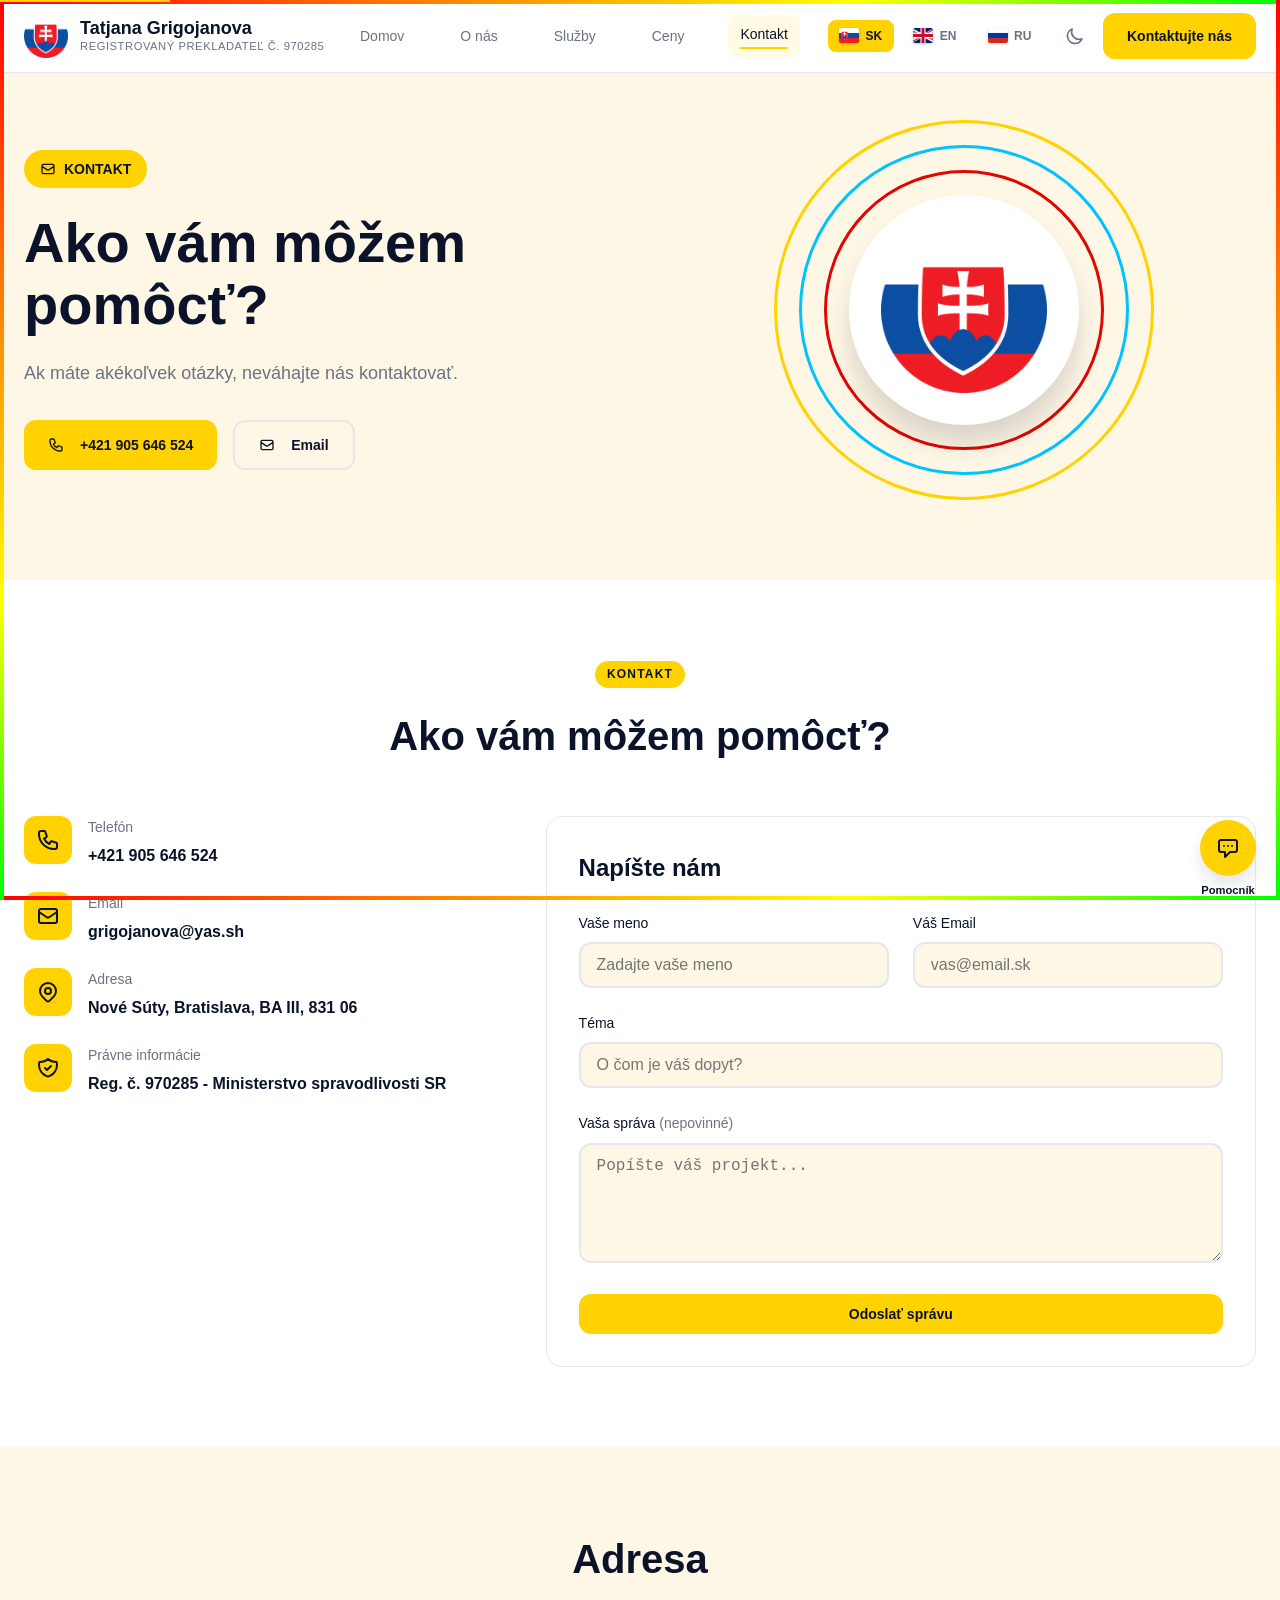
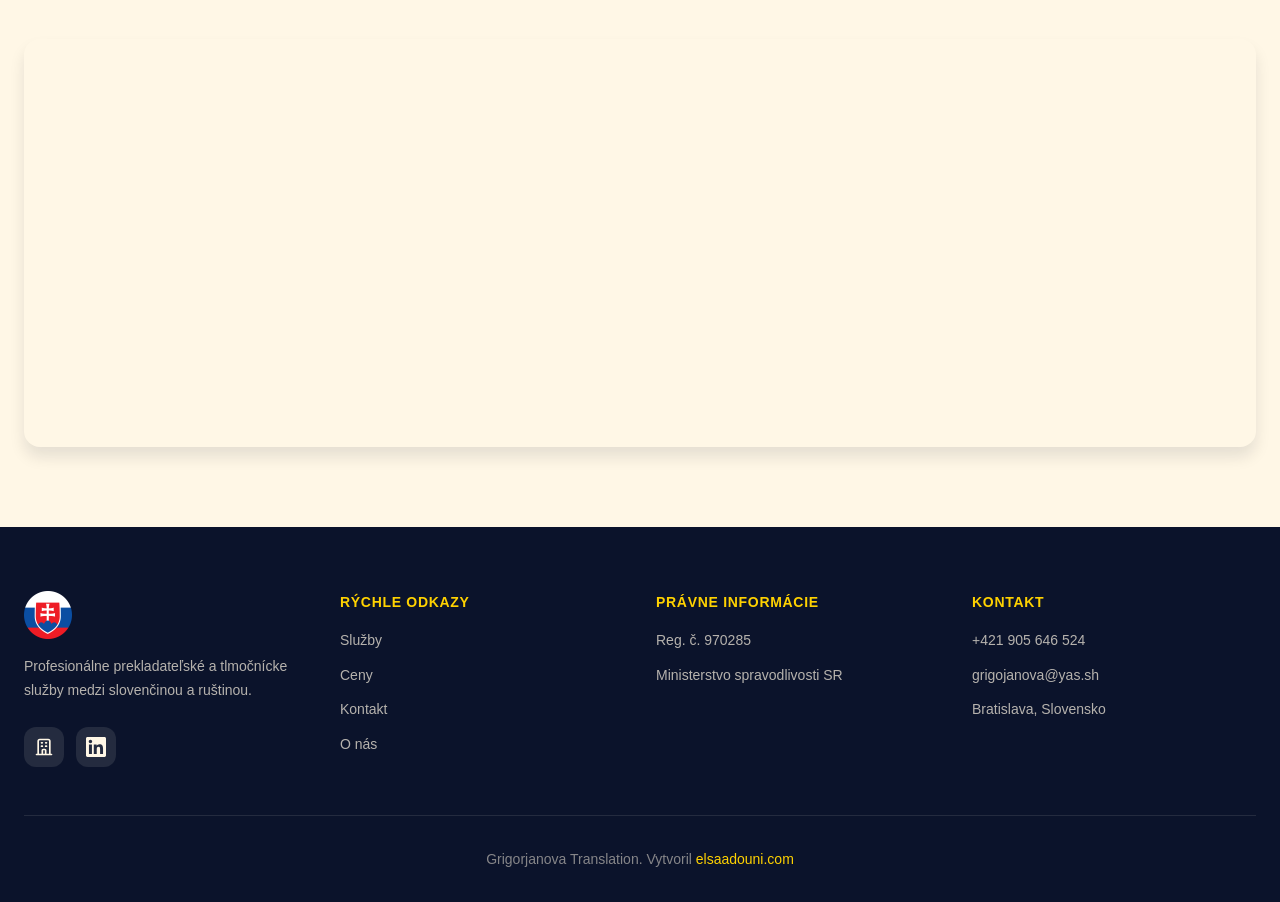
<file: contact.html>
<!DOCTYPE html>
<html lang="sk" data-theme="light">
<head>
  <meta charset="UTF-8">
  <meta name="viewport" content="width=device-width, initial-scale=1.0">
  
  <!-- Primary Meta Tags -->
  <title>Tatjana Grigojanova PhD. | Contact - Slovak-Russian Translation Services</title>
  <meta name="title" content="Tatjana Grigojanova PhD. | Contact - Slovak-Russian Translation Services">
  <meta name="description" content="Contact certified translator Tatjana Grigojanova PhD. for professional Slovak-Russian translation services. Phone, email, or contact form. Ministry of Justice registered (#970285).">
  <meta name="keywords" content="contact translator, Slovak Russian translation, certified translator, Tatjana Grigojanova, kontakt prekladateľ">
  <meta name="author" content="Tatjana Grigojanova PhD.">
  <meta name="robots" content="index, follow, max-image-preview:large, max-snippet:-1, max-video-preview:-1">
  <meta name="language" content="Slovak">
  <meta name="revisit-after" content="7 days">
  
  <!-- Canonical URL -->
  <link rel="canonical" href="https://grigojanova.yas.sh/contact.html">
  
  <!-- Open Graph / Facebook -->
  <meta property="og:type" content="website">
  <meta property="og:url" content="https://grigojanova.yas.sh/contact.html">
  <meta property="og:title" content="Tatjana Grigojanova PhD. | Contact - Translation Services">
  <meta property="og:description" content="Contact certified translator for professional Slovak-Russian translation services.">
  <meta property="og:image" content="https://grigojanova.yas.sh/assets/images/logo.png">
  <meta property="og:locale" content="sk_SK">
  <meta property="og:locale:alternate" content="en_US">
  <meta property="og:locale:alternate" content="ru_RU">
  
  <!-- Twitter -->
  <meta property="twitter:card" content="summary_large_image">
  <meta property="twitter:url" content="https://grigojanova.yas.sh/contact.html">
  <meta property="twitter:title" content="Tatjana Grigojanova PhD. | Contact Us">
  <meta property="twitter:description" content="Contact certified translator for Slovak-Russian translation services.">
  <meta property="twitter:image" content="https://grigojanova.yas.sh/assets/images/logo.png">
  
  <!-- Favicon -->
  <link rel="icon" type="image/png" href="assets/images/logo.png">
  <link rel="apple-touch-icon" href="assets/images/logo.png">
  
  <!-- Preconnect for Performance -->
  <link rel="preconnect" href="https://fonts.googleapis.com">
  <link rel="preconnect" href="https://fonts.gstatic.com" crossorigin>
  <link rel="dns-prefetch" href="https://challenges.cloudflare.com">
  
  <!-- Fonts -->
  <link href="https://fonts.googleapis.com/css2?family=Inter:wght@400;500;600;700;800&display=swap" rel="stylesheet">
  
  <!-- Stylesheets -->
  <link rel="stylesheet" href="css/styles.css">
  <link rel="stylesheet" href="css/version1.css">
  <link rel="stylesheet" href="css/intro-loader.css">
  <link rel="stylesheet" href="css/page-border.css">
  <link rel="stylesheet" href="css/lang-flags.css">
  <link rel="stylesheet" href="css/style.css">
  
  <!-- Security Headers Meta -->
  <!-- NOTE: X-Frame-Options, HSTS, and frame-ancestors should be set in nginx headers -->
  <meta http-equiv="Content-Security-Policy" content="default-src 'self'; script-src 'self' https://challenges.cloudflare.com 'unsafe-inline'; style-src 'self' https://fonts.googleapis.com 'unsafe-inline'; font-src 'self' https://fonts.gstatic.com; img-src 'self' data: blob: https:; connect-src 'self' https://n8n.elsaadouni.com; frame-src https://challenges.cloudflare.com; media-src 'self'; object-src 'none'; base-uri 'self'; form-action 'self';">
  <meta http-equiv="X-Content-Type-Options" content="nosniff">
  <meta http-equiv="X-XSS-Protection" content="1; mode=block">
  <meta http-equiv="Referrer-Policy" content="strict-origin-when-cross-origin">
  <meta http-equiv="Permissions-Policy" content="geolocation=(), microphone=(), camera=(), payment=(), usb=(), magnetometer=(), gyroscope=(), accelerometer=(), autoplay=(), encrypted-media=(), fullscreen=(self), picture-in-picture=(), publickey-credentials-get=(), screen-wake-lock=(), sync-xhr=(), web-share=(), xr-spatial-tracking=()">
  
  <!-- Breadcrumb Structured Data -->
  <script type="application/ld+json">
  {
    "@context": "https://schema.org",
    "@type": "BreadcrumbList",
    "itemListElement": [{
      "@type": "ListItem",
      "position": 1,
      "name": "Home",
      "item": "https://grigojanova.yas.sh/"
    },{
      "@type": "ListItem",
      "position": 2,
      "name": "Contact",
      "item": "https://grigojanova.yas.sh/contact.html"
    }]
  }
  </script>
  
  <!-- Turnstile Script -->
  <script src="https://challenges.cloudflare.com/turnstile/v0/api.js" async defer></script>
</head>
<body>
  <!-- Intro Loader -->
  <div class="intro-loader" id="introLoader">
    <div class="intro-loader-logo">
      <div class="intro-loader-ring"></div>
      <div class="intro-loader-ring"></div>
      <img src="assets/images/logo.png" alt="Tatjana Grigojanova">
    </div>
    <div class="intro-loader-text">Tatjana Grigojanova</div>
    <div class="intro-loader-subtext">Prekladateľské Služby</div>
    <div class="intro-loader-bar">
      <div class="intro-loader-progress"></div>
    </div>
  </div>

  <!-- Rotating Page Border -->
  <div class="page-border-top"></div><div class="page-border-bottom"></div><div class="page-border-left"></div><div class="page-border-right"></div>

  <a href="#main-content" class="skip-link" data-i18n="nav.skipToContent">Preskočiť na obsah</a>
  
  <!-- Header -->
  <header class="header" role="banner">
    <div class="container header-inner">
      <a href="index.html" class="logo" aria-label="Tatjana Grigojanova PhD. - Home">
        <img src="assets/images/logo.png" alt="">
        <span class="logo-text">Tatjana Grigojanova<span data-i18n="hero.badge">PhD.</span></span>
      </a>
      
      <nav class="nav" role="navigation" aria-label="Main navigation">
        <a href="index.html" data-i18n="nav.home">Domov</a>
        <a href="about.html" data-i18n="nav.about">O nás</a>
        <a href="services.html" data-i18n="nav.services">Služby</a>
        <a href="pricing.html" data-i18n="nav.pricing">Ceny</a>
        <a href="contact.html" class="active" data-i18n="nav.contact" aria-current="page">Kontakt</a>
      </nav>
      
      <div class="header-actions">
        <div class="lang-switcher" role="group" aria-label="Language switcher">
  <button class="lang-btn active" data-lang="sk" onclick="setLanguage('sk')" aria-label="Slovenčina">
    <img src="assets/images/flag-sk.png" alt="Slovak" class="lang-flag">
    <span class="lang-code">SK</span>
  </button>
  <button class="lang-btn" data-lang="en" onclick="setLanguage('en')" aria-label="English">
    <img src="assets/images/flag-gb.png" alt="English" class="lang-flag">
    <span class="lang-code">EN</span>
  </button>
  <button class="lang-btn" data-lang="ru" onclick="setLanguage('ru')" aria-label="Русский">
    <img src="assets/images/flag-ru.png" alt="Russian" class="lang-flag">
    <span class="lang-code">RU</span>
  </button>
</div>
        <button class="theme-toggle" onclick="toggleTheme()" aria-label="Toggle dark mode">
          <svg class="sun-icon" fill="none" viewBox="0 0 24 24" stroke="currentColor"><path stroke-linecap="round" stroke-linejoin="round" stroke-width="2" d="M12 3v1m0 16v1m9-9h-1M4 12H3m15.364 6.364l-.707-.707M6.343 6.343l-.707-.707m12.728 0l-.707.707M6.343 17.657l-.707.707M16 12a4 4 0 11-8 0 4 4 0 018 0z"/></svg>
          <svg class="moon-icon" fill="none" viewBox="0 0 24 24" stroke="currentColor"><path stroke-linecap="round" stroke-linejoin="round" stroke-width="2" d="M20.354 15.354A9 9 0 018.646 3.646 9.003 9.003 0 0012 21a9.003 9.003 0 008.354-5.646z"/></svg>
        </button>
        <a href="contact.html" class="btn btn-primary btn-cta" data-i18n="nav.cta">Kontaktujte nás</a>
        <button class="menu-toggle" aria-label="Menu" aria-expanded="false" aria-controls="mobile-menu">
          <svg width="24" height="24" fill="none" viewBox="0 0 24 24" stroke="currentColor"><path stroke-linecap="round" stroke-linejoin="round" stroke-width="2" d="M4 6h16M4 12h16M4 18h16"/></svg>
        </button>
      </div>
    </div>
  </header>

  <!-- Mobile Menu -->
  <div class="mobile-menu-backdrop" aria-hidden="true"></div>
  <div class="mobile-menu" id="mobile-menu" role="dialog" aria-label="Mobile navigation" aria-hidden="true">
    <div class="mobile-menu-inner">
      <nav class="mobile-nav">
        <a href="index.html" data-i18n="nav.home">Domov</a>
        <a href="about.html" data-i18n="nav.about">O nás</a>
        <a href="services.html" data-i18n="nav.services">Služby</a>
        <a href="pricing.html" data-i18n="nav.pricing">Ceny</a>
        <a href="contact.html" class="active" data-i18n="nav.contact">Kontakt</a>
      </nav>
      <div class="mobile-lang-switcher">
  <button class="lang-btn active" data-lang="sk" onclick="setLanguage('sk')">
    <img src="assets/images/flag-sk.png" alt="Slovak" class="lang-flag">
    <span>Slovenčina</span>
  </button>
  <button class="lang-btn" data-lang="en" onclick="setLanguage('en')">
    <img src="assets/images/flag-gb.png" alt="English" class="lang-flag">
    <span>English</span>
  </button>
  <button class="lang-btn" data-lang="ru" onclick="setLanguage('ru')">
    <img src="assets/images/flag-ru.png" alt="Russian" class="lang-flag">
    <span>Русский</span>
  </button>
</div>
    </div>
  </div>

  <main id="main-content">
    <!-- Contact Hero -->
    <section class="hero" aria-labelledby="contact-hero-title">
      <div class="hero-bg" aria-hidden="true"></div>
      <div class="container hero-inner">
        <div class="hero-content">
          <div class="hero-badge">
            <svg width="16" height="16" fill="none" viewBox="0 0 24 24" stroke="currentColor" aria-hidden="true">
              <path stroke-linecap="round" stroke-linejoin="round" stroke-width="2" d="M3 8l7.89 5.26a2 2 0 002.22 0L21 8M5 19h14a2 2 0 002-2V7a2 2 0 00-2-2H5a2 2 0 00-2 2v10a2 2 0 002 2z"/>
            </svg>
            <span data-i18n="contact.label">KONTAKT</span>
          </div>
          <h1 class="hero-title" id="contact-hero-title" data-i18n="contact.title">
            Ako vám môžem pomôcť?
          </h1>
          <p class="hero-desc" data-i18n="contact.subtitle">
            Ak máte akékoľvek otázky, neváhajte nás kontaktovať. Sme tu pre vás 24/7.
          </p>
          <div class="hero-actions">
            <a href="tel:+421905646524" class="btn btn-primary">
              <svg width="16" height="16" fill="none" viewBox="0 0 24 24" stroke="currentColor" style="margin-right: 0.5rem;"><path stroke-linecap="round" stroke-linejoin="round" stroke-width="2" d="M3 5a2 2 0 012-2h3.28a1 1 0 01.948.684l1.498 4.493a1 1 0 01-.502 1.21l-2.257 1.13a11.042 11.042 0 005.516 5.516l1.13-2.257a1 1 0 011.21-.502l4.493 1.498a1 1 0 01.684.949V19a2 2 0 01-2 2h-1C9.716 21 3 14.284 3 6V5z"/></svg>
              <span>+421 905 646 524</span>
            </a>
            <a href="mailto:grigojanova@yas.sh" class="btn btn-outline">
              <svg width="16" height="16" fill="none" viewBox="0 0 24 24" stroke="currentColor" style="margin-right: 0.5rem;"><path stroke-linecap="round" stroke-linejoin="round" stroke-width="2" d="M3 8l7.89 5.26a2 2 0 002.22 0L21 8M5 19h14a2 2 0 002-2V7a2 2 0 00-2-2H5a2 2 0 00-2 2v10a2 2 0 002 2z"/></svg>
              <span>Email</span>
            </a>
          </div>
        </div>
        <div class="hero-visual" aria-hidden="true">
          <div class="logo-ring-container">
            <div class="logo-ring"></div>
            <div class="logo-ring"></div>
            <div class="logo-ring"></div>
            <div class="logo-center">
              <img src="assets/images/logo.png" alt="">
            </div>
          </div>
        </div>
      </div>
    </section>

    <!-- Contact Section -->
    <section class="section section-alt" id="contact" aria-labelledby="contact-section-title">
      <div class="container">
        <div class="section-header">
          <span class="section-label" data-i18n="contact.label">KONTAKT</span>
          <h2 class="section-title" id="contact-section-title" data-i18n="contact.title">Spojte sa s nami</h2>
        </div>
        
        <div class="contact-grid">
          <div class="contact-info">
            <div class="contact-info-item">
              <div class="contact-info-icon" aria-hidden="true">
                <svg fill="none" viewBox="0 0 24 24" stroke="currentColor"><path stroke-linecap="round" stroke-linejoin="round" stroke-width="2" d="M3 5a2 2 0 012-2h3.28a1 1 0 01.948.684l1.498 4.493a1 1 0 01-.502 1.21l-2.257 1.13a11.042 11.042 0 005.516 5.516l1.13-2.257a1 1 0 011.21-.502l4.493 1.498a1 1 0 01.684.949V19a2 2 0 01-2 2h-1C9.716 21 3 14.284 3 6V5z"/></svg>
              </div>
              <div>
                <p class="contact-info-label" data-i18n="contact.info.phone">Telefón</p>
                <p class="contact-info-value"><a href="tel:+421905646524">+421 905 646 524</a></p>
              </div>
            </div>
            <div class="contact-info-item">
              <div class="contact-info-icon" aria-hidden="true">
                <svg fill="none" viewBox="0 0 24 24" stroke="currentColor"><path stroke-linecap="round" stroke-linejoin="round" stroke-width="2" d="M3 8l7.89 5.26a2 2 0 002.22 0L21 8M5 19h14a2 2 0 002-2V7a2 2 0 00-2-2H5a2 2 0 00-2 2v10a2 2 0 002 2z"/></svg>
              </div>
              <div>
                <p class="contact-info-label" data-i18n="contact.info.email">Email</p>
                <p class="contact-info-value"><a href="mailto:grigojanova@yas.sh">grigojanova@yas.sh</a></p>
              </div>
            </div>
            <div class="contact-info-item">
              <div class="contact-info-icon" aria-hidden="true">
                <svg fill="none" viewBox="0 0 24 24" stroke="currentColor"><path stroke-linecap="round" stroke-linejoin="round" stroke-width="2" d="M17.657 16.657L13.414 20.9a1.998 1.998 0 01-2.827 0l-4.244-4.243a8 8 0 1111.314 0z"/><path stroke-linecap="round" stroke-linejoin="round" stroke-width="2" d="M15 11a3 3 0 11-6 0 3 3 0 016 0z"/></svg>
              </div>
              <div>
                <p class="contact-info-label" data-i18n="contact.info.address">Adresa</p>
                <p class="contact-info-value" data-i18n="contact.addressValue">Nové Súty, Bratislava, BA III, 831 06</p>
              </div>
            </div>
            <div class="contact-info-item">
              <div class="contact-info-icon" aria-hidden="true">
                <svg fill="none" viewBox="0 0 24 24" stroke="currentColor"><path stroke-linecap="round" stroke-linejoin="round" stroke-width="2" d="M9 12l2 2 4-4m5.618-4.016A11.955 11.955 0 0112 2.944a11.955 11.955 0 01-8.618 3.04A12.02 12.02 0 003 9c0 5.591 3.824 10.29 9 11.622 5.176-1.332 9-6.03 9-11.622 0-1.042-.133-2.052-.382-3.016z"/></svg>
              </div>
              <div>
                <p class="contact-info-label" data-i18n="contact.info.legal">Právne informácie</p>
                <p class="contact-info-value" data-i18n="contact.legalValue">Reg. č. 970285 - Ministerstvo spravodlivosti SR</p>
              </div>
            </div>
          </div>
          
          <div class="contact-form">
            <h3 data-i18n="contact.form.title">Napíšte nám</h3>
            <form id="contactForm" enctype="multipart/form-data" novalidate>
              <input type="text" name="website" id="website" autocomplete="off" tabindex="-1" aria-hidden="true" class="honeypot">
              
              <div class="form-row">
                <div class="form-group">
                  <label class="form-label" for="name" data-i18n="contact.form.name">Vaše meno <span aria-label="required">*</span></label>
                  <input type="text" id="name" name="name" class="form-input" required data-i18n-attr="placeholder" data-i18n="contact.form.namePlaceholder" aria-required="true">
                </div>
                <div class="form-group">
                  <label class="form-label" for="email" data-i18n="contact.form.email">Váš Email <span aria-label="required">*</span></label>
                  <input type="email" id="email" name="email" class="form-input" required data-i18n-attr="placeholder" data-i18n="contact.form.emailPlaceholder" aria-required="true">
                </div>
              </div>
              
              <div class="form-group">
                <label class="form-label" for="subject" data-i18n="contact.form.subject">Téma <span aria-label="required">*</span></label>
                <input type="text" id="subject" name="subject" class="form-input" required data-i18n-attr="placeholder" data-i18n="contact.form.subjectPlaceholder" aria-required="true">
              </div>
              
              <div class="form-group">
                <label class="form-label" for="message">
                  <span data-i18n="contact.form.message">Vaša správa</span>
                  <span class="optional" data-i18n="contact.form.messageOptional">(nepovinné)</span>
                </label>
                <textarea id="message" name="message" class="form-textarea" rows="4" data-i18n-attr="placeholder" data-i18n="contact.form.messagePlaceholder"></textarea>
              </div>
              
              <!-- Turnstile token holder -->
              <input type="hidden" name="cf-turnstile-response" id="tsToken" value="">
              
              <!-- Turnstile widget -->
              <div class="form-group" style="margin: 12px 0;">
                <div class="cf-turnstile"
                     data-sitekey="0x4AAAAAACkZFZIqRTJvAuJ-"
                     data-callback="onTurnstile"
                     data-expired-callback="onTurnstileExpired"
                     data-error-callback="onTurnstileError"></div>
              </div>
              
              <button type="submit" class="btn btn-primary" id="sendBtn" style="width: 100%;" data-i18n="contact.form.submit">
                Odoslať správu
              </button>
              <p id="contactStatus" class="form-status" role="status" aria-live="polite"></p>
            </form>
          </div>
        </div>
      </div>
    </section>

    <!-- Map Section -->
    <section class="section" aria-labelledby="map-title">
      <div class="container">
        <div class="section-header">
          <h2 class="section-title" id="map-title" data-i18n="contact.info.address">Kde nás nájdete</h2>
        </div>
        <div style="border-radius: var(--radius-xl); overflow: hidden; box-shadow: var(--shadow-lg);">
          <iframe 
            src="https://www.google.com/maps/embed?pb=!1m18!1m12!1m3!1d2662.165758154028!2d17.107!3d48.1486!2m3!1f0!2f0!3f0!3m2!1i1024!2i768!4f13.1!3m3!1m2!1s0x476c8967c0b3d37d%3A0x400f7d0c94c!2sBratislava%2C%20Slovakia!5e0!3m2!1sen!2s!4v1600000000000!5m2!1sen!2s"
            width="100%" 
            height="400" 
            style="border:0;" 
            allowfullscreen="" 
            loading="lazy" 
            referrerpolicy="no-referrer-when-downgrade"
            title="Map showing location in Bratislava"
            aria-label="Google Maps showing our location in Bratislava">
          </iframe>
        </div>
      </div>
    </section>
  </main>

  <!-- Footer -->
  <footer class="footer" role="contentinfo">
    <div class="container">
      <div class="footer-grid">
        <div class="footer-brand">
          <a href="index.html" class="footer-logo" aria-label="Home">
            <img src="assets/images/logo.png" alt="">
          </a>
          <p class="footer-desc" data-i18n="footer.description">Profesionálne prekladateľské a tlmočnícke služby medzi slovenčinou a ruštinou.</p>
          <div class="footer-social">
            <a href="https://www.justice.gov.sk/registre/prekladatelia/prekladatel_10651" target="_blank" rel="noopener noreferrer" aria-label="Justice Registry">
              <svg fill="none" viewBox="0 0 24 24" stroke="currentColor" width="20" height="20"><path stroke-linecap="round" stroke-linejoin="round" stroke-width="2" d="M19 21V5a2 2 0 00-2-2H7a2 2 0 00-2 2v16m14 0h2m-2 0h-5m-9 0H3m2 0h5M9 7h1m-1 4h1m4-4h1m-1 4h1m-5 10v-5a1 1 0 011-1h2a1 1 0 011 1v5m-4 0h4"/></svg>
            </a>
            <a href="https://www.linkedin.com/in/tatiana-grigorjanova-b9baa656/" target="_blank" rel="noopener noreferrer" aria-label="LinkedIn">
              <svg fill="currentColor" viewBox="0 0 24 24" width="20" height="20"><path d="M20.447 20.452h-3.554v-5.569c0-1.328-.027-3.037-1.852-3.037-1.853 0-2.136 1.445-2.136 2.939v5.667H9.351V9h3.414v1.561h.046c.477-.9 1.637-1.85 3.37-1.85 3.601 0 4.267 2.37 4.267 5.455v6.286zM5.337 7.433c-1.144 0-2.063-.926-2.063-2.065 0-1.138.92-2.063 2.063-2.063 1.14 0 2.064.925 2.064 2.063 0 1.139-.925 2.065-2.064 2.065zm1.782 13.019H3.555V9h3.564v11.452zM22.225 0H1.771C.792 0 0 .774 0 1.729v20.542C0 23.227.792 24 1.771 24h20.451C23.2 24 24 23.227 24 22.271V1.729C24 .774 23.2 0 22.222 0h.003z"/></svg>
            </a>
          </div>
        </div>
        <div>
          <h4 class="footer-title" data-i18n="footer.quickLinks">Rýchle odkazy</h4>
          <div class="footer-links">
            <a href="services.html" data-i18n="nav.services">Služby</a>
            <a href="pricing.html" data-i18n="nav.pricing">Ceny</a>
            <a href="contact.html" data-i18n="nav.contact">Kontakt</a>
            <a href="about.html" data-i18n="nav.about">O nás</a>
          </div>
        </div>
        <div>
          <h4 class="footer-title" data-i18n="footer.legalInfo">Právne informácie</h4>
          <div class="footer-links">
            <span>Reg. č. 970285</span>
            <span>Ministerstvo spravodlivosti SR</span>
          </div>
        </div>
        <div>
          <h4 class="footer-title" data-i18n="nav.contact">Kontakt</h4>
          <div class="footer-links">
            <a href="tel:+421905646524">+421 905 646 524</a>
            <a href="mailto:grigojanova@yas.sh">grigojanova@yas.sh</a>
            <span>Bratislava, Slovensko</span>
          </div>
        </div>
      </div>
      <div class="footer-bottom">
        <p class="footer-copyright">
          <span data-i18n="footer.copyright">Grigorjanova Translation. Vytvoril</span>
          <a href="https://www.elsaadouni.com" target="_blank" rel="noopener noreferrer">elsaadouni.com</a>
        </p>
      </div>
    </div>
  </footer>

  <!-- Help Bot -->
  <div class="bot-container">
    <button class="bot-toggle" id="botToggle" aria-label="Open chat assistant" aria-expanded="false" aria-controls="botPanel">
      <svg class="bot-icon-open" fill="none" viewBox="0 0 24 24" stroke="currentColor">
        <path stroke-linecap="round" stroke-linejoin="round" stroke-width="2" d="M8 10h.01M12 10h.01M16 10h.01M9 16H5a2 2 0 01-2-2V6a2 2 0 012-2h14a2 2 0 012 2v8a2 2 0 01-2 2h-5l-5 5v-5z"/>
      </svg>
      <svg class="bot-icon-close" fill="none" viewBox="0 0 24 24" stroke="currentColor">
        <path stroke-linecap="round" stroke-linejoin="round" stroke-width="2" d="M6 18L18 6M6 6l12 12"/>
      </svg>
      <span class="bot-label" data-i18n="bot.toggleLabel">Pomocník</span>
    </button>
    
    <div class="bot-panel" id="botPanel" role="dialog" aria-label="Chat assistant" aria-hidden="true">
      <div class="bot-header">
        <div class="bot-avatar">
          <img src="assets/images/logo.png" alt="">
        </div>
        <div class="bot-info">
          <h4 class="bot-title" data-i18n="bot.title">Digitálny asistent</h4>
          <p class="bot-subtitle" data-i18n="bot.subtitle">Spýtajte sa na ceny, služby alebo postup</p>
        </div>
        <button class="bot-close" id="botClose" aria-label="Close chat">
          <svg fill="none" viewBox="0 0 24 24" stroke="currentColor"><path stroke-linecap="round" stroke-linejoin="round" stroke-width="2" d="M6 18L18 6M6 6l12 12"/></svg>
        </button>
      </div>
      <div class="bot-messages" id="botMessages" role="log" aria-live="polite" aria-atomic="false">
        <!-- Populated by JS -->
      </div>
      <div class="bot-input-container">
        <input type="text" class="bot-input" id="botInput" data-i18n-attr="placeholder" data-i18n="bot.placeholder" aria-label="Message">
        <button class="bot-send" id="botSend" aria-label="Send message">
          <svg fill="none" viewBox="0 0 24 24" stroke="currentColor"><path stroke-linecap="round" stroke-linejoin="round" stroke-width="2" d="M12 19l9 2-9-18-9 18 9-2zm0 0v-8"/></svg>
        </button>
      </div>
    </div>
  </div>

  <script src="js/translations.js"></script>
  <script src="js/app.js"></script>
  <script>
    // Contact form handling with Turnstile
    (function() {
      // Form submission with Turnstile
      const form = document.getElementById('contactForm');
      const btn = document.getElementById('sendBtn');
      const btnText = btn.querySelector('span') || btn;
      const statusEl = document.getElementById('contactStatus');
      
      if (!form) return;
      
      // Webhook config
      const WEBHOOK_URL = "https://n8n.elsaadouni.com/webhook/papki";
      const WEBHOOK_SECRET = "Mj1msc_6SVu12tPqCxvPka_AbC5tkSLZU5yIbPUs3Oc";
      
      function showStatus(message, type) {
        if (!statusEl) return;
        statusEl.textContent = message;
        statusEl.className = 'form-status ' + type;
        setTimeout(() => {
          statusEl.className = 'form-status';
        }, 5000);
      }
      
      // Global Turnstile callbacks
      window.onTurnstile = function(token) {
        const tsToken = document.getElementById("tsToken");
        if (tsToken) tsToken.value = token || "";
      };
      window.onTurnstileExpired = function() {
        const tsToken = document.getElementById("tsToken");
        if (tsToken) tsToken.value = "";
      };
      window.onTurnstileError = function(err) {
        const tsToken = document.getElementById("tsToken");
        if (tsToken) tsToken.value = "";
        console.error("Turnstile error:", err);
      };
      
      form.addEventListener('submit', async (e) => {
        e.preventDefault();
        
        // Honeypot check
        const hp = document.getElementById('website');
        if (hp && hp.value.trim()) return;
        
        const name = document.getElementById('name')?.value.trim();
        const email = document.getElementById('email')?.value.trim();
        const subject = document.getElementById('subject')?.value.trim();
        const message = document.getElementById('message')?.value.trim();
        const tsToken = document.getElementById('tsToken')?.value.trim();
        
        // Require Turnstile
        if (!tsToken) {
          showStatus('Prosím, dokončite overenie captcha.', 'error');
          return;
        }
        
        btn.disabled = true;
        const originalText = btnText.textContent;
        btnText.textContent = 'Odosielam...';
        
        try {
          // Build payload with secret
          const params = new URLSearchParams();
          params.set('secret', WEBHOOK_SECRET);
          params.set('name', name);
          params.set('email', email);
          params.set('subject', subject);
          params.set('message', message);
          params.set('page', window.location.href);
          params.set('website', hp?.value || '');
          params.set('cf-turnstile-response', tsToken);
          params.set('language', document.documentElement.lang || 'sk');
          
          const res = await fetch(WEBHOOK_URL, {
            method: 'POST',
            headers: { 'Content-Type': 'application/x-www-form-urlencoded' },
            body: params.toString()
          });
          
          if (!res.ok) throw new Error('HTTP ' + res.status);
          
          showStatus('Ďakujeme za správu — ozveme sa vám čoskoro.', 'success');
          form.reset();
          const tsTokenEl = document.getElementById('tsToken');
          if (tsTokenEl) tsTokenEl.value = '';
          if (window.turnstile) turnstile.reset();
        } catch (err) {
          console.error('Submit failed:', err);
          showStatus('Nepodarilo sa odoslať. Skúste to znova.', 'error');
        } finally {
          btn.disabled = false;
          btnText.textContent = originalText;
        }
      });
    })();
  </script>

  <script>
    // Intro Loader - Hide after 2 seconds
    (function() {
      const loader = document.getElementById('introLoader');
      if (loader) {
        setTimeout(function() {
          loader.classList.add('hidden');
        }, 800);
      }
    })();
  </script>
</body>
</html>
</file>
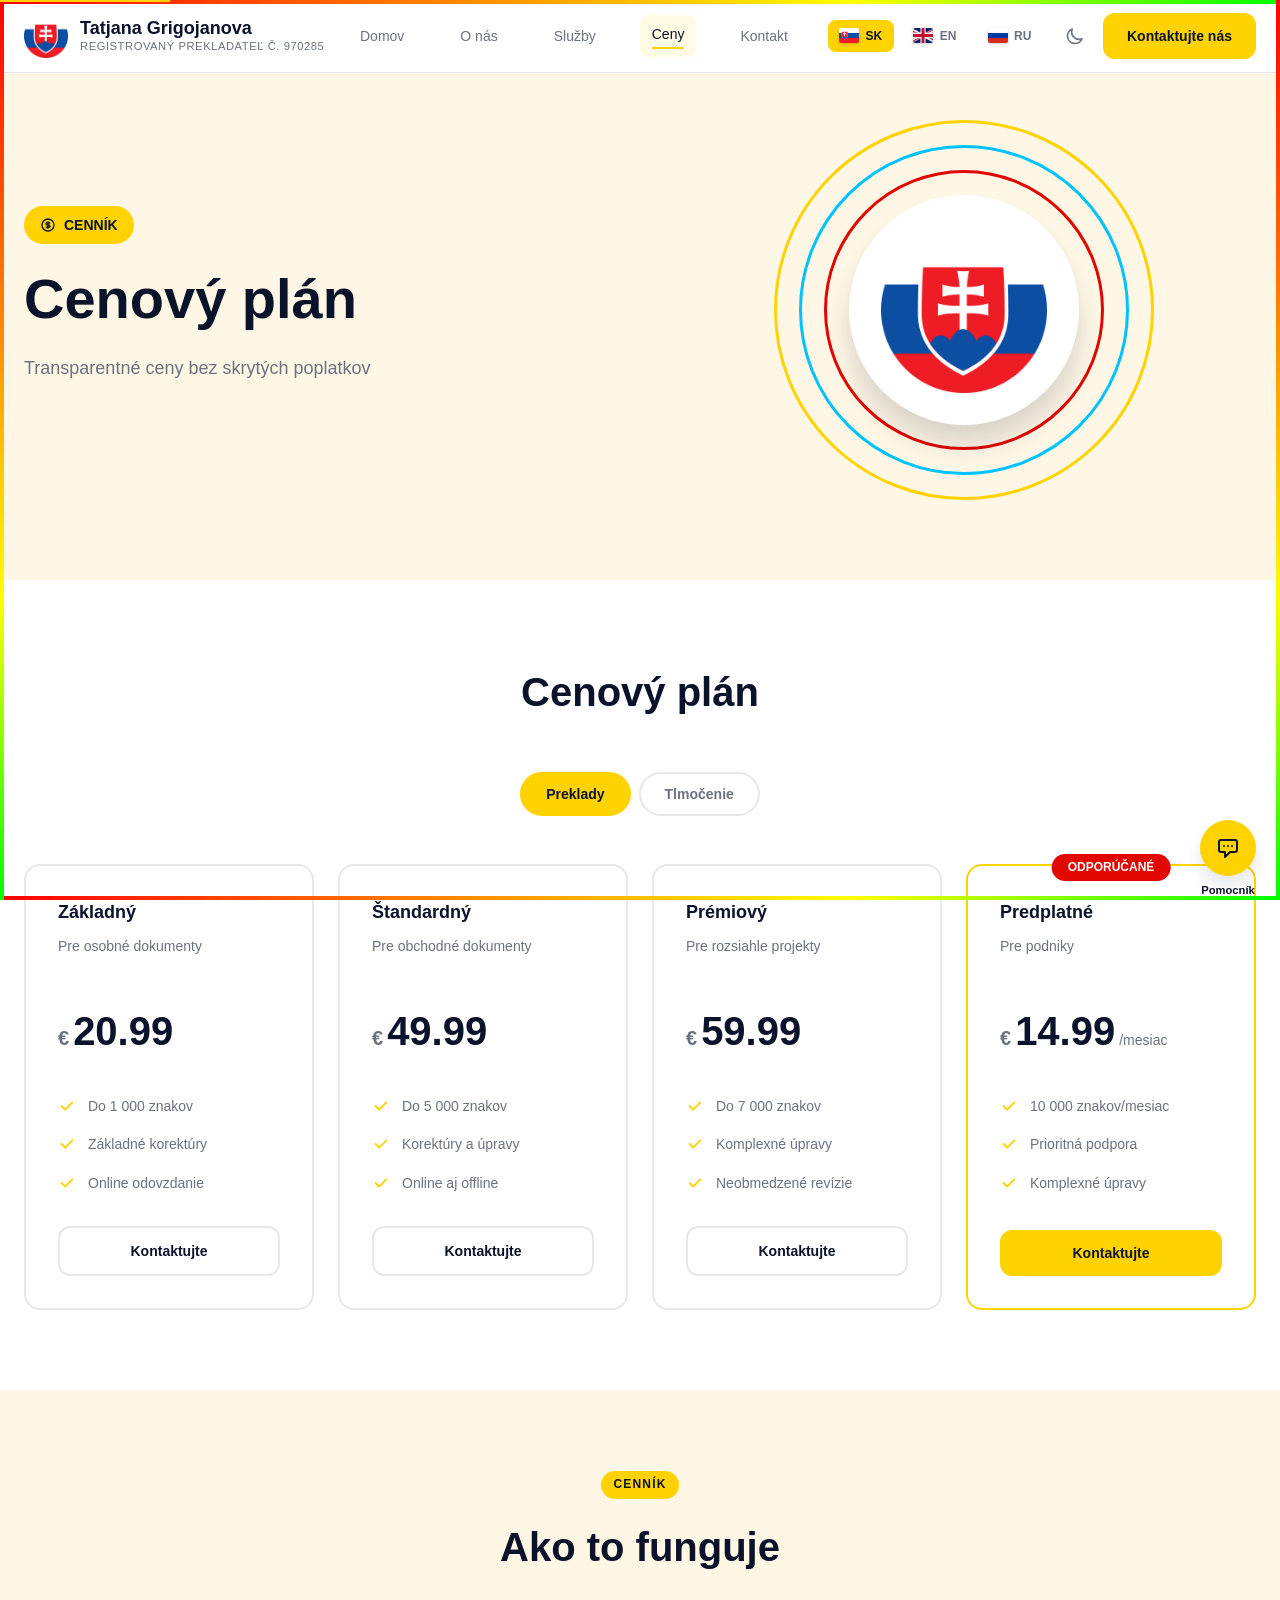
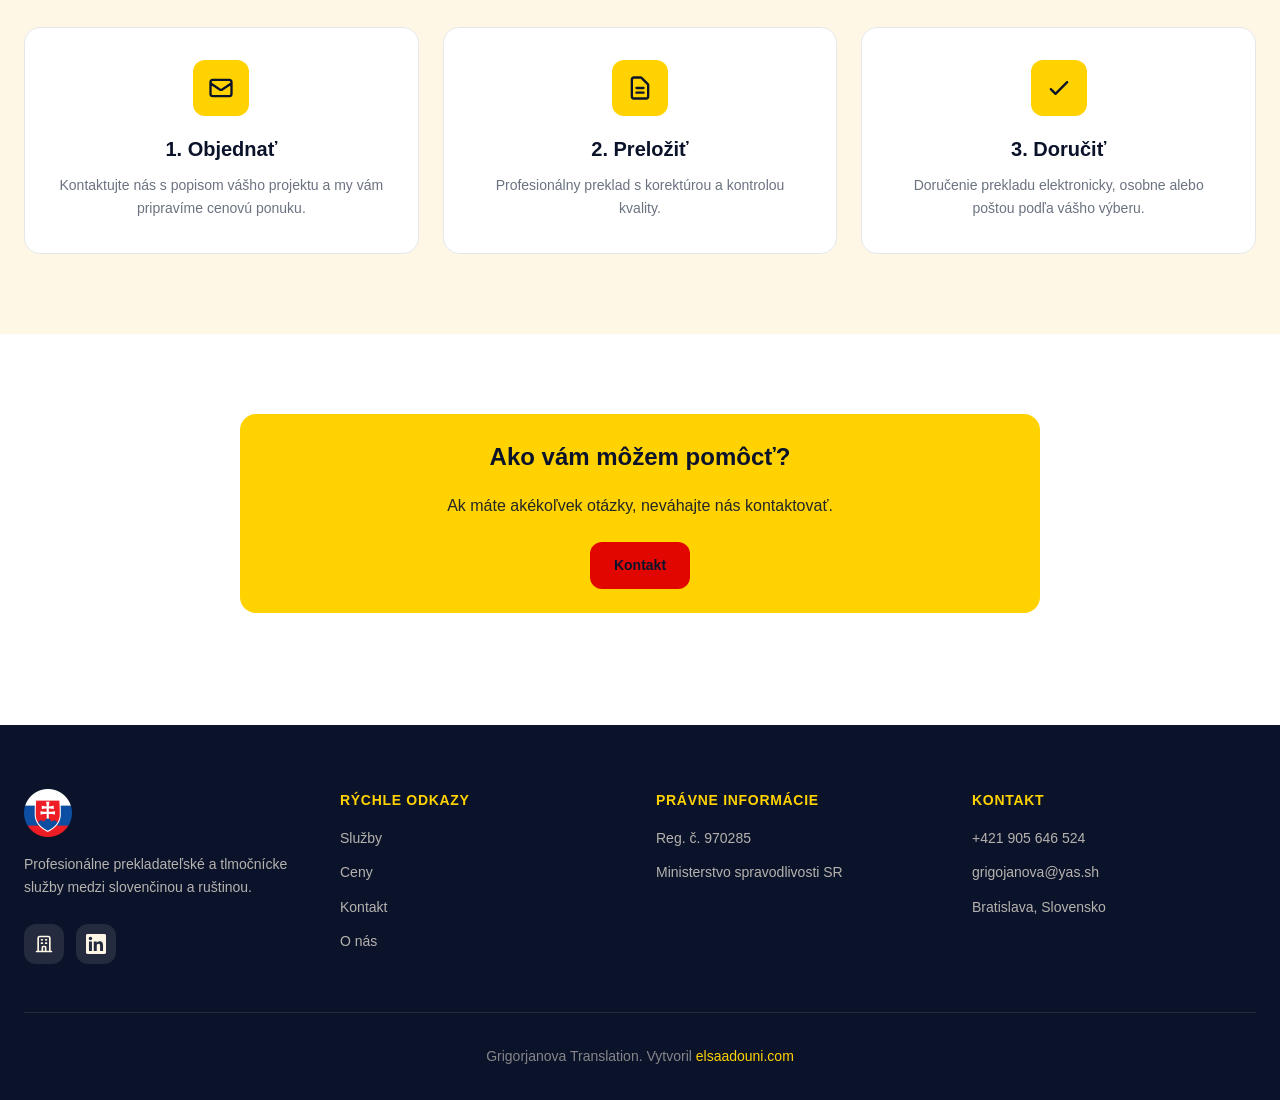
<file: pricing.html>
<!DOCTYPE html>
<html lang="sk" data-theme="light">
<head>
  <meta charset="UTF-8">
  <meta name="viewport" content="width=device-width, initial-scale=1.0">
  
  <!-- Primary Meta Tags -->
  <title>Tatjana Grigojanova PhD. | Pricing - Slovak-Russian Translation Services</title>
  <meta name="title" content="Tatjana Grigojanova PhD. | Pricing - Slovak-Russian Translation Services">
  <meta name="description" content="Transparent pricing for Slovak-Russian translation and interpreting services. Basic, standard, and premium packages. Subscription plans for business clients.">
  <meta name="keywords" content="translation pricing, interpreting rates, Slovak Russian translation cost, certified translation price, cenník prekladov">
  <meta name="author" content="Tatjana Grigojanova PhD.">
  <meta name="robots" content="index, follow, max-image-preview:large, max-snippet:-1, max-video-preview:-1">
  <meta name="language" content="Slovak">
  <meta name="revisit-after" content="7 days">
  
  <!-- Canonical URL -->
  <link rel="canonical" href="https://grigojanova.yas.sh/pricing.html">
  
  <!-- Open Graph / Facebook -->
  <meta property="og:type" content="website">
  <meta property="og:url" content="https://grigojanova.yas.sh/pricing.html">
  <meta property="og:title" content="Tatjana Grigojanova PhD. | Pricing - Translation Services">
  <meta property="og:description" content="Transparent pricing for Slovak-Russian translation and interpreting services.">
  <meta property="og:image" content="https://grigojanova.yas.sh/assets/images/logo.png">
  <meta property="og:locale" content="sk_SK">
  <meta property="og:locale:alternate" content="en_US">
  <meta property="og:locale:alternate" content="ru_RU">
  
  <!-- Twitter -->
  <meta property="twitter:card" content="summary_large_image">
  <meta property="twitter:url" content="https://grigojanova.yas.sh/pricing.html">
  <meta property="twitter:title" content="Tatjana Grigojanova PhD. | Pricing">
  <meta property="twitter:description" content="Transparent pricing for Slovak-Russian translation services.">
  <meta property="twitter:image" content="https://grigojanova.yas.sh/assets/images/logo.png">
  
  <!-- Favicon -->
  <link rel="icon" type="image/png" href="assets/images/logo.png">
  <link rel="apple-touch-icon" href="assets/images/logo.png">
  
  <!-- Preconnect for Performance -->
  <link rel="preconnect" href="https://fonts.googleapis.com">
  <link rel="preconnect" href="https://fonts.gstatic.com" crossorigin>
  
  <!-- Fonts -->
  <link href="https://fonts.googleapis.com/css2?family=Inter:wght@400;500;600;700;800&display=swap" rel="stylesheet">
  
  <!-- Stylesheets -->
  <link rel="stylesheet" href="css/styles.css">
  <link rel="stylesheet" href="css/version1.css">
  <link rel="stylesheet" href="css/intro-loader.css">
  <link rel="stylesheet" href="css/page-border.css">
  <link rel="stylesheet" href="css/lang-flags.css">
  <link rel="stylesheet" href="css/style.css">
  
  <!-- Security Headers Meta -->
  <!-- NOTE: X-Frame-Options, HSTS, and frame-ancestors should be set in nginx headers -->
  <meta http-equiv="Content-Security-Policy" content="default-src 'self'; script-src 'self' 'unsafe-inline'; style-src 'self' https://fonts.googleapis.com 'unsafe-inline'; font-src 'self' https://fonts.gstatic.com; img-src 'self' data: blob: https:; connect-src 'self'; object-src 'none'; base-uri 'self';">
  <meta http-equiv="X-Content-Type-Options" content="nosniff">
  <meta http-equiv="X-XSS-Protection" content="1; mode=block">
  <meta http-equiv="Referrer-Policy" content="strict-origin-when-cross-origin">
  <meta http-equiv="Permissions-Policy" content="geolocation=(), microphone=(), camera=(), payment=(), usb=(), magnetometer=(), gyroscope=(), accelerometer=(), autoplay=(), encrypted-media=(), fullscreen=(self), picture-in-picture=(), publickey-credentials-get=(), screen-wake-lock=(), sync-xhr=(), web-share=(), xr-spatial-tracking=()">
  
  <!-- Breadcrumb Structured Data -->
  <script type="application/ld+json">
  {
    "@context": "https://schema.org",
    "@type": "BreadcrumbList",
    "itemListElement": [{
      "@type": "ListItem",
      "position": 1,
      "name": "Home",
      "item": "https://grigojanova.yas.sh/"
    },{
      "@type": "ListItem",
      "position": 2,
      "name": "Pricing",
      "item": "https://grigojanova.yas.sh/pricing.html"
    }]
  }
  </script>
  
  <!-- Turnstile Script -->
</head>
<body>
  <!-- Intro Loader -->
  <div class="intro-loader" id="introLoader">
    <div class="intro-loader-logo">
      <div class="intro-loader-ring"></div>
      <div class="intro-loader-ring"></div>
      <img src="assets/images/logo.png" alt="Tatjana Grigojanova">
    </div>
    <div class="intro-loader-text">Tatjana Grigojanova</div>
    <div class="intro-loader-subtext">Prekladateľské Služby</div>
    <div class="intro-loader-bar">
      <div class="intro-loader-progress"></div>
    </div>
  </div>

  <!-- Rotating Page Border -->
  <div class="page-border-top"></div><div class="page-border-bottom"></div><div class="page-border-left"></div><div class="page-border-right"></div>

  <a href="#main-content" class="skip-link" data-i18n="nav.skipToContent">Preskočiť na obsah</a>
  
  <!-- Header -->
  <header class="header" role="banner">
    <div class="container header-inner">
      <a href="index.html" class="logo" aria-label="Tatjana Grigojanova PhD. - Home">
        <img src="assets/images/logo.png" alt="">
        <span class="logo-text">Tatjana Grigojanova<span data-i18n="hero.badge">PhD.</span></span>
      </a>
      
      <nav class="nav" role="navigation" aria-label="Main navigation">
        <a href="index.html" data-i18n="nav.home">Domov</a>
        <a href="about.html" data-i18n="nav.about">O nás</a>
        <a href="services.html" data-i18n="nav.services">Služby</a>
        <a href="pricing.html" class="active" data-i18n="nav.pricing" aria-current="page">Ceny</a>
        <a href="contact.html" data-i18n="nav.contact">Kontakt</a>
      </nav>
      
      <div class="header-actions">
        <div class="lang-switcher" role="group" aria-label="Language switcher">
  <button class="lang-btn active" data-lang="sk" onclick="setLanguage('sk')" aria-label="Slovenčina">
    <img src="assets/images/flag-sk.png" alt="Slovak" class="lang-flag">
    <span class="lang-code">SK</span>
  </button>
  <button class="lang-btn" data-lang="en" onclick="setLanguage('en')" aria-label="English">
    <img src="assets/images/flag-gb.png" alt="English" class="lang-flag">
    <span class="lang-code">EN</span>
  </button>
  <button class="lang-btn" data-lang="ru" onclick="setLanguage('ru')" aria-label="Русский">
    <img src="assets/images/flag-ru.png" alt="Russian" class="lang-flag">
    <span class="lang-code">RU</span>
  </button>
</div>
        <button class="theme-toggle" onclick="toggleTheme()" aria-label="Toggle dark mode">
          <svg class="sun-icon" fill="none" viewBox="0 0 24 24" stroke="currentColor"><path stroke-linecap="round" stroke-linejoin="round" stroke-width="2" d="M12 3v1m0 16v1m9-9h-1M4 12H3m15.364 6.364l-.707-.707M6.343 6.343l-.707-.707m12.728 0l-.707.707M6.343 17.657l-.707.707M16 12a4 4 0 11-8 0 4 4 0 018 0z"/></svg>
          <svg class="moon-icon" fill="none" viewBox="0 0 24 24" stroke="currentColor"><path stroke-linecap="round" stroke-linejoin="round" stroke-width="2" d="M20.354 15.354A9 9 0 018.646 3.646 9.003 9.003 0 0012 21a9.003 9.003 0 008.354-5.646z"/></svg>
        </button>
        <a href="contact.html" class="btn btn-primary btn-cta" data-i18n="nav.cta">Kontaktujte nás</a>
        <button class="menu-toggle" aria-label="Menu" aria-expanded="false" aria-controls="mobile-menu">
          <svg width="24" height="24" fill="none" viewBox="0 0 24 24" stroke="currentColor"><path stroke-linecap="round" stroke-linejoin="round" stroke-width="2" d="M4 6h16M4 12h16M4 18h16"/></svg>
        </button>
      </div>
    </div>
  </header>

  <!-- Mobile Menu -->
  <div class="mobile-menu-backdrop" aria-hidden="true"></div>
  <div class="mobile-menu" id="mobile-menu" role="dialog" aria-label="Mobile navigation" aria-hidden="true">
    <div class="mobile-menu-inner">
      <nav class="mobile-nav">
        <a href="index.html" data-i18n="nav.home">Domov</a>
        <a href="about.html" data-i18n="nav.about">O nás</a>
        <a href="services.html" data-i18n="nav.services">Služby</a>
        <a href="pricing.html" class="active" data-i18n="nav.pricing">Ceny</a>
        <a href="contact.html" data-i18n="nav.contact">Kontakt</a>
      </nav>
      <div class="mobile-lang-switcher">
  <button class="lang-btn active" data-lang="sk" onclick="setLanguage('sk')">
    <img src="assets/images/flag-sk.png" alt="Slovak" class="lang-flag">
    <span>Slovenčina</span>
  </button>
  <button class="lang-btn" data-lang="en" onclick="setLanguage('en')">
    <img src="assets/images/flag-gb.png" alt="English" class="lang-flag">
    <span>English</span>
  </button>
  <button class="lang-btn" data-lang="ru" onclick="setLanguage('ru')">
    <img src="assets/images/flag-ru.png" alt="Russian" class="lang-flag">
    <span>Русский</span>
  </button>
</div>
    </div>
  </div>

  <main id="main-content">
    <!-- Pricing Hero -->
    <section class="hero" aria-labelledby="pricing-hero-title">
      <div class="hero-bg" aria-hidden="true"></div>
      <div class="container hero-inner">
        <div class="hero-content">
          <div class="hero-badge">
            <svg width="16" height="16" fill="none" viewBox="0 0 24 24" stroke="currentColor" aria-hidden="true">
              <path stroke-linecap="round" stroke-linejoin="round" stroke-width="2" d="M12 8c-1.657 0-3 .895-3 2s1.343 2 3 2 3 .895 3 2-1.343 2-3 2m0-8c1.11 0 2.08.402 2.599 1M12 8V7m0 1v8m0 0v1m0-1c-1.11 0-2.08-.402-2.599-1M21 12a9 9 0 11-18 0 9 9 0 0118 0z"/>
            </svg>
            <span data-i18n="pricing.label">CENNÍK</span>
          </div>
          <h1 class="hero-title" id="pricing-hero-title" data-i18n="pricing.title">
            Cenový plán
          </h1>
          <p class="hero-desc" data-i18n="pricing.subtitle">
            Transparentné ceny bez skrytých poplatkov. Vyberte si balík, ktorý najlepšie vyhovuje vašim potrebám.
          </p>
        </div>
        <div class="hero-visual" aria-hidden="true">
          <div class="logo-ring-container">
            <div class="logo-ring"></div>
            <div class="logo-ring"></div>
            <div class="logo-ring"></div>
            <div class="logo-center">
              <img src="assets/images/logo.png" alt="">
            </div>
          </div>
        </div>
      </div>
    </section>

    <!-- Pricing Tabs Section -->
    <section class="section section-alt" aria-labelledby="pricing-tabs-title">
      <div class="container">
        <div class="section-header">
          <h2 class="section-title" id="pricing-tabs-title" data-i18n="pricing.title">Vyberte si službu</h2>
        </div>
        
        <!-- Tabs -->
        <div class="pricing-tabs" role="tablist" aria-label="Pricing categories">
          <button class="pricing-tab active" role="tab" aria-selected="true" aria-controls="translation-panel" id="translation-tab" onclick="switchPricingTab('translation')" data-i18n="pricing.tabs.translations">Preklady</button>
          <button class="pricing-tab" role="tab" aria-selected="false" aria-controls="interpreting-panel" id="interpreting-tab" onclick="switchPricingTab('interpreting')" data-i18n="pricing.tabs.interpreting">Tlmočenie</button>
        </div>

        <!-- Translation Pricing Panel -->
        <div id="translation-panel" class="pricing-panel active" role="tabpanel" aria-labelledby="translation-tab">
          <div class="pricing-grid">
            <article class="pricing-card card-hover-lift">
              <h3 class="pricing-name" data-i18n="pricing.packages.basic.name">Základný</h3>
              <p class="pricing-desc" data-i18n="pricing.packages.basic.desc">Pre osobné dokumenty</p>
              <div class="pricing-price">
                <span class="pricing-currency">€</span>
                <span class="pricing-amount">20.99</span>
              </div>
              <ul class="pricing-features">
                <li class="pricing-feature"><svg viewBox="0 0 20 20" fill="currentColor" aria-hidden="true"><path fill-rule="evenodd" d="M16.707 5.293a1 1 0 010 1.414l-8 8a1 1 0 01-1.414 0l-4-4a1 1 0 011.414-1.414L8 12.586l7.293-7.293a1 1 0 011.414 0z"/></svg><span data-i18n="pricing.packages.basic.feature1">Do 1 000 znakov</span></li>
                <li class="pricing-feature"><svg viewBox="0 0 20 20" fill="currentColor" aria-hidden="true"><path fill-rule="evenodd" d="M16.707 5.293a1 1 0 010 1.414l-8 8a1 1 0 01-1.414 0l-4-4a1 1 0 011.414-1.414L8 12.586l7.293-7.293a1 1 0 011.414 0z"/></svg><span data-i18n="pricing.packages.basic.feature2">Základné korektúry</span></li>
                <li class="pricing-feature"><svg viewBox="0 0 20 20" fill="currentColor" aria-hidden="true"><path fill-rule="evenodd" d="M16.707 5.293a1 1 0 010 1.414l-8 8a1 1 0 01-1.414 0l-4-4a1 1 0 011.414-1.414L8 12.586l7.293-7.293a1 1 0 011.414 0z"/></svg><span data-i18n="pricing.packages.basic.feature3">Online odovzdanie</span></li>
              </ul>
              <a href="contact.html" class="btn btn-outline" style="width: 100%;" data-i18n="pricing.cta">Kontaktujte</a>
            </article>
            
            <article class="pricing-card card-hover-lift">
              <h3 class="pricing-name" data-i18n="pricing.packages.standard.name">Štandardný</h3>
              <p class="pricing-desc" data-i18n="pricing.packages.standard.desc">Pre obchodné dokumenty</p>
              <div class="pricing-price">
                <span class="pricing-currency">€</span>
                <span class="pricing-amount">49.99</span>
              </div>
              <ul class="pricing-features">
                <li class="pricing-feature"><svg viewBox="0 0 20 20" fill="currentColor" aria-hidden="true"><path fill-rule="evenodd" d="M16.707 5.293a1 1 0 010 1.414l-8 8a1 1 0 01-1.414 0l-4-4a1 1 0 011.414-1.414L8 12.586l7.293-7.293a1 1 0 011.414 0z"/></svg><span data-i18n="pricing.packages.standard.feature1">Do 5 000 znakov</span></li>
                <li class="pricing-feature"><svg viewBox="0 0 20 20" fill="currentColor" aria-hidden="true"><path fill-rule="evenodd" d="M16.707 5.293a1 1 0 010 1.414l-8 8a1 1 0 01-1.414 0l-4-4a1 1 0 011.414-1.414L8 12.586l7.293-7.293a1 1 0 011.414 0z"/></svg><span data-i18n="pricing.packages.standard.feature2">Korektúry a úpravy</span></li>
                <li class="pricing-feature"><svg viewBox="0 0 20 20" fill="currentColor" aria-hidden="true"><path fill-rule="evenodd" d="M16.707 5.293a1 1 0 010 1.414l-8 8a1 1 0 01-1.414 0l-4-4a1 1 0 011.414-1.414L8 12.586l7.293-7.293a1 1 0 011.414 0z"/></svg><span data-i18n="pricing.packages.standard.feature3">Online aj offline</span></li>
              </ul>
              <a href="contact.html" class="btn btn-outline" style="width: 100%;" data-i18n="pricing.cta">Kontaktujte</a>
            </article>
            
            <article class="pricing-card card-hover-lift">
              <h3 class="pricing-name" data-i18n="pricing.packages.premium.name">Prémiový</h3>
              <p class="pricing-desc" data-i18n="pricing.packages.premium.desc">Pre rozsiahle projekty</p>
              <div class="pricing-price">
                <span class="pricing-currency">€</span>
                <span class="pricing-amount">59.99</span>
              </div>
              <ul class="pricing-features">
                <li class="pricing-feature"><svg viewBox="0 0 20 20" fill="currentColor" aria-hidden="true"><path fill-rule="evenodd" d="M16.707 5.293a1 1 0 010 1.414l-8 8a1 1 0 01-1.414 0l-4-4a1 1 0 011.414-1.414L8 12.586l7.293-7.293a1 1 0 011.414 0z"/></svg><span data-i18n="pricing.packages.premium.feature1">Do 7 000 znakov</span></li>
                <li class="pricing-feature"><svg viewBox="0 0 20 20" fill="currentColor" aria-hidden="true"><path fill-rule="evenodd" d="M16.707 5.293a1 1 0 010 1.414l-8 8a1 1 0 01-1.414 0l-4-4a1 1 0 011.414-1.414L8 12.586l7.293-7.293a1 1 0 011.414 0z"/></svg><span data-i18n="pricing.packages.premium.feature2">Komplexné úpravy</span></li>
                <li class="pricing-feature"><svg viewBox="0 0 20 20" fill="currentColor" aria-hidden="true"><path fill-rule="evenodd" d="M16.707 5.293a1 1 0 010 1.414l-8 8a1 1 0 01-1.414 0l-4-4a1 1 0 011.414-1.414L8 12.586l7.293-7.293a1 1 0 011.414 0z"/></svg><span data-i18n="pricing.packages.premium.feature3">Neobmedzené revízie</span></li>
              </ul>
              <a href="contact.html" class="btn btn-outline" style="width: 100%;" data-i18n="pricing.cta">Kontaktujte</a>
            </article>
            
            <article class="pricing-card featured" data-i18n-attr="data-badge" data-i18n="pricing.recommended">
              <h3 class="pricing-name" data-i18n="pricing.packages.subscription.name">Predplatné</h3>
              <p class="pricing-desc" data-i18n="pricing.packages.subscription.desc">Pre podniky</p>
              <div class="pricing-price">
                <span class="pricing-currency">€</span>
                <span class="pricing-amount">14.99</span>
                <span class="pricing-period">/mesiac</span>
              </div>
              <ul class="pricing-features">
                <li class="pricing-feature"><svg viewBox="0 0 20 20" fill="currentColor" aria-hidden="true"><path fill-rule="evenodd" d="M16.707 5.293a1 1 0 010 1.414l-8 8a1 1 0 01-1.414 0l-4-4a1 1 0 011.414-1.414L8 12.586l7.293-7.293a1 1 0 011.414 0z"/></svg><span data-i18n="pricing.packages.subscription.feature1">10 000 znakov/mesiac</span></li>
                <li class="pricing-feature"><svg viewBox="0 0 20 20" fill="currentColor" aria-hidden="true"><path fill-rule="evenodd" d="M16.707 5.293a1 1 0 010 1.414l-8 8a1 1 0 01-1.414 0l-4-4a1 1 0 011.414-1.414L8 12.586l7.293-7.293a1 1 0 011.414 0z"/></svg><span data-i18n="pricing.packages.subscription.feature2">Prioritná podpora</span></li>
                <li class="pricing-feature"><svg viewBox="0 0 20 20" fill="currentColor" aria-hidden="true"><path fill-rule="evenodd" d="M16.707 5.293a1 1 0 010 1.414l-8 8a1 1 0 01-1.414 0l-4-4a1 1 0 011.414-1.414L8 12.586l7.293-7.293a1 1 0 011.414 0z"/></svg><span data-i18n="pricing.packages.subscription.feature3">Komplexné úpravy</span></li>
              </ul>
              <a href="contact.html" class="btn btn-primary" style="width: 100%;" data-i18n="pricing.cta">Kontaktujte</a>
            </article>
          </div>
        </div>

        <!-- Interpreting Pricing Panel -->
        <div id="interpreting-panel" class="pricing-panel" role="tabpanel" aria-labelledby="interpreting-tab" hidden>
          <div class="pricing-grid">
            <article class="pricing-card card-hover-lift">
              <h3 class="pricing-name" data-i18n="pricing.packages.interpreting_basic.name">Základný</h3>
              <p class="pricing-desc" data-i18n="pricing.packages.interpreting_basic.desc">Pre krátke stretnutia</p>
              <div class="pricing-price">
                <span class="pricing-currency">€</span>
                <span class="pricing-amount">39.99</span>
              </div>
              <ul class="pricing-features">
                <li class="pricing-feature"><svg viewBox="0 0 20 20" fill="currentColor" aria-hidden="true"><path fill-rule="evenodd" d="M16.707 5.293a1 1 0 010 1.414l-8 8a1 1 0 01-1.414 0l-4-4a1 1 0 011.414-1.414L8 12.586l7.293-7.293a1 1 0 011.414 0z"/></svg><span data-i18n="pricing.packages.interpreting_basic.feature1">Až 2 hodiny</span></li>
                <li class="pricing-feature"><svg viewBox="0 0 20 20" fill="currentColor" aria-hidden="true"><path fill-rule="evenodd" d="M16.707 5.293a1 1 0 010 1.414l-8 8a1 1 0 01-1.414 0l-4-4a1 1 0 011.414-1.414L8 12.586l7.293-7.293a1 1 0 011.414 0z"/></svg><span data-i18n="pricing.packages.interpreting_basic.feature2">Na mieste alebo online</span></li>
                <li class="pricing-feature"><svg viewBox="0 0 20 20" fill="currentColor" aria-hidden="true"><path fill-rule="evenodd" d="M16.707 5.293a1 1 0 010 1.414l-8 8a1 1 0 01-1.414 0l-4-4a1 1 0 011.414-1.414L8 12.586l7.293-7.293a1 1 0 011.414 0z"/></svg><span data-i18n="pricing.packages.interpreting_basic.feature3">24h upozornenie</span></li>
              </ul>
              <a href="contact.html" class="btn btn-outline" style="width: 100%;" data-i18n="pricing.cta">Kontaktujte</a>
            </article>
            
            <article class="pricing-card card-hover-lift">
              <h3 class="pricing-name" data-i18n="pricing.packages.interpreting_standard.name">Štandardný</h3>
              <p class="pricing-desc" data-i18n="pricing.packages.interpreting_standard.desc">Pre obchodné stretnutia</p>
              <div class="pricing-price">
                <span class="pricing-currency">€</span>
                <span class="pricing-amount">79.99</span>
              </div>
              <ul class="pricing-features">
                <li class="pricing-feature"><svg viewBox="0 0 20 20" fill="currentColor" aria-hidden="true"><path fill-rule="evenodd" d="M16.707 5.293a1 1 0 010 1.414l-8 8a1 1 0 01-1.414 0l-4-4a1 1 0 011.414-1.414L8 12.586l7.293-7.293a1 1 0 011.414 0z"/></svg><span data-i18n="pricing.packages.interpreting_standard.feature1">Až 4 hodiny</span></li>
                <li class="pricing-feature"><svg viewBox="0 0 20 20" fill="currentColor" aria-hidden="true"><path fill-rule="evenodd" d="M16.707 5.293a1 1 0 010 1.414l-8 8a1 1 0 01-1.414 0l-4-4a1 1 0 011.414-1.414L8 12.586l7.293-7.293a1 1 0 011.414 0z"/></svg><span data-i18n="pricing.packages.interpreting_standard.feature2">Flexibilné plánovanie</span></li>
                <li class="pricing-feature"><svg viewBox="0 0 20 20" fill="currentColor" aria-hidden="true"><path fill-rule="evenodd" d="M16.707 5.293a1 1 0 010 1.414l-8 8a1 1 0 01-1.414 0l-4-4a1 1 0 011.414-1.414L8 12.586l7.293-7.293a1 1 0 011.414 0z"/></svg><span data-i18n="pricing.packages.interpreting_standard.feature3">Konzultácia pred</span></li>
              </ul>
              <a href="contact.html" class="btn btn-outline" style="width: 100%;" data-i18n="pricing.cta">Kontaktujte</a>
            </article>
            
            <article class="pricing-card card-hover-lift">
              <h3 class="pricing-name" data-i18n="pricing.packages.interpreting_premium.name">Prémiový</h3>
              <p class="pricing-desc" data-i18n="pricing.packages.interpreting_premium.desc">Pre konferencie</p>
              <div class="pricing-price">
                <span class="pricing-currency">€</span>
                <span class="pricing-amount">149.99</span>
              </div>
              <ul class="pricing-features">
                <li class="pricing-feature"><svg viewBox="0 0 20 20" fill="currentColor" aria-hidden="true"><path fill-rule="evenodd" d="M16.707 5.293a1 1 0 010 1.414l-8 8a1 1 0 01-1.414 0l-4-4a1 1 0 011.414-1.414L8 12.586l7.293-7.293a1 1 0 011.414 0z"/></svg><span data-i18n="pricing.packages.interpreting_premium.feature1">Až 8 hodín</span></li>
                <li class="pricing-feature"><svg viewBox="0 0 20 20" fill="currentColor" aria-hidden="true"><path fill-rule="evenodd" d="M16.707 5.293a1 1 0 010 1.414l-8 8a1 1 0 01-1.414 0l-4-4a1 1 0 011.414-1.414L8 12.586l7.293-7.293a1 1 0 011.414 0z"/></svg><span data-i18n="pricing.packages.interpreting_premium.feature2">Prioritné plánovanie</span></li>
                <li class="pricing-feature"><svg viewBox="0 0 20 20" fill="currentColor" aria-hidden="true"><path fill-rule="evenodd" d="M16.707 5.293a1 1 0 010 1.414l-8 8a1 1 0 01-1.414 0l-4-4a1 1 0 011.414-1.414L8 12.586l7.293-7.293a1 1 0 011.414 0z"/></svg><span data-i18n="pricing.packages.interpreting_premium.feature3">Podrobná konzultácia</span></li>
              </ul>
              <a href="contact.html" class="btn btn-outline" style="width: 100%;" data-i18n="pricing.cta">Kontaktujte</a>
            </article>
            
            <article class="pricing-card featured" data-i18n-attr="data-badge" data-i18n="pricing.recommended">
              <h3 class="pricing-name" data-i18n="pricing.packages.interpreting_subscription.name">Predplatné</h3>
              <p class="pricing-desc" data-i18n="pricing.packages.interpreting_subscription.desc">Pre podniky</p>
              <div class="pricing-price">
                <span class="pricing-currency">€</span>
                <span class="pricing-amount">99.99</span>
                <span class="pricing-period">/mesiac</span>
              </div>
              <ul class="pricing-features">
                <li class="pricing-feature"><svg viewBox="0 0 20 20" fill="currentColor" aria-hidden="true"><path fill-rule="evenodd" d="M16.707 5.293a1 1 0 010 1.414l-8 8a1 1 0 01-1.414 0l-4-4a1 1 0 011.414-1.414L8 12.586l7.293-7.293a1 1 0 011.414 0z"/></svg><span data-i18n="pricing.packages.interpreting_subscription.feature1">Až 10 hodín/mesiac</span></li>
                <li class="pricing-feature"><svg viewBox="0 0 20 20" fill="currentColor" aria-hidden="true"><path fill-rule="evenodd" d="M16.707 5.293a1 1 0 010 1.414l-8 8a1 1 0 01-1.414 0l-4-4a1 1 0 011.414-1.414L8 12.586l7.293-7.293a1 1 0 011.414 0z"/></svg><span data-i18n="pricing.packages.interpreting_subscription.feature2">Prioritné plánovanie</span></li>
                <li class="pricing-feature"><svg viewBox="0 0 20 20" fill="currentColor" aria-hidden="true"><path fill-rule="evenodd" d="M16.707 5.293a1 1 0 010 1.414l-8 8a1 1 0 01-1.414 0l-4-4a1 1 0 011.414-1.414L8 12.586l7.293-7.293a1 1 0 011.414 0z"/></svg><span data-i18n="pricing.packages.interpreting_subscription.feature3">24/7 podpora</span></li>
              </ul>
              <a href="contact.html" class="btn btn-primary" style="width: 100%;" data-i18n="pricing.cta">Kontaktujte</a>
            </article>
          </div>
        </div>
      </div>
    </section>

    <!-- How It Works Section -->
    <section class="section" aria-labelledby="steps-title">
      <div class="container">
        <div class="section-header">
          <span class="section-label" data-i18n="pricing.label">POSTUP</span>
          <h2 class="section-title" id="steps-title" data-i18n="pricing.steps.title">Ako to funguje</h2>
        </div>
        
        <div class="cards-grid" style="grid-template-columns: repeat(auto-fit, minmax(250px, 1fr)); justify-items: center;">
          <article class="card card-center">
            <div class="card-icon" style="margin: 0 auto 1.25rem;">
              <svg fill="none" viewBox="0 0 24 24" stroke="currentColor"><path stroke-linecap="round" stroke-linejoin="round" stroke-width="2" d="M3 8l7.89 5.26a2 2 0 002.22 0L21 8M5 19h14a2 2 0 002-2V7a2 2 0 00-2-2H5a2 2 0 00-2 2v10a2 2 0 002 2z"/></svg>
            </div>
            <h3 class="card-title" data-i18n="pricing.steps.step1">1. Objednať</h3>
            <p class="card-text" data-i18n="pricing.steps.orderDesc">Kontaktujte nás s popisom vášho projektu a my vám pripravíme cenovú ponuku.</p>
          </article>
          
          <article class="card card-center">
            <div class="card-icon">
              <svg fill="none" viewBox="0 0 24 24" stroke="currentColor"><path stroke-linecap="round" stroke-linejoin="round" stroke-width="2" d="M9 12h6m-6 4h6m2 5H7a2 2 0 01-2-2V5a2 2 0 012-2h5.586a1 1 0 01.707.293l5.414 5.414a1 1 0 01.293.707V19a2 2 0 01-2 2z"/></svg>
            </div>
            <h3 class="card-title" data-i18n="pricing.steps.step2">2. Preložiť</h3>
            <p class="card-text" data-i18n="pricing.steps.translateDesc">Profesionálny preklad s korektúrou a kontrolou kvality.</p>
          </article>
          
          <article class="card card-center">
            <div class="card-icon">
              <svg fill="none" viewBox="0 0 24 24" stroke="currentColor"><path stroke-linecap="round" stroke-linejoin="round" stroke-width="2" d="M5 13l4 4L19 7"/></svg>
            </div>
            <h3 class="card-title" data-i18n="pricing.steps.step3">3. Doručiť</h3>
            <p class="card-text" data-i18n="pricing.steps.deliverDesc">Doručenie prekladu elektronicky, osobne alebo poštou podľa vášho výberu.</p>
          </article>
        </div>
      </div>
    </section>

    <!-- CTA Section -->
    <section class="section section-alt" aria-labelledby="pricing-cta-title">
      <div class="container">
        <div class="highlight-box" style="max-width: 800px;">
          <h2 id="pricing-cta-title" style="margin-bottom: 1rem;" data-i18n="contact.title">Ako vám môžem pomôcť?</h2>
          <p style="margin-bottom: 1.5rem; opacity: 0.9;" data-i18n="contact.subtitle">Ak máte akékoľvek otázky, neváhajte nás kontaktovať.</p>
          <a href="contact.html" class="btn btn-secondary" style="background: var(--secondary); color: var(--white);" data-i18n="nav.contact">Kontaktujte nás</a>
        </div>
      </div>
    </section>
  </main>

  <!-- Footer -->
  <footer class="footer" role="contentinfo">
    <div class="container">
      <div class="footer-grid">
        <div class="footer-brand">
          <a href="index.html" class="footer-logo" aria-label="Home">
            <img src="assets/images/logo.png" alt="">
          </a>
          <p class="footer-desc" data-i18n="footer.description">Profesionálne prekladateľské a tlmočnícke služby medzi slovenčinou a ruštinou.</p>
          <div class="footer-social">
            <a href="https://www.justice.gov.sk/registre/prekladatelia/prekladatel_10651" target="_blank" rel="noopener noreferrer" aria-label="Justice Registry">
              <svg fill="none" viewBox="0 0 24 24" stroke="currentColor" width="20" height="20"><path stroke-linecap="round" stroke-linejoin="round" stroke-width="2" d="M19 21V5a2 2 0 00-2-2H7a2 2 0 00-2 2v16m14 0h2m-2 0h-5m-9 0H3m2 0h5M9 7h1m-1 4h1m4-4h1m-1 4h1m-5 10v-5a1 1 0 011-1h2a1 1 0 011 1v5m-4 0h4"/></svg>
            </a>
            <a href="https://www.linkedin.com/in/tatiana-grigorjanova-b9baa656/" target="_blank" rel="noopener noreferrer" aria-label="LinkedIn">
              <svg fill="currentColor" viewBox="0 0 24 24" width="20" height="20"><path d="M20.447 20.452h-3.554v-5.569c0-1.328-.027-3.037-1.852-3.037-1.853 0-2.136 1.445-2.136 2.939v5.667H9.351V9h3.414v1.561h.046c.477-.9 1.637-1.85 3.37-1.85 3.601 0 4.267 2.37 4.267 5.455v6.286zM5.337 7.433c-1.144 0-2.063-.926-2.063-2.065 0-1.138.92-2.063 2.063-2.063 1.14 0 2.064.925 2.064 2.063 0 1.139-.925 2.065-2.064 2.065zm1.782 13.019H3.555V9h3.564v11.452zM22.225 0H1.771C.792 0 0 .774 0 1.729v20.542C0 23.227.792 24 1.771 24h20.451C23.2 24 24 23.227 24 22.271V1.729C24 .774 23.2 0 22.222 0h.003z"/></svg>
            </a>
          </div>
        </div>
        <div>
          <h4 class="footer-title" data-i18n="footer.quickLinks">Rýchle odkazy</h4>
          <div class="footer-links">
            <a href="services.html" data-i18n="nav.services">Služby</a>
            <a href="pricing.html" data-i18n="nav.pricing">Ceny</a>
            <a href="contact.html" data-i18n="nav.contact">Kontakt</a>
            <a href="about.html" data-i18n="nav.about">O nás</a>
          </div>
        </div>
        <div>
          <h4 class="footer-title" data-i18n="footer.legalInfo">Právne informácie</h4>
          <div class="footer-links">
            <span>Reg. č. 970285</span>
            <span>Ministerstvo spravodlivosti SR</span>
          </div>
        </div>
        <div>
          <h4 class="footer-title" data-i18n="nav.contact">Kontakt</h4>
          <div class="footer-links">
            <a href="tel:+421905646524">+421 905 646 524</a>
            <a href="mailto:grigojanova@yas.sh">grigojanova@yas.sh</a>
            <span>Bratislava, Slovensko</span>
          </div>
        </div>
      </div>
      <div class="footer-bottom">
        <p class="footer-copyright">
          <span data-i18n="footer.copyright">Grigorjanova Translation. Vytvoril</span>
          <a href="https://www.elsaadouni.com" target="_blank" rel="noopener noreferrer">elsaadouni.com</a>
        </p>
      </div>
    </div>
  </footer>

  <!-- Help Bot -->
  <div class="bot-container">
    <button class="bot-toggle" id="botToggle" aria-label="Open chat assistant" aria-expanded="false" aria-controls="botPanel">
      <svg class="bot-icon-open" fill="none" viewBox="0 0 24 24" stroke="currentColor">
        <path stroke-linecap="round" stroke-linejoin="round" stroke-width="2" d="M8 10h.01M12 10h.01M16 10h.01M9 16H5a2 2 0 01-2-2V6a2 2 0 012-2h14a2 2 0 012 2v8a2 2 0 01-2 2h-5l-5 5v-5z"/>
      </svg>
      <svg class="bot-icon-close" fill="none" viewBox="0 0 24 24" stroke="currentColor">
        <path stroke-linecap="round" stroke-linejoin="round" stroke-width="2" d="M6 18L18 6M6 6l12 12"/>
      </svg>
      <span class="bot-label" data-i18n="bot.toggleLabel">Pomocník</span>
    </button>
    
    <div class="bot-panel" id="botPanel" role="dialog" aria-label="Chat assistant" aria-hidden="true">
      <div class="bot-header">
        <div class="bot-avatar">
          <img src="assets/images/logo.png" alt="">
        </div>
        <div class="bot-info">
          <h4 class="bot-title" data-i18n="bot.title">Digitálny asistent</h4>
          <p class="bot-subtitle" data-i18n="bot.subtitle">Spýtajte sa na ceny, služby alebo postup</p>
        </div>
        <button class="bot-close" id="botClose" aria-label="Close chat">
          <svg fill="none" viewBox="0 0 24 24" stroke="currentColor"><path stroke-linecap="round" stroke-linejoin="round" stroke-width="2" d="M6 18L18 6M6 6l12 12"/></svg>
        </button>
      </div>
      <div class="bot-messages" id="botMessages" role="log" aria-live="polite" aria-atomic="false">
        <!-- Populated by JS -->
      </div>
      <div class="bot-input-container">
        <input type="text" class="bot-input" id="botInput" data-i18n-attr="placeholder" data-i18n="bot.placeholder" aria-label="Message">
        <button class="bot-send" id="botSend" aria-label="Send message">
          <svg fill="none" viewBox="0 0 24 24" stroke="currentColor"><path stroke-linecap="round" stroke-linejoin="round" stroke-width="2" d="M12 19l9 2-9-18-9 18 9-2zm0 0v-8"/></svg>
        </button>
      </div>
    </div>
  </div>

  <script src="js/translations.js"></script>
  <script src="js/app.js"></script>
  <script>
    // Pricing tab switching function
    function switchPricingTab(tab) {
      const translationTab = document.getElementById('translation-tab');
      const interpretingTab = document.getElementById('interpreting-tab');
      const translationPanel = document.getElementById('translation-panel');
      const interpretingPanel = document.getElementById('interpreting-panel');
      
      if (tab === 'translation') {
        translationTab.classList.add('active');
        translationTab.setAttribute('aria-selected', 'true');
        interpretingTab.classList.remove('active');
        interpretingTab.setAttribute('aria-selected', 'false');
        translationPanel.classList.add('active');
        translationPanel.removeAttribute('hidden');
        interpretingPanel.classList.remove('active');
        interpretingPanel.setAttribute('hidden', '');
      } else {
        interpretingTab.classList.add('active');
        interpretingTab.setAttribute('aria-selected', 'true');
        translationTab.classList.remove('active');
        translationTab.setAttribute('aria-selected', 'false');
        interpretingPanel.classList.add('active');
        interpretingPanel.removeAttribute('hidden');
        translationPanel.classList.remove('active');
        translationPanel.setAttribute('hidden', '');
      }
    }
  </script>

  <script>
    // Intro Loader - Hide after 2 seconds
    (function() {
      const loader = document.getElementById('introLoader');
      if (loader) {
        setTimeout(function() {
          loader.classList.add('hidden');
        }, 800);
      }
    })();
  </script>
</body>
</html>
</file>
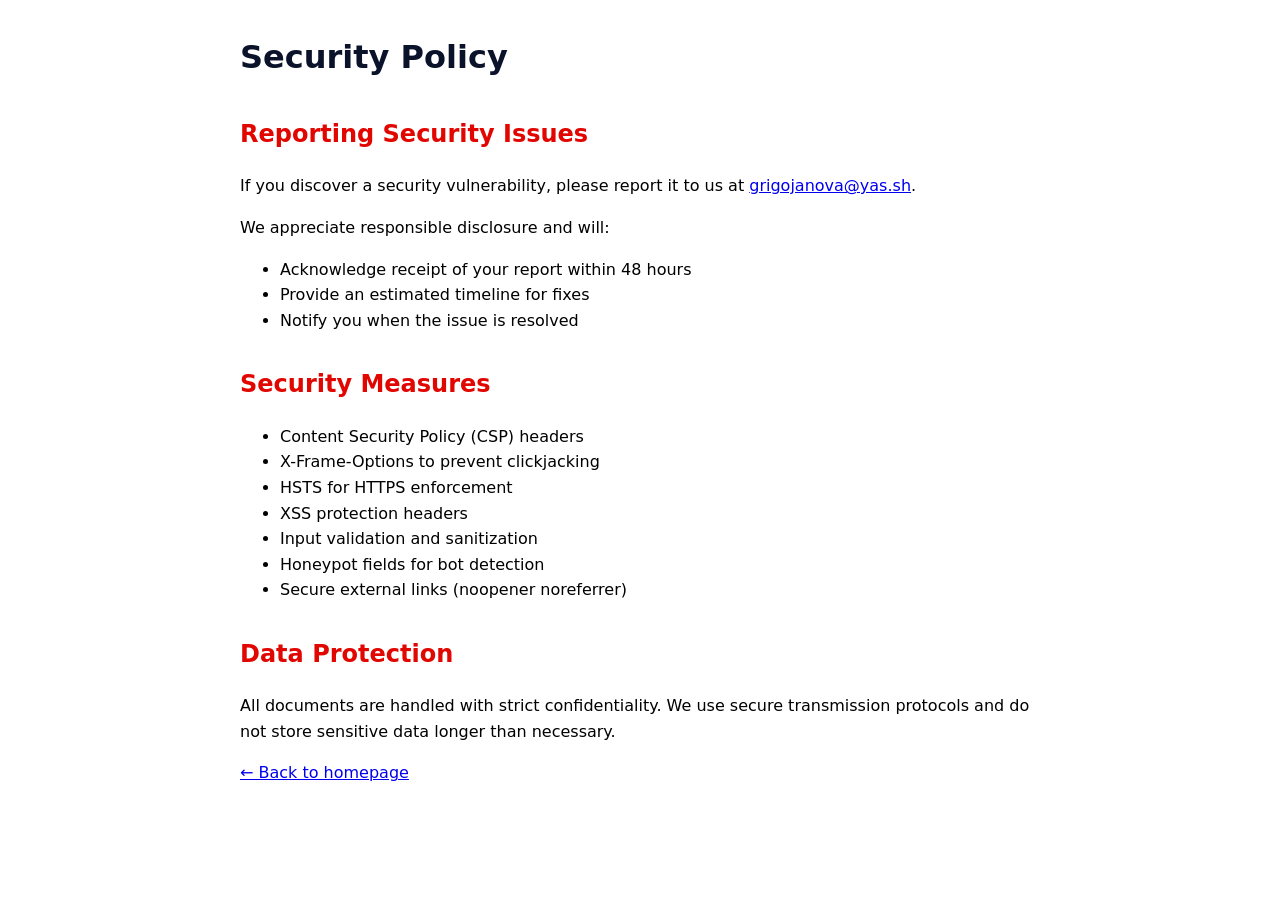
<file: security-policy.html>
<!DOCTYPE html>
<html lang="en">
<head>
  <meta charset="UTF-8">
  <meta name="viewport" content="width=device-width, initial-scale=1.0">
  <title>Security Policy | Tatjana Grigojanova PhD.</title>
  <meta name="robots" content="noindex">
  <style>
    body { font-family: system-ui, sans-serif; max-width: 800px; margin: 2rem auto; padding: 0 1rem; line-height: 1.6; }
    h1 { color: #0B132B; }
    h2 { color: #E10600; margin-top: 2rem; }
    code { background: #f4f4f4; padding: 2px 6px; border-radius: 3px; }
  </style>
</head>
<body>
  <h1>Security Policy</h1>
  
  <h2>Reporting Security Issues</h2>
  <p>If you discover a security vulnerability, please report it to us at <a href="mailto:grigojanova@yas.sh">grigojanova@yas.sh</a>.</p>
  <p>We appreciate responsible disclosure and will:</p>
  <ul>
    <li>Acknowledge receipt of your report within 48 hours</li>
    <li>Provide an estimated timeline for fixes</li>
    <li>Notify you when the issue is resolved</li>
  </ul>
  
  <h2>Security Measures</h2>
  <ul>
    <li>Content Security Policy (CSP) headers</li>
    <li>X-Frame-Options to prevent clickjacking</li>
    <li>HSTS for HTTPS enforcement</li>
    <li>XSS protection headers</li>
    <li>Input validation and sanitization</li>
    <li>Honeypot fields for bot detection</li>
    <li>Secure external links (noopener noreferrer)</li>
  </ul>
  
  <h2>Data Protection</h2>
  <p>All documents are handled with strict confidentiality. We use secure transmission protocols and do not store sensitive data longer than necessary.</p>
  
  <p><a href="index.html">← Back to homepage</a></p>
</body>
</html>
</file>
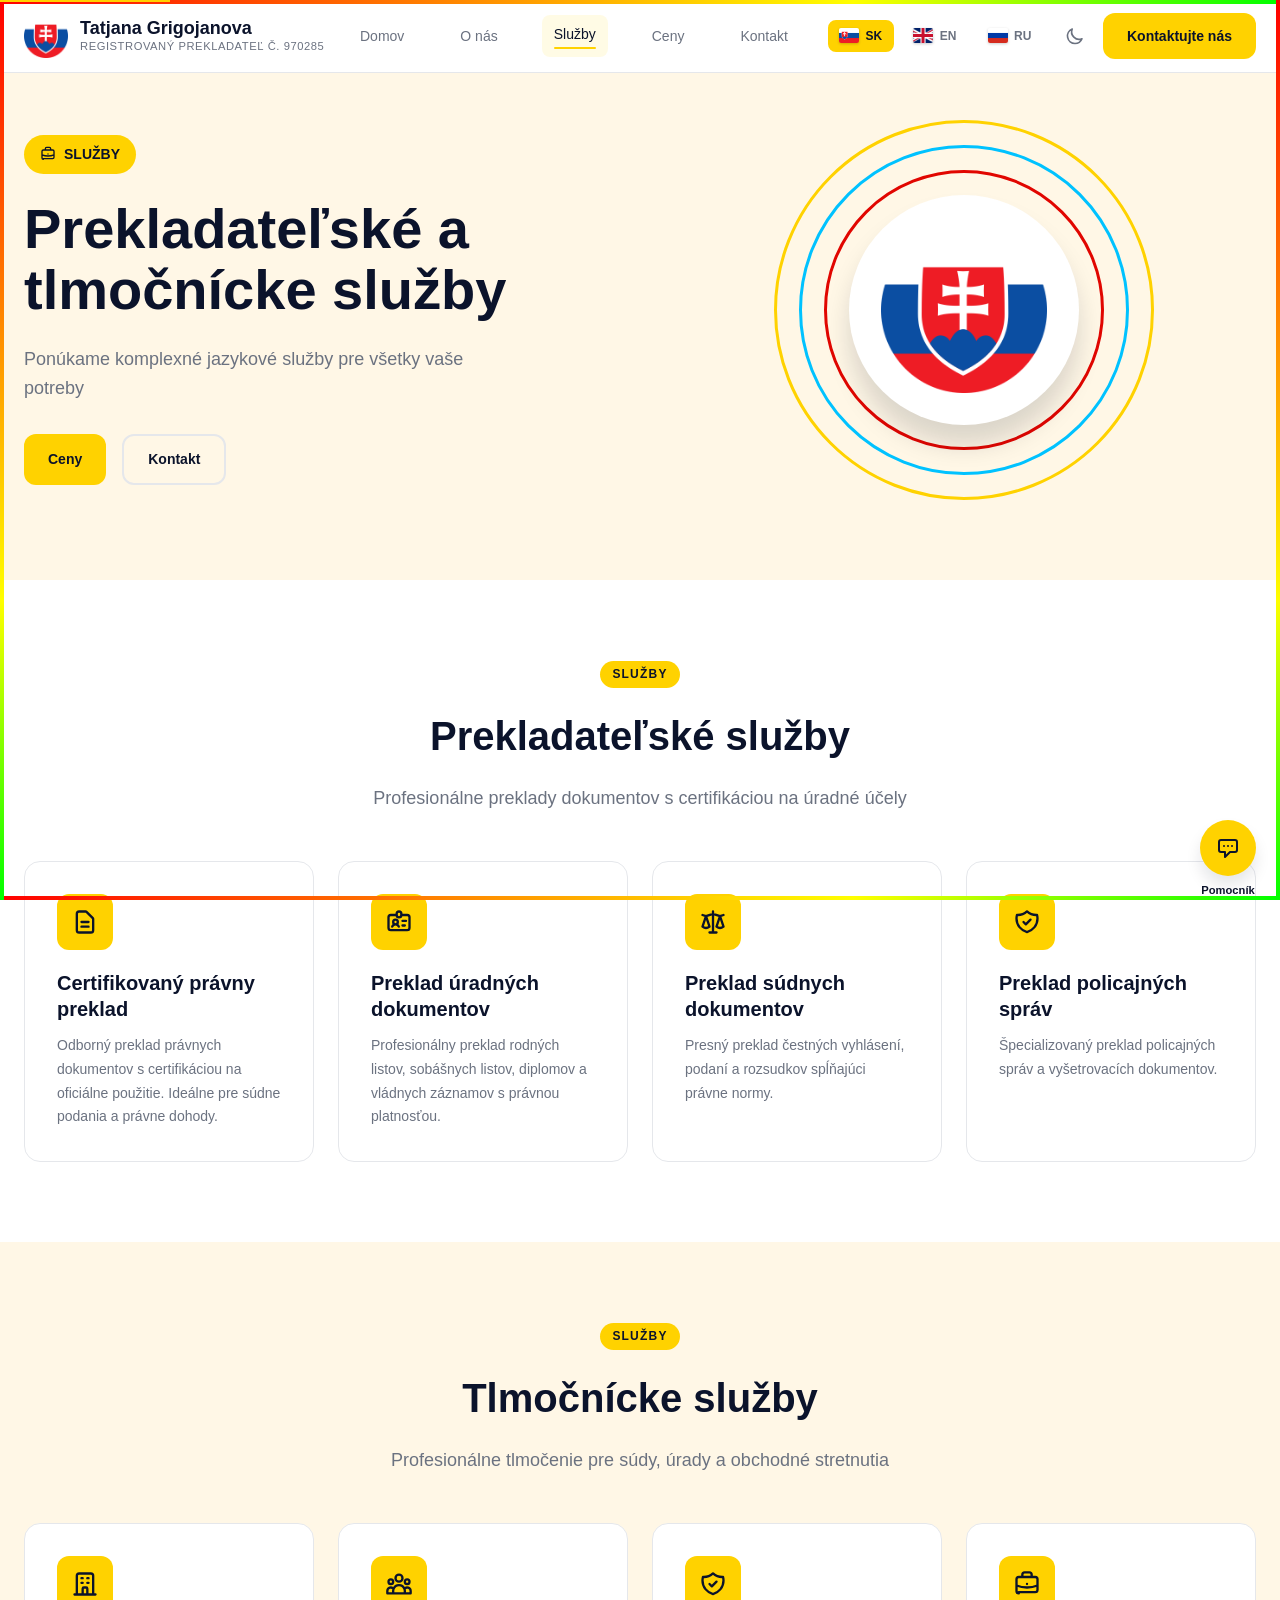
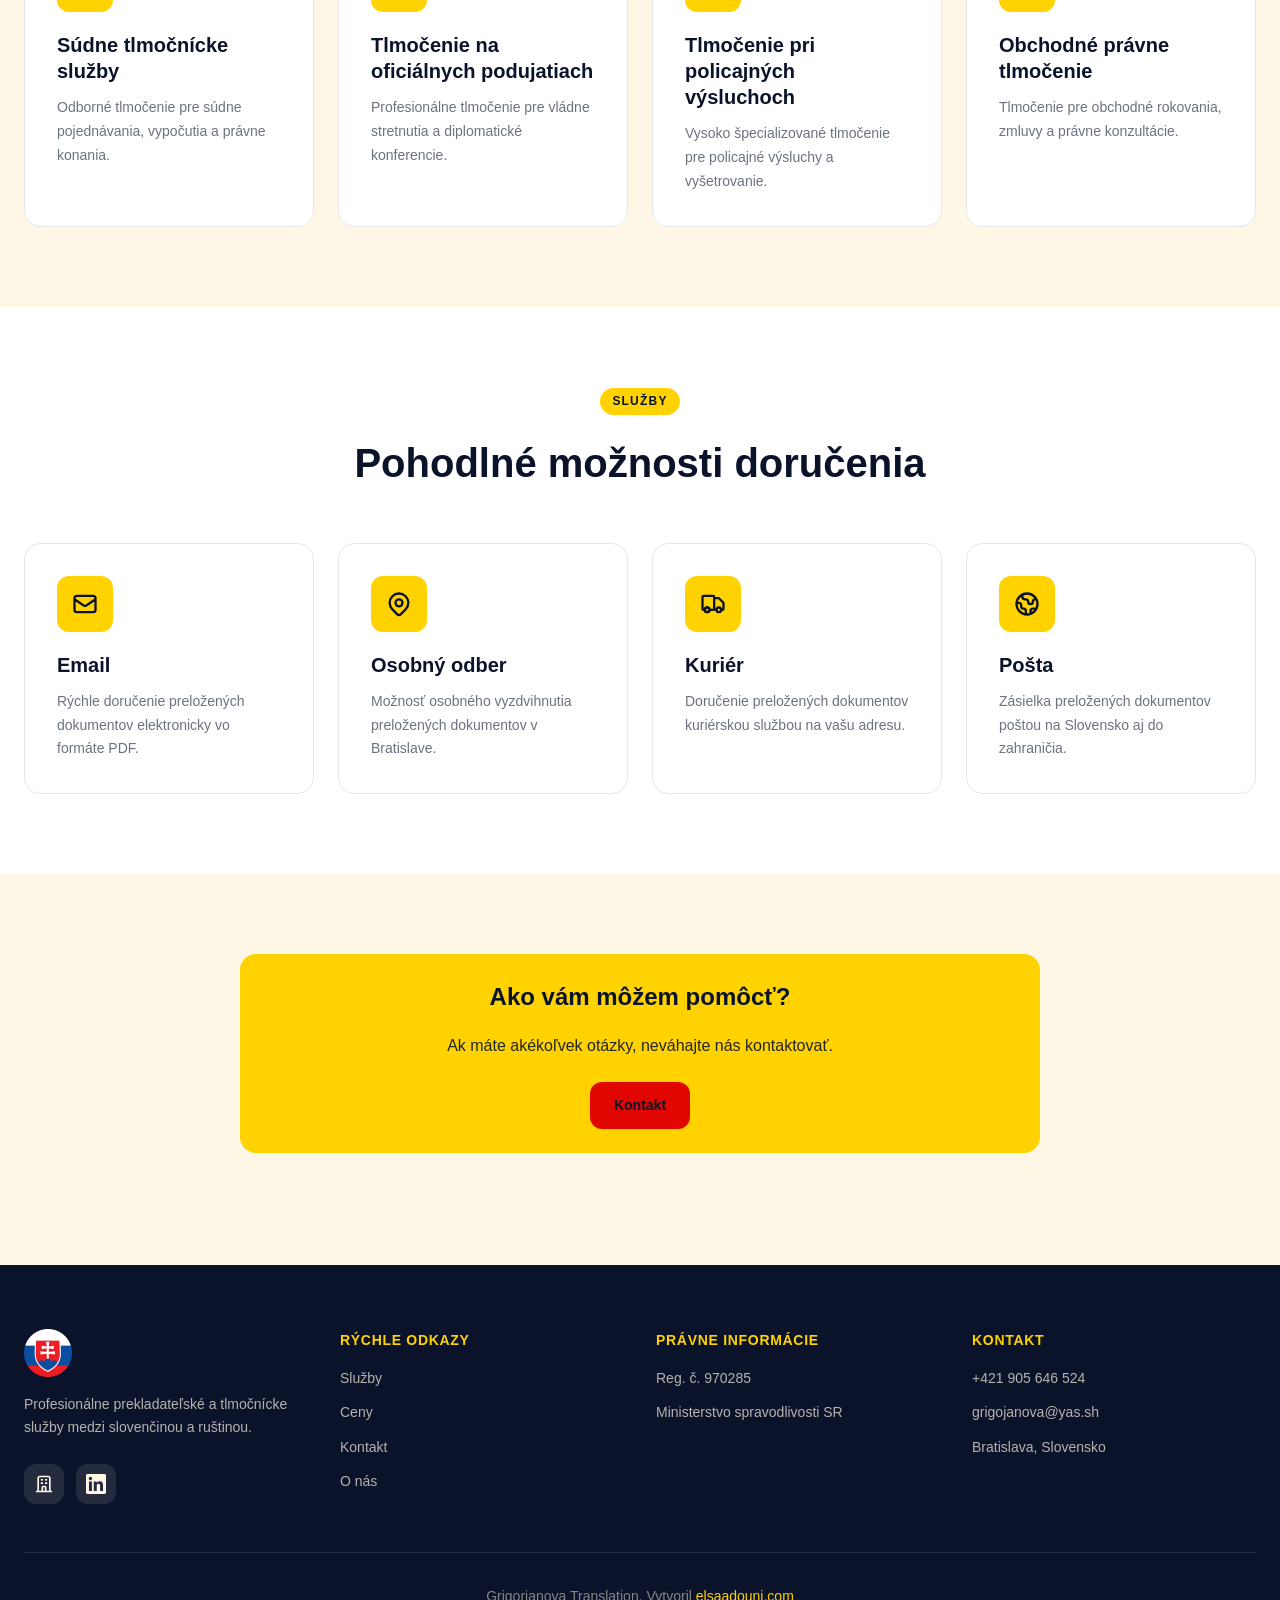
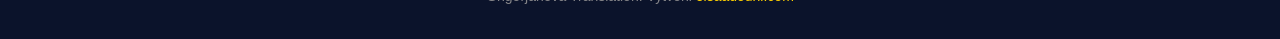
<file: services.html>
<!DOCTYPE html>
<html lang="sk" data-theme="light">
<head>
  <meta charset="UTF-8">
  <meta name="viewport" content="width=device-width, initial-scale=1.0">
  
  <!-- Primary Meta Tags -->
  <title>Tatjana Grigojanova PhD. | Services - Slovak-Russian Translation Services</title>
  <meta name="title" content="Tatjana Grigojanova PhD. | Services - Slovak-Russian Translation Services">
  <meta name="description" content="Professional Slovak-Russian translation and interpreting services. Certified legal translations, court interpreting, official document translations. Ministry of Justice registered (#970285).">
  <meta name="keywords" content="translation services, interpreting services, legal translation, court interpreting, Slovak Russian, certified translation, prekladateľské služby, tlmočnícke služby">
  <meta name="author" content="Tatjana Grigojanova PhD.">
  <meta name="robots" content="index, follow, max-image-preview:large, max-snippet:-1, max-video-preview:-1">
  <meta name="language" content="Slovak">
  <meta name="revisit-after" content="7 days">
  
  <!-- Canonical URL -->
  <link rel="canonical" href="https://grigojanova.yas.sh/services.html">
  
  <!-- Open Graph / Facebook -->
  <meta property="og:type" content="website">
  <meta property="og:url" content="https://grigojanova.yas.sh/services.html">
  <meta property="og:title" content="Tatjana Grigojanova PhD. | Translation Services">
  <meta property="og:description" content="Professional Slovak-Russian translation and interpreting services. Certified legal translations.">
  <meta property="og:image" content="https://grigojanova.yas.sh/assets/images/logo.png">
  <meta property="og:locale" content="sk_SK">
  <meta property="og:locale:alternate" content="en_US">
  <meta property="og:locale:alternate" content="ru_RU">
  
  <!-- Twitter -->
  <meta property="twitter:card" content="summary_large_image">
  <meta property="twitter:url" content="https://grigojanova.yas.sh/services.html">
  <meta property="twitter:title" content="Tatjana Grigojanova PhD. | Our Services">
  <meta property="twitter:description" content="Professional Slovak-Russian translation and interpreting services.">
  <meta property="twitter:image" content="https://grigojanova.yas.sh/assets/images/logo.png">
  
  <!-- Favicon -->
  <link rel="icon" type="image/png" href="assets/images/logo.png">
  <link rel="apple-touch-icon" href="assets/images/logo.png">
  
  <!-- Preconnect for Performance -->
  <link rel="preconnect" href="https://fonts.googleapis.com">
  <link rel="preconnect" href="https://fonts.gstatic.com" crossorigin>
  
  <!-- Fonts -->
  <link href="https://fonts.googleapis.com/css2?family=Inter:wght@400;500;600;700;800&display=swap" rel="stylesheet">
  
  <!-- Stylesheets -->
  <link rel="stylesheet" href="css/styles.css">
  <link rel="stylesheet" href="css/version1.css">
  <link rel="stylesheet" href="css/intro-loader.css">
  <link rel="stylesheet" href="css/page-border.css">
  <link rel="stylesheet" href="css/lang-flags.css">
  <link rel="stylesheet" href="css/style.css">
  
  <!-- Security Headers Meta -->
  <!-- NOTE: X-Frame-Options, HSTS, and frame-ancestors should be set in nginx headers -->
  <meta http-equiv="Content-Security-Policy" content="default-src 'self'; script-src 'self' 'unsafe-inline'; style-src 'self' https://fonts.googleapis.com 'unsafe-inline'; font-src 'self' https://fonts.gstatic.com; img-src 'self' data: blob: https:; connect-src 'self'; object-src 'none'; base-uri 'self';">
  <meta http-equiv="X-Content-Type-Options" content="nosniff">
  <meta http-equiv="X-XSS-Protection" content="1; mode=block">
  <meta http-equiv="Referrer-Policy" content="strict-origin-when-cross-origin">
  <meta http-equiv="Permissions-Policy" content="geolocation=(), microphone=(), camera=(), payment=(), usb=(), magnetometer=(), gyroscope=(), accelerometer=(), autoplay=(), encrypted-media=(), fullscreen=(self), picture-in-picture=(), publickey-credentials-get=(), screen-wake-lock=(), sync-xhr=(), web-share=(), xr-spatial-tracking=()">
  
  <!-- Breadcrumb Structured Data -->
  <script type="application/ld+json">
  {
    "@context": "https://schema.org",
    "@type": "BreadcrumbList",
    "itemListElement": [{
      "@type": "ListItem",
      "position": 1,
      "name": "Home",
      "item": "https://grigojanova.yas.sh/"
    },{
      "@type": "ListItem",
      "position": 2,
      "name": "Services",
      "item": "https://grigojanova.yas.sh/services.html"
    }]
  }
  </script>
  
  <!-- Turnstile Script -->
</head>
<body>
  <!-- Intro Loader -->
  <div class="intro-loader" id="introLoader">
    <div class="intro-loader-logo">
      <div class="intro-loader-ring"></div>
      <div class="intro-loader-ring"></div>
      <img src="assets/images/logo.png" alt="Tatjana Grigojanova">
    </div>
    <div class="intro-loader-text">Tatjana Grigojanova</div>
    <div class="intro-loader-subtext">Prekladateľské Služby</div>
    <div class="intro-loader-bar">
      <div class="intro-loader-progress"></div>
    </div>
  </div>

  <!-- Rotating Page Border -->
  <div class="page-border-top"></div><div class="page-border-bottom"></div><div class="page-border-left"></div><div class="page-border-right"></div>

  <a href="#main-content" class="skip-link" data-i18n="nav.skipToContent">Preskočiť na obsah</a>
  
  <!-- Header -->
  <header class="header" role="banner">
    <div class="container header-inner">
      <a href="index.html" class="logo" aria-label="Tatjana Grigojanova PhD. - Home">
        <img src="assets/images/logo.png" alt="">
        <span class="logo-text">Tatjana Grigojanova<span data-i18n="hero.badge">PhD.</span></span>
      </a>
      
      <nav class="nav" role="navigation" aria-label="Main navigation">
        <a href="index.html" data-i18n="nav.home">Domov</a>
        <a href="about.html" data-i18n="nav.about">O nás</a>
        <a href="services.html" class="active" data-i18n="nav.services" aria-current="page">Služby</a>
        <a href="pricing.html" data-i18n="nav.pricing">Ceny</a>
        <a href="contact.html" data-i18n="nav.contact">Kontakt</a>
      </nav>
      
      <div class="header-actions">
        <div class="lang-switcher" role="group" aria-label="Language switcher">
  <button class="lang-btn active" data-lang="sk" onclick="setLanguage('sk')" aria-label="Slovenčina">
    <img src="assets/images/flag-sk.png" alt="Slovak" class="lang-flag">
    <span class="lang-code">SK</span>
  </button>
  <button class="lang-btn" data-lang="en" onclick="setLanguage('en')" aria-label="English">
    <img src="assets/images/flag-gb.png" alt="English" class="lang-flag">
    <span class="lang-code">EN</span>
  </button>
  <button class="lang-btn" data-lang="ru" onclick="setLanguage('ru')" aria-label="Русский">
    <img src="assets/images/flag-ru.png" alt="Russian" class="lang-flag">
    <span class="lang-code">RU</span>
  </button>
</div>
        <button class="theme-toggle" onclick="toggleTheme()" aria-label="Toggle dark mode">
          <svg class="sun-icon" fill="none" viewBox="0 0 24 24" stroke="currentColor"><path stroke-linecap="round" stroke-linejoin="round" stroke-width="2" d="M12 3v1m0 16v1m9-9h-1M4 12H3m15.364 6.364l-.707-.707M6.343 6.343l-.707-.707m12.728 0l-.707.707M6.343 17.657l-.707.707M16 12a4 4 0 11-8 0 4 4 0 018 0z"/></svg>
          <svg class="moon-icon" fill="none" viewBox="0 0 24 24" stroke="currentColor"><path stroke-linecap="round" stroke-linejoin="round" stroke-width="2" d="M20.354 15.354A9 9 0 018.646 3.646 9.003 9.003 0 0012 21a9.003 9.003 0 008.354-5.646z"/></svg>
        </button>
        <a href="contact.html" class="btn btn-primary btn-cta" data-i18n="nav.cta">Kontaktujte nás</a>
        <button class="menu-toggle" aria-label="Menu" aria-expanded="false" aria-controls="mobile-menu">
          <svg width="24" height="24" fill="none" viewBox="0 0 24 24" stroke="currentColor"><path stroke-linecap="round" stroke-linejoin="round" stroke-width="2" d="M4 6h16M4 12h16M4 18h16"/></svg>
        </button>
      </div>
    </div>
  </header>

  <!-- Mobile Menu -->
  <div class="mobile-menu-backdrop" aria-hidden="true"></div>
  <div class="mobile-menu" id="mobile-menu" role="dialog" aria-label="Mobile navigation" aria-hidden="true">
    <div class="mobile-menu-inner">
      <nav class="mobile-nav">
        <a href="index.html" data-i18n="nav.home">Domov</a>
        <a href="about.html" data-i18n="nav.about">O nás</a>
        <a href="services.html" class="active" data-i18n="nav.services">Služby</a>
        <a href="pricing.html" data-i18n="nav.pricing">Ceny</a>
        <a href="contact.html" data-i18n="nav.contact">Kontakt</a>
      </nav>
      <div class="mobile-lang-switcher">
  <button class="lang-btn active" data-lang="sk" onclick="setLanguage('sk')">
    <img src="assets/images/flag-sk.png" alt="Slovak" class="lang-flag">
    <span>Slovenčina</span>
  </button>
  <button class="lang-btn" data-lang="en" onclick="setLanguage('en')">
    <img src="assets/images/flag-gb.png" alt="English" class="lang-flag">
    <span>English</span>
  </button>
  <button class="lang-btn" data-lang="ru" onclick="setLanguage('ru')">
    <img src="assets/images/flag-ru.png" alt="Russian" class="lang-flag">
    <span>Русский</span>
  </button>
</div>
    </div>
  </div>

  <main id="main-content">
    <!-- Services Hero -->
    <section class="hero" aria-labelledby="services-hero-title">
      <div class="hero-bg" aria-hidden="true"></div>
      <div class="container hero-inner">
        <div class="hero-content">
          <div class="hero-badge">
            <svg width="16" height="16" fill="none" viewBox="0 0 24 24" stroke="currentColor" aria-hidden="true">
              <path stroke-linecap="round" stroke-linejoin="round" stroke-width="2" d="M21 13.255A23.931 23.931 0 0112 15c-3.183 0-6.22-.62-9-1.745M16 6V4a2 2 0 00-2-2h-4a2 2 0 00-2 2v2m4 6h.01M5 19h14a2 2 0 002-2V8a2 2 0 00-2-2H5a2 2 0 00-2 2v10a2 2 0 002 2z"/>
            </svg>
            <span data-i18n="services.label">SLUŽBY</span>
          </div>
          <h1 class="hero-title" id="services-hero-title" data-i18n="services.title">
            Prekladateľské a tlmočnícke služby
          </h1>
          <p class="hero-desc" data-i18n="services.subtitle">
            Ponúkame komplexné jazykové služby pre všetky vaše potreby. Od certifikovaných prekladov až po súdne tlmočenie.
          </p>
          <div class="hero-actions">
            <a href="pricing.html" class="btn btn-primary" data-i18n="nav.pricing">Cenník</a>
            <a href="contact.html" class="btn btn-outline" data-i18n="nav.contact">Kontaktujte nás</a>
          </div>
        </div>
        <div class="hero-visual" aria-hidden="true">
          <div class="logo-ring-container">
            <div class="logo-ring"></div>
            <div class="logo-ring"></div>
            <div class="logo-ring"></div>
            <div class="logo-center">
              <img src="assets/images/logo.png" alt="">
            </div>
          </div>
        </div>
      </div>
    </section>

    <!-- Translation Services -->
    <section class="section section-alt" aria-labelledby="translation-title">
      <div class="container">
        <div class="section-header">
          <span class="section-label" data-i18n="services.label">PREKLADY</span>
          <h2 class="section-title" id="translation-title" data-i18n="services.translationTitle">Prekladateľské služby</h2>
          <p class="section-desc" data-i18n="services.translationDesc">Profesionálne preklady dokumentov s certifikáciou na úradné účely</p>
        </div>
        
        <div class="cards-grid">
          <article class="card">
            <div class="card-icon" aria-hidden="true">
              <svg fill="none" viewBox="0 0 24 24" stroke="currentColor"><path stroke-linecap="round" stroke-linejoin="round" stroke-width="2" d="M9 12h6m-6 4h6m2 5H7a2 2 0 01-2-2V5a2 2 0 012-2h5.586a1 1 0 01.707.293l5.414 5.414a1 1 0 01.293.707V19a2 2 0 01-2 2z"/></svg>
            </div>
            <h3 class="card-title" data-i18n="services.items.certified_legal.title">Certifikovaný právny preklad</h3>
            <p class="card-text" data-i18n="services.items.certified_legal.desc">Odborný preklad právnych dokumentov s certifikáciou na oficiálne použitie. Ideálne pre súdne podania a právne dohody.</p>
          </article>
          
          <article class="card">
            <div class="card-icon" aria-hidden="true">
              <svg fill="none" viewBox="0 0 24 24" stroke="currentColor"><path stroke-linecap="round" stroke-linejoin="round" stroke-width="2" d="M10 6H5a2 2 0 00-2 2v9a2 2 0 002 2h14a2 2 0 002-2V8a2 2 0 00-2-2h-5m-4 0V5a2 2 0 114 0v1m-4 0a2 2 0 104 0m-5 8a2 2 0 100-4 2 2 0 000 4zm0 0c1.306 0 2.417.835 2.83 2M9 14a3.001 3.001 0 00-2.83 2M15 11h3m-3 4h2"/></svg>
            </div>
            <h3 class="card-title" data-i18n="services.items.official_docs.title">Preklad úradných dokumentov</h3>
            <p class="card-text" data-i18n="services.items.official_docs.desc">Profesionálny preklad rodných listov, sobášnych listov, diplomov a vládnych záznamov s právnou platnosťou.</p>
          </article>
          
          <article class="card">
            <div class="card-icon" aria-hidden="true">
              <svg fill="none" viewBox="0 0 24 24" stroke="currentColor"><path stroke-linecap="round" stroke-linejoin="round" stroke-width="2" d="M3 6l3 1m0 0l-3 9a5.002 5.002 0 006.001 0M6 7l3 9M6 7l6-2m6 2l3-1m-3 1l-3 9a5.002 5.002 0 006.001 0M18 7l3 9m-3-9l-6-2m0-2v2m0 16V5m0 16H9m3 0h3"/></svg>
            </div>
            <h3 class="card-title" data-i18n="services.items.court_docs.title">Preklad súdnych dokumentov</h3>
            <p class="card-text" data-i18n="services.items.court_docs.desc">Presný preklad čestných vyhlásení, podaní a rozsudkov spĺňajúci právne normy.</p>
          </article>
          
          <article class="card">
            <div class="card-icon" aria-hidden="true">
              <svg fill="none" viewBox="0 0 24 24" stroke="currentColor"><path stroke-linecap="round" stroke-linejoin="round" stroke-width="2" d="M9 12l2 2 4-4m5.618-4.016A11.955 11.955 0 0112 2.944a11.955 11.955 0 01-8.618 3.04A12.02 12.02 0 003 9c0 5.591 3.824 10.29 9 11.622 5.176-1.332 9-6.03 9-11.622 0-1.042-.133-2.052-.382-3.016z"/></svg>
            </div>
            <h3 class="card-title" data-i18n="services.items.police_reports.title">Preklad policajných správ</h3>
            <p class="card-text" data-i18n="services.items.police_reports.desc">Špecializovaný preklad policajných správ a vyšetrovacích dokumentov.</p>
          </article>
        </div>
      </div>
    </section>

    <!-- Interpreting Services -->
    <section class="section" aria-labelledby="interpreting-title">
      <div class="container">
        <div class="section-header">
          <span class="section-label" data-i18n="services.label">TLMOČENIE</span>
          <h2 class="section-title" id="interpreting-title" data-i18n="services.interpretingTitle">Tlmočnícke služby</h2>
          <p class="section-desc" data-i18n="services.interpretingDesc">Profesionálne tlmočenie pre súdy, úrady a obchodné stretnutia</p>
        </div>
        
        <div class="cards-grid">
          <article class="card">
            <div class="card-icon" aria-hidden="true">
              <svg fill="none" viewBox="0 0 24 24" stroke="currentColor"><path stroke-linecap="round" stroke-linejoin="round" stroke-width="2" d="M19 21V5a2 2 0 00-2-2H7a2 2 0 00-2 2v16m14 0h2m-2 0h-5m-9 0H3m2 0h5M9 7h1m-1 4h1m4-4h1m-1 4h1m-5 10v-5a1 1 0 011-1h2a1 1 0 011 1v5m-4 0h4"/></svg>
            </div>
            <h3 class="card-title" data-i18n="services.items.court_interpreting.title">Súdne tlmočnícke služby</h3>
            <p class="card-text" data-i18n="services.items.court_interpreting.desc">Odborné tlmočenie pre súdne pojednávania, vypočutia a právne konania.</p>
          </article>
          
          <article class="card">
            <div class="card-icon" aria-hidden="true">
              <svg fill="none" viewBox="0 0 24 24" stroke="currentColor"><path stroke-linecap="round" stroke-linejoin="round" stroke-width="2" d="M17 20h5v-2a3 3 0 00-5.356-1.857M17 20H7m10 0v-2c0-.656-.126-1.283-.356-1.857M7 20H2v-2a3 3 0 015.356-1.857M7 20v-2c0-.656.126-1.283.356-1.857m0 0a5.002 5.002 0 019.288 0M15 7a3 3 0 11-6 0 3 3 0 016 0zm6 3a2 2 0 11-4 0 2 2 0 014 0zM7 10a2 2 0 11-4 0 2 2 0 014 0z"/></svg>
            </div>
            <h3 class="card-title" data-i18n="services.items.official_events.title">Tlmočenie na oficiálnych podujatiach</h3>
            <p class="card-text" data-i18n="services.items.official_events.desc">Profesionálne tlmočenie pre vládne stretnutia a diplomatické konferencie.</p>
          </article>
          
          <article class="card">
            <div class="card-icon" aria-hidden="true">
              <svg fill="none" viewBox="0 0 24 24" stroke="currentColor"><path stroke-linecap="round" stroke-linejoin="round" stroke-width="2" d="M9 12l2 2 4-4m5.618-4.016A11.955 11.955 0 0112 2.944a11.955 11.955 0 01-8.618 3.04A12.02 12.02 0 003 9c0 5.591 3.824 10.29 9 11.622 5.176-1.332 9-6.03 9-11.622 0-1.042-.133-2.052-.382-3.016z"/></svg>
            </div>
            <h3 class="card-title" data-i18n="services.items.police_interpreting.title">Tlmočenie pri policajných výsluchoch</h3>
            <p class="card-text" data-i18n="services.items.police_interpreting.desc">Vysoko špecializované tlmočenie pre policajné výsluchy a vyšetrovanie.</p>
          </article>
          
          <article class="card">
            <div class="card-icon" aria-hidden="true">
              <svg fill="none" viewBox="0 0 24 24" stroke="currentColor"><path stroke-linecap="round" stroke-linejoin="round" stroke-width="2" d="M21 13.255A23.931 23.931 0 0112 15c-3.183 0-6.22-.62-9-1.745M16 6V4a2 2 0 00-2-2h-4a2 2 0 00-2 2v2m4 6h.01M5 19h14a2 2 0 002-2V8a2 2 0 00-2-2H5a2 2 0 00-2 2v10a2 2 0 002 2z"/></svg>
            </div>
            <h3 class="card-title" data-i18n="services.items.business_interpreting.title">Obchodné právne tlmočenie</h3>
            <p class="card-text" data-i18n="services.items.business_interpreting.desc">Tlmočenie pre obchodné rokovania, zmluvy a právne konzultácie.</p>
          </article>
        </div>
      </div>
    </section>

    <!-- Delivery Options -->
    <section class="section section-alt" aria-labelledby="delivery-title">
      <div class="container">
        <div class="section-header">
          <span class="section-label" data-i18n="services.label">DORUČENIE</span>
          <h2 class="section-title" id="delivery-title" data-i18n="services.deliveryTitle">Pohodlné možnosti doručenia</h2>
        </div>
        
        <div class="cards-grid" style="grid-template-columns: repeat(auto-fit, minmax(250px, 1fr));">
          <article class="card">
            <div class="card-icon" aria-hidden="true">
              <svg fill="none" viewBox="0 0 24 24" stroke="currentColor"><path stroke-linecap="round" stroke-linejoin="round" stroke-width="2" d="M3 8l7.89 5.26a2 2 0 002.22 0L21 8M5 19h14a2 2 0 002-2V7a2 2 0 00-2-2H5a2 2 0 00-2 2v10a2 2 0 002 2z"/></svg>
            </div>
            <h3 class="card-title" data-i18n="services.delivery.email.title">Email</h3>
            <p class="card-text" data-i18n="services.delivery.email.desc">Rýchle doručenie preložených dokumentov elektronicky vo formáte PDF.</p>
          </article>
          
          <article class="card">
            <div class="card-icon" aria-hidden="true">
              <svg fill="none" viewBox="0 0 24 24" stroke="currentColor"><path stroke-linecap="round" stroke-linejoin="round" stroke-width="2" d="M17.657 16.657L13.414 20.9a1.998 1.998 0 01-2.827 0l-4.244-4.243a8 8 0 1111.314 0z"/><path stroke-linecap="round" stroke-linejoin="round" stroke-width="2" d="M15 11a3 3 0 11-6 0 3 3 0 016 0z"/></svg>
            </div>
            <h3 class="card-title" data-i18n="services.delivery.pickup.title">Osobný odber</h3>
            <p class="card-text" data-i18n="services.delivery.pickup.desc">Možnosť osobného vyzdvihnutia preložených dokumentov v Bratislave.</p>
          </article>
          
          <article class="card">
            <div class="card-icon" aria-hidden="true">
              <svg fill="none" viewBox="0 0 24 24" stroke="currentColor"><path stroke-linecap="round" stroke-linejoin="round" stroke-width="2" d="M9 17a2 2 0 11-4 0 2 2 0 014 0zM19 17a2 2 0 11-4 0 2 2 0 014 0z"/><path stroke-linecap="round" stroke-linejoin="round" stroke-width="2" d="M13 16V6a1 1 0 00-1-1H4a1 1 0 00-1 1v10a1 1 0 001 1h1m8-1a1 1 0 01-1 1H9m4-1V8a1 1 0 011-1h2.586a1 1 0 01.707.293l3.414 3.414a1 1 0 01.293.707V16a1 1 0 01-1 1h-1m-6-1a1 1 0 001 1h1M5 17a2 2 0 104 0m-4 0a2 2 0 114 0"/></svg>
            </div>
            <h3 class="card-title" data-i18n="services.delivery.courier.title">Kuriér</h3>
            <p class="card-text" data-i18n="services.delivery.courier.desc">Doručenie preložených dokumentov kuriérskou službou na vašu adresu.</p>
          </article>
          
          <article class="card">
            <div class="card-icon" aria-hidden="true">
              <svg fill="none" viewBox="0 0 24 24" stroke="currentColor"><path stroke-linecap="round" stroke-linejoin="round" stroke-width="2" d="M3.055 11H5a2 2 0 012 2v1a2 2 0 002 2 2 2 0 012 2v2.945M8 3.935V5.5A2.5 2.5 0 0010.5 8h.5a2 2 0 012 2 2 2 0 104 0 2 2 0 012-2h1.064M15 20.488V18a2 2 0 012-2h3.064M21 12a9 9 0 11-18 0 9 9 0 0118 0z"/></svg>
            </div>
            <h3 class="card-title" data-i18n="services.delivery.post.title">Pošta</h3>
            <p class="card-text" data-i18n="services.delivery.post.desc">Zásielka preložených dokumentov poštou na Slovensko aj do zahraničia.</p>
          </article>
        </div>
      </div>
    </section>

    <!-- CTA Section -->
    <section class="section" aria-labelledby="services-cta-title">
      <div class="container">
        <div class="highlight-box" style="max-width: 800px;">
          <h2 id="services-cta-title" style="margin-bottom: 1rem;" data-i18n="contact.title">Ako vám môžem pomôcť?</h2>
          <p style="margin-bottom: 1.5rem; opacity: 0.9;" data-i18n="contact.subtitle">Ak máte akékoľvek otázky, neváhajte nás kontaktovať.</p>
          <a href="contact.html" class="btn btn-secondary" style="background: var(--secondary); color: var(--white);" data-i18n="nav.contact">Kontaktujte nás</a>
        </div>
      </div>
    </section>
  </main>

  <!-- Footer -->
  <footer class="footer" role="contentinfo">
    <div class="container">
      <div class="footer-grid">
        <div class="footer-brand">
          <a href="index.html" class="footer-logo" aria-label="Home">
            <img src="assets/images/logo.png" alt="">
          </a>
          <p class="footer-desc" data-i18n="footer.description">Profesionálne prekladateľské a tlmočnícke služby medzi slovenčinou a ruštinou.</p>
          <div class="footer-social">
            <a href="https://www.justice.gov.sk/registre/prekladatelia/prekladatel_10651" target="_blank" rel="noopener noreferrer" aria-label="Justice Registry">
              <svg fill="none" viewBox="0 0 24 24" stroke="currentColor" width="20" height="20"><path stroke-linecap="round" stroke-linejoin="round" stroke-width="2" d="M19 21V5a2 2 0 00-2-2H7a2 2 0 00-2 2v16m14 0h2m-2 0h-5m-9 0H3m2 0h5M9 7h1m-1 4h1m4-4h1m-1 4h1m-5 10v-5a1 1 0 011-1h2a1 1 0 011 1v5m-4 0h4"/></svg>
            </a>
            <a href="https://www.linkedin.com/in/tatiana-grigorjanova-b9baa656/" target="_blank" rel="noopener noreferrer" aria-label="LinkedIn">
              <svg fill="currentColor" viewBox="0 0 24 24" width="20" height="20"><path d="M20.447 20.452h-3.554v-5.569c0-1.328-.027-3.037-1.852-3.037-1.853 0-2.136 1.445-2.136 2.939v5.667H9.351V9h3.414v1.561h.046c.477-.9 1.637-1.85 3.37-1.85 3.601 0 4.267 2.37 4.267 5.455v6.286zM5.337 7.433c-1.144 0-2.063-.926-2.063-2.065 0-1.138.92-2.063 2.063-2.063 1.14 0 2.064.925 2.064 2.063 0 1.139-.925 2.065-2.064 2.065zm1.782 13.019H3.555V9h3.564v11.452zM22.225 0H1.771C.792 0 0 .774 0 1.729v20.542C0 23.227.792 24 1.771 24h20.451C23.2 24 24 23.227 24 22.271V1.729C24 .774 23.2 0 22.222 0h.003z"/></svg>
            </a>
          </div>
        </div>
        <div>
          <h4 class="footer-title" data-i18n="footer.quickLinks">Rýchle odkazy</h4>
          <div class="footer-links">
            <a href="services.html" data-i18n="nav.services">Služby</a>
            <a href="pricing.html" data-i18n="nav.pricing">Ceny</a>
            <a href="contact.html" data-i18n="nav.contact">Kontakt</a>
            <a href="about.html" data-i18n="nav.about">O nás</a>
          </div>
        </div>
        <div>
          <h4 class="footer-title" data-i18n="footer.legalInfo">Právne informácie</h4>
          <div class="footer-links">
            <span>Reg. č. 970285</span>
            <span>Ministerstvo spravodlivosti SR</span>
          </div>
        </div>
        <div>
          <h4 class="footer-title" data-i18n="nav.contact">Kontakt</h4>
          <div class="footer-links">
            <a href="tel:+421905646524">+421 905 646 524</a>
            <a href="mailto:grigojanova@yas.sh">grigojanova@yas.sh</a>
            <span>Bratislava, Slovensko</span>
          </div>
        </div>
      </div>
      <div class="footer-bottom">
        <p class="footer-copyright">
          <span data-i18n="footer.copyright">Grigorjanova Translation. Vytvoril</span>
          <a href="https://www.elsaadouni.com" target="_blank" rel="noopener noreferrer">elsaadouni.com</a>
        </p>
      </div>
    </div>
  </footer>

  <!-- Help Bot -->
  <div class="bot-container">
    <button class="bot-toggle" id="botToggle" aria-label="Open chat assistant" aria-expanded="false" aria-controls="botPanel">
      <svg class="bot-icon-open" fill="none" viewBox="0 0 24 24" stroke="currentColor">
        <path stroke-linecap="round" stroke-linejoin="round" stroke-width="2" d="M8 10h.01M12 10h.01M16 10h.01M9 16H5a2 2 0 01-2-2V6a2 2 0 012-2h14a2 2 0 012 2v8a2 2 0 01-2 2h-5l-5 5v-5z"/>
      </svg>
      <svg class="bot-icon-close" fill="none" viewBox="0 0 24 24" stroke="currentColor">
        <path stroke-linecap="round" stroke-linejoin="round" stroke-width="2" d="M6 18L18 6M6 6l12 12"/>
      </svg>
      <span class="bot-label" data-i18n="bot.toggleLabel">Pomocník</span>
    </button>
    
    <div class="bot-panel" id="botPanel" role="dialog" aria-label="Chat assistant" aria-hidden="true">
      <div class="bot-header">
        <div class="bot-avatar">
          <img src="assets/images/logo.png" alt="">
        </div>
        <div class="bot-info">
          <h4 class="bot-title" data-i18n="bot.title">Digitálny asistent</h4>
          <p class="bot-subtitle" data-i18n="bot.subtitle">Spýtajte sa na ceny, služby alebo postup</p>
        </div>
        <button class="bot-close" id="botClose" aria-label="Close chat">
          <svg fill="none" viewBox="0 0 24 24" stroke="currentColor"><path stroke-linecap="round" stroke-linejoin="round" stroke-width="2" d="M6 18L18 6M6 6l12 12"/></svg>
        </button>
      </div>
      <div class="bot-messages" id="botMessages" role="log" aria-live="polite" aria-atomic="false">
        <!-- Populated by JS -->
      </div>
      <div class="bot-input-container">
        <input type="text" class="bot-input" id="botInput" data-i18n-attr="placeholder" data-i18n="bot.placeholder" aria-label="Message">
        <button class="bot-send" id="botSend" aria-label="Send message">
          <svg fill="none" viewBox="0 0 24 24" stroke="currentColor"><path stroke-linecap="round" stroke-linejoin="round" stroke-width="2" d="M12 19l9 2-9-18-9 18 9-2zm0 0v-8"/></svg>
        </button>
      </div>
    </div>
  </div>

  <script src="js/translations.js"></script>
  <script src="js/app.js"></script>

  <script>
    // Intro Loader - Hide after 2 seconds
    (function() {
      const loader = document.getElementById('introLoader');
      if (loader) {
        setTimeout(function() {
          loader.classList.add('hidden');
        }, 800);
      }
    })();
  </script>
</body>
</html>
</file>
<file: css/styles.css>
/**
 * ============================================================================
 * SHARED STYLES - Tatjana Grigojanova PhD. Translation Services
 * Base styles shared across all versions
 * ============================================================================
 */

/* Reset & Base */
*, *::before, *::after {
  box-sizing: border-box;
  margin: 0;
  padding: 0;
}

html {
  scroll-behavior: smooth;
  font-size: 16px;
}

body {
  font-family: 'Inter', -apple-system, BlinkMacSystemFont, 'Segoe UI', Roboto, sans-serif;
  font-size: 1rem;
  line-height: 1.6;
  color: var(--text);
  background: var(--bg);
  transition: background 200ms ease, color 200ms ease;
  -webkit-font-smoothing: antialiased;
  -moz-osx-font-smoothing: grayscale;
}

img {
  max-width: 100%;
  height: auto;
  display: block;
}

a {
  color: inherit;
  text-decoration: none;
}

button {
  font-family: inherit;
  cursor: pointer;
  border: none;
  background: none;
}

/* Focus styles */
:focus-visible {
  outline: 2px solid var(--primary);
  outline-offset: 2px;
}

/* Selection */
::selection {
  background: var(--primary);
  color: var(--primary-contrast, #000);
}

/* Container */
.container {
  width: 100%;
  max-width: 1280px;
  margin: 0 auto;
  padding: 0 1.5rem;
}

/* Honeypot */
.honeypot {
  position: absolute;
  left: -9999px;
  height: 0;
  width: 0;
  opacity: 0;
}

/* Utility Classes */
.text-center { text-align: center; }
.mt-4 { margin-top: 2rem; }
.hidden { display: none !important; }
.sr-only {
  position: absolute;
  width: 1px;
  height: 1px;
  padding: 0;
  margin: -1px;
  overflow: hidden;
  clip: rect(0, 0, 0, 0);
  white-space: nowrap;
  border: 0;
}

/* Skip Link */
.skip-link {
  position: absolute;
  top: -40px;
  left: 0;
  background: var(--primary);
  color: var(--primary-contrast);
  padding: 8px 16px;
  z-index: 10000;
  transition: top 0.3s;
}

.skip-link:focus {
  top: 0;
}

/* =====================================================
   HEADER
   ===================================================== */
.header {
  position: fixed;
  top: 0;
  left: 0;
  right: 0;
  z-index: 1000;
  background: var(--surface);
  border-bottom: 1px solid var(--border);
  transition: box-shadow 200ms ease;
}

.header.scrolled {
  box-shadow: var(--shadow-md);
}

.header-inner {
  display: flex;
  align-items: center;
  justify-content: space-between;
  height: 72px;
}

.logo {
  display: flex;
  align-items: center;
  gap: 0.75rem;
  color: var(--text);
}

.logo img {
  height: 44px;
  width: auto;
}

.logo-text {
  font-weight: 700;
  font-size: 1.125rem;
  line-height: 1.2;
}

.logo-text span {
  display: block;
  font-size: 0.7rem;
  font-weight: 500;
  color: var(--text-muted);
  text-transform: uppercase;
  letter-spacing: 0.05em;
}

/* Navigation */
.nav {
  display: none;
}

@media (min-width: 1024px) {
  .nav {
    display: flex;
    align-items: center;
    gap: 2rem;
  }
}

.nav a {
  font-size: 0.875rem;
  font-weight: 500;
  color: var(--text-muted);
  padding: 0.5rem 0.75rem;
  border-radius: var(--radius-md);
  transition: all 200ms ease;
}

.nav a:hover,
.nav a.active {
  color: var(--text);
  background: var(--primary-alpha);
}

/* Header Actions */
.header-actions {
  display: flex;
  align-items: center;
  gap: 0.5rem;
}

.lang-switcher {
  display: flex;
  gap: 2px;
  padding: 4px;
  background: var(--gray-100);
  border-radius: var(--radius-lg);
}

[data-theme="dark"] .lang-switcher {
  background: var(--gray-800);
}

.lang-btn {
  padding: 4px 10px;
  font-size: 0.75rem;
  font-weight: 600;
  color: var(--text-muted);
  background: transparent;
  border: none;
  border-radius: var(--radius-md);
  cursor: pointer;
  transition: all 200ms ease;
}

.lang-btn:hover {
  color: var(--text);
}

.lang-btn.active {
  background: var(--primary);
  color: var(--primary-contrast);
}

.theme-toggle {
  width: 40px;
  height: 40px;
  display: flex;
  align-items: center;
  justify-content: center;
  background: var(--gray-100);
  border: none;
  border-radius: var(--radius-lg);
  cursor: pointer;
  color: var(--text-muted);
  transition: all 200ms ease;
}

[data-theme="dark"] .theme-toggle {
  background: var(--gray-800);
}

.theme-toggle:hover {
  background: var(--primary-alpha);
  color: var(--text);
}

.theme-toggle svg {
  width: 20px;
  height: 20px;
}

.sun-icon { display: none; }
[data-theme="dark"] .sun-icon { display: block; }
[data-theme="dark"] .moon-icon { display: none; }

/* Mobile Menu Toggle */
.menu-toggle {
  width: 44px;
  height: 44px;
  display: flex;
  align-items: center;
  justify-content: center;
  background: transparent;
  border: none;
  border-radius: var(--radius-lg);
  cursor: pointer;
  color: var(--text);
}

.menu-toggle:hover {
  background: var(--primary-alpha);
}

@media (min-width: 1024px) {
  .menu-toggle { display: none; }
}

/* Mobile Menu */
.mobile-menu {
  position: fixed;
  top: 72px;
  left: 0;
  right: 0;
  bottom: 0;
  background: var(--surface);
  transform: translateX(100%);
  transition: transform 0.3s ease;
  z-index: 999;
  overflow-y: auto;
}

.mobile-menu.open {
  transform: translateX(0);
}

.mobile-menu-backdrop {
  position: fixed;
  top: 72px;
  left: 0;
  right: 0;
  bottom: 0;
  background: rgba(0,0,0,0.5);
  opacity: 0;
  visibility: hidden;
  transition: all 0.3s;
  z-index: 998;
}

.mobile-menu-backdrop.open {
  opacity: 1;
  visibility: visible;
}

.mobile-menu-inner {
  padding: 2rem 1.5rem;
}

.mobile-nav {
  display: flex;
  flex-direction: column;
  gap: 0.5rem;
  margin-bottom: 2rem;
}

.mobile-nav a {
  padding: 1rem;
  font-size: 1.25rem;
  font-weight: 600;
  color: var(--text);
  border-radius: var(--radius-lg);
}

.mobile-nav a:hover,
.mobile-nav a.active {
  background: var(--primary-alpha);
}

/* =====================================================
   BUTTONS
   ===================================================== */
.btn {
  display: inline-flex;
  align-items: center;
  justify-content: center;
  gap: 0.5rem;
  padding: 0.75rem 1.5rem;
  font-size: 0.875rem;
  font-weight: 600;
  border-radius: var(--radius-lg);
  text-decoration: none;
  border: none;
  cursor: pointer;
  transition: all 200ms ease;
  position: relative;
  overflow: hidden;
}

.btn:disabled {
  opacity: 0.6;
  cursor: not-allowed;
}

.btn-primary {
  background: var(--primary);
  color: var(--primary-contrast);
}

.btn-primary:hover:not(:disabled) {
  background: var(--primary-dark);
  transform: translateY(-2px);
  box-shadow: var(--shadow-lg);
}

.btn-secondary {
  background: var(--secondary);
  color: var(--secondary-contrast);
}

.btn-secondary:hover:not(:disabled) {
  opacity: 0.9;
  transform: translateY(-2px);
  box-shadow: var(--shadow-lg);
}

.btn-outline {
  background: transparent;
  color: var(--text);
  border: 2px solid var(--border);
}

.btn-outline:hover:not(:disabled) {
  border-color: var(--primary);
  background: var(--primary-alpha);
}

.btn-cta {
  display: none;
}

@media (min-width: 1024px) {
  .btn-cta {
    display: inline-flex;
  }
}

/* =====================================================
   HERO
   ===================================================== */
.hero {
  padding-top: 120px;
  padding-bottom: 5rem;
  position: relative;
  overflow: hidden;
}

.hero-bg {
  position: absolute;
  inset: 0;
  pointer-events: none;
}

.hero-inner {
  display: grid;
  gap: 3rem;
  align-items: center;
}

@media (min-width: 1024px) {
  .hero-inner {
    grid-template-columns: 1fr 1fr;
    gap: 4rem;
  }
}

.hero-badge {
  display: inline-flex;
  align-items: center;
  gap: 0.5rem;
  padding: 0.5rem 1rem;
  background: var(--primary);
  color: var(--primary-contrast);
  font-size: 0.875rem;
  font-weight: 600;
  border-radius: var(--radius-full);
  margin-bottom: 1.5rem;
}

.hero-title {
  font-size: clamp(2rem, 5vw, 3.5rem);
  font-weight: 800;
  line-height: 1.1;
  margin-bottom: 1.5rem;
  color: var(--text);
}

.hero-desc {
  font-size: 1.125rem;
  color: var(--text-muted);
  margin-bottom: 2rem;
  max-width: 500px;
}

.hero-actions {
  display: flex;
  flex-wrap: wrap;
  gap: 1rem;
}

.hero-visual {
  display: flex;
  justify-content: center;
  align-items: center;
}

/* Logo Ring Animation */
.logo-ring-container {
  position: relative;
  width: 300px;
  height: 300px;
}

@media (min-width: 640px) {
  .logo-ring-container {
    width: 380px;
    height: 380px;
  }
}

.logo-ring {
  position: absolute;
  inset: 0;
  border: 3px solid var(--primary);
  border-radius: 50%;
  animation: pulse-ring 3s ease-in-out infinite;
}

.logo-ring:nth-child(2) {
  inset: 25px;
  border-color: var(--accent);
  animation-delay: 0.5s;
}

.logo-ring:nth-child(3) {
  inset: 50px;
  border-color: var(--secondary);
  animation-delay: 1s;
}

@keyframes pulse-ring {
  0%, 100% { transform: scale(1); opacity: 0.6; }
  50% { transform: scale(1.02); opacity: 1; }
}

.logo-center {
  position: absolute;
  inset: 75px;
  background: var(--surface);
  border-radius: 50%;
  display: flex;
  align-items: center;
  justify-content: center;
  box-shadow: var(--shadow-xl);
  padding: 2rem;
}

.logo-center img {
  max-width: 100%;
  max-height: 100%;
  object-fit: contain;
}

/* =====================================================
   LANGUAGE PAIR SHOWCASE
   ===================================================== */
.lang-pair-showcase {
  display: flex;
  align-items: center;
  justify-content: center;
  gap: 1.5rem;
  margin: 1.5rem 0;
  padding: 1rem 1.5rem;
  background: linear-gradient(135deg, rgba(255, 210, 0, 0.1), rgba(225, 6, 0, 0.1));
  border-radius: var(--radius-xl);
  border: 2px solid var(--primary);
  position: relative;
  overflow: hidden;
}

.lang-pair-showcase::before {
  content: '';
  position: absolute;
  inset: 0;
  background: linear-gradient(90deg, transparent, rgba(255, 210, 0, 0.2), transparent);
  animation: lang-shimmer 3s ease-in-out infinite;
}

@keyframes lang-shimmer {
  0%, 100% { transform: translateX(-100%); }
  50% { transform: translateX(100%); }
}

.lang-pair-flag {
  display: flex;
  align-items: center;
  gap: 0.5rem;
  padding: 0.5rem 1rem;
  background: var(--surface);
  border-radius: var(--radius-lg);
  box-shadow: var(--shadow-md);
  z-index: 1;
  animation: lang-flag-pulse 2s ease-in-out infinite;
}

.lang-pair-flag.sk {
  animation-delay: 0s;
}

.lang-pair-flag.ru {
  animation-delay: 1s;
}

@keyframes lang-flag-pulse {
  0%, 100% { transform: scale(1); box-shadow: var(--shadow-md); }
  50% { transform: scale(1.05); box-shadow: var(--shadow-lg); }
}

.lang-pair-flag img {
  width: 32px;
  height: 20px;
  object-fit: cover;
  border-radius: 3px;
}

.lang-pair-flag span {
  font-weight: 700;
  font-size: 0.875rem;
  color: var(--text);
}

.lang-pair-connector {
  display: flex;
  flex-direction: column;
  align-items: center;
  gap: 0.5rem;
  flex: 1;
  max-width: 300px;
  z-index: 1;
}

.lang-pair-connector svg {
  width: 80px;
  height: 20px;
  color: var(--primary);
}

.lang-pair-text {
  display: flex;
  flex-wrap: wrap;
  align-items: center;
  justify-content: center;
  gap: 0.5rem;
  font-size: 0.9rem;
  font-weight: 600;
  color: var(--text);
}

.lang-pulse {
  position: relative;
  padding: 0.25rem 0.5rem;
  background: linear-gradient(135deg, var(--primary), var(--secondary));
  -webkit-background-clip: text;
  -webkit-text-fill-color: transparent;
  background-clip: text;
  animation: lang-text-glow 2s ease-in-out infinite;
}

@keyframes lang-text-glow {
  0%, 100% { opacity: 1; }
  50% { opacity: 0.7; }
}

.lang-slash {
  color: var(--text-muted);
  font-weight: 400;
}

@media (max-width: 640px) {
  .lang-pair-showcase {
    flex-direction: column;
    gap: 1rem;
  }
  
  .lang-pair-connector {
    order: -1;
    max-width: 100%;
  }
  
  .lang-pair-text {
    font-size: 0.8rem;
  }
}

/* =====================================================
   TERMINAL SECTION
   ===================================================== */
.terminal-section {
  padding: 4rem 0;
  background: var(--terminal-bg);
}

.terminal-container {
  max-width: 900px;
  margin: 0 auto;
  background: var(--terminal-header-bg);
  border-radius: var(--radius-xl);
  box-shadow: 0 20px 60px rgba(0,0,0,0.5);
  overflow: hidden;
}

.terminal-header {
  display: flex;
  align-items: center;
  gap: 0.5rem;
  padding: 0.75rem 1rem;
  background: var(--terminal-header-bg);
  border-bottom: 1px solid var(--terminal-border);
}

.terminal-dot {
  width: 12px;
  height: 12px;
  border-radius: 50%;
}

.terminal-dot.red { background: #ff5f56; }
.terminal-dot.yellow { background: #ffbd2e; }
.terminal-dot.green { background: #27c93f; }

.terminal-title {
  margin-left: auto;
  font-size: 0.75rem;
  color: var(--terminal-text-muted);
  font-family: 'Courier New', monospace;
}

.terminal-body {
  padding: 1.5rem;
  font-family: 'Courier New', monospace;
  font-size: 0.9rem;
  line-height: 1.8;
  color: var(--terminal-text);
  height: 200px;
  overflow: hidden;
  position: relative;
}

.terminal-track {
  position: absolute;
  animation: scroll-terminal 20s linear infinite;
}

.terminal-track:hover {
  animation-play-state: paused;
}

@keyframes scroll-terminal {
  0% { transform: translateY(0); }
  100% { transform: translateY(-50%); }
}

.terminal-line {
  display: flex;
  align-items: center;
  gap: 0.75rem;
  padding: 0.25rem 0;
  white-space: nowrap;
}

.terminal-prompt {
  color: var(--primary);
  font-weight: bold;
}

.terminal-command {
  color: var(--terminal-accent);
}

.terminal-output {
  color: var(--terminal-text-muted);
}

/* =====================================================
   SECTIONS
   ===================================================== */
.section {
  padding: 5rem 0;
}

.section-alt {
  background: var(--surface);
}

.section-header {
  text-align: center;
  max-width: 600px;
  margin: 0 auto 3rem;
}

.section-label {
  display: inline-block;
  padding: 0.25rem 0.75rem;
  background: var(--primary);
  color: var(--primary-contrast);
  font-size: 0.75rem;
  font-weight: 700;
  text-transform: uppercase;
  letter-spacing: 0.1em;
  border-radius: var(--radius-full);
  margin-bottom: 1rem;
}

.section-title {
  font-size: clamp(1.75rem, 4vw, 2.5rem);
  font-weight: 800;
  margin-bottom: 1rem;
  color: var(--text);
}

.section-desc {
  font-size: 1.125rem;
  color: var(--text-muted);
}

/* Highlight Box */
.highlight-box {
  background: var(--primary);
  color: var(--primary-contrast);
  padding: 1.5rem;
  border-radius: var(--radius-xl);
  max-width: 600px;
  margin: 0 auto 2rem;
  text-align: center;
}

.highlight-main {
  font-weight: 700;
  margin-bottom: 0.5rem;
}

.highlight-sub {
  font-size: 0.875rem;
  opacity: 0.8;
}

/* =====================================================
   CARDS
   ===================================================== */
.cards-grid {
  display: grid;
  gap: 1.5rem;
  grid-template-columns: repeat(auto-fit, minmax(260px, 1fr));
}

/* Services page - 4 cards in a row with animation */
.section-alt .cards-grid,
.section .cards-grid {
  grid-template-columns: repeat(4, 1fr);
}

/* About page - 3x2 grid layout */
.about-features-grid {
  grid-template-columns: repeat(3, 1fr) !important;
}

@media (max-width: 992px) {
  .about-features-grid {
    grid-template-columns: repeat(2, 1fr) !important;
  }
}

@media (max-width: 640px) {
  .about-features-grid {
    grid-template-columns: 1fr !important;
  }
}

/* Index page services - 3x3 grid */
.services-home-grid {
  grid-template-columns: repeat(3, 1fr) !important;
}

.services-home-grid .card {
  min-height: 280px;
  display: flex;
  flex-direction: column;
}

.services-home-grid .card-text {
  flex: 1;
}

@media (max-width: 992px) {
  .services-home-grid {
    grid-template-columns: repeat(2, 1fr) !important;
  }
}

@media (max-width: 640px) {
  .services-home-grid {
    grid-template-columns: 1fr !important;
  }
}

/* =====================================================
   ANIMATED STATS COUNTER
   ===================================================== */
.stats-counter-grid {
  display: grid;
  grid-template-columns: repeat(4, 1fr);
  gap: 1.5rem;
  max-width: 1000px;
  margin: 4rem auto 0;
}

@media (max-width: 768px) {
  .stats-counter-grid {
    grid-template-columns: repeat(2, 1fr);
  }
}

@media (max-width: 480px) {
  .stats-counter-grid {
    grid-template-columns: 1fr;
  }
}

.stat-counter-card {
  text-align: center;
  padding: 2rem 1.5rem;
  background: var(--surface);
  border: 1px solid var(--border);
  border-radius: var(--radius-xl);
  position: relative;
  overflow: hidden;
  transition: all 300ms ease;
}

.stat-counter-card::before {
  content: '';
  position: absolute;
  top: 0;
  left: 0;
  right: 0;
  height: 4px;
  background: linear-gradient(90deg, var(--primary), var(--secondary));
  transform: scaleX(0);
  transform-origin: left;
  transition: transform 0.6s ease;
}

.stat-counter-card:hover::before {
  transform: scaleX(1);
}

.stat-counter-card:hover {
  transform: translateY(-8px);
  box-shadow: var(--shadow-xl);
  border-color: var(--primary);
}

.stat-counter-number {
  font-size: 3rem;
  font-weight: 800;
  color: var(--secondary);
  line-height: 1;
  display: inline;
  background: linear-gradient(135deg, var(--secondary), var(--primary));
  -webkit-background-clip: text;
  -webkit-text-fill-color: transparent;
  background-clip: text;
}

.stat-counter-suffix {
  font-size: 2rem;
  font-weight: 700;
  color: var(--primary);
  display: inline;
  margin-left: 2px;
  background: linear-gradient(135deg, var(--primary), var(--secondary));
  -webkit-background-clip: text;
  -webkit-text-fill-color: transparent;
  background-clip: text;
}

.stat-counter-label {
  font-size: 0.875rem;
  color: var(--text-muted);
  margin-top: 0.75rem;
  font-weight: 500;
}

/* Pulse animation for stats */
@keyframes stat-pulse {
  0%, 100% {
    box-shadow: 0 0 0 0 rgba(var(--primary-rgb), 0.4);
  }
  50% {
    box-shadow: 0 0 0 10px rgba(var(--primary-rgb), 0);
  }
}

.stat-counter-card.animate {
  animation: stat-pulse 0.6s ease;
}

@media (max-width: 1200px) {
  .section-alt .cards-grid,
  .section .cards-grid {
    grid-template-columns: repeat(2, 1fr);
  }
}

@media (max-width: 640px) {
  .section-alt .cards-grid,
  .section .cards-grid {
    grid-template-columns: 1fr;
  }
}

/* Card shadow/feeder animation */
@keyframes card-shadow-pulse {
  0%, 100% {
    box-shadow: 0 4px 6px -1px rgba(0, 0, 0, 0.1), 0 2px 4px -1px rgba(0, 0, 0, 0.06);
  }
  50% {
    box-shadow: 0 20px 25px -5px rgba(0, 0, 0, 0.1), 0 10px 10px -5px rgba(0, 0, 0, 0.04);
  }
}

@keyframes card-slide-in {
  0% {
    opacity: 0;
    transform: translateX(-30px);
  }
  100% {
    opacity: 1;
    transform: translateX(0);
  }
}

@keyframes card-slide-in-right {
  0% {
    opacity: 0;
    transform: translateX(30px);
  }
  100% {
    opacity: 1;
    transform: translateX(0);
  }
}

.card {
  padding: 2rem;
  background: var(--surface);
  border: 1px solid var(--border);
  border-radius: var(--radius-xl);
  transition: all 300ms ease;
  position: relative;
  overflow: hidden;
}

/* Staggered slide-in animation for cards */
.cards-grid .card:nth-child(1) {
  animation: card-slide-in 0.5s ease-out forwards;
}

.cards-grid .card:nth-child(2) {
  animation: card-slide-in 0.5s ease-out 0.1s forwards;
  opacity: 0;
}

.cards-grid .card:nth-child(3) {
  animation: card-slide-in 0.5s ease-out 0.2s forwards;
  opacity: 0;
}

.cards-grid .card:nth-child(4) {
  animation: card-slide-in 0.5s ease-out 0.3s forwards;
  opacity: 0;
}

.card::before {
  content: '';
  position: absolute;
  top: 0;
  left: -100%;
  width: 100%;
  height: 100%;
  background: linear-gradient(
    90deg,
    transparent,
    rgba(var(--primary-rgb, 59, 130, 246), 0.1),
    transparent
  );
  transition: left 0.5s ease;
}

.card:hover::before {
  left: 100%;
}

.card:hover {
  transform: translateY(-8px) scale(1.02);
  box-shadow: var(--shadow-xl);
  border-color: var(--primary);
}

.card-icon {
  width: 56px;
  height: 56px;
  display: flex;
  align-items: center;
  justify-content: center;
  background: var(--primary);
  color: var(--primary-contrast);
  border-radius: var(--radius-lg);
  margin-bottom: 1.25rem;
}

.card-icon svg {
  width: 28px;
  height: 28px;
}

.card-title {
  font-size: 1.25rem;
  font-weight: 700;
  margin-bottom: 0.75rem;
  color: var(--text);
}

.card-text {
  font-size: 0.875rem;
  color: var(--text-muted);
  line-height: 1.7;
}

/* =====================================================
   STATS
   ===================================================== */
.stats-grid {
  display: grid;
  gap: 1.5rem;
  grid-template-columns: repeat(2, 1fr);
}

@media (min-width: 640px) {
  .stats-grid {
    grid-template-columns: repeat(4, 1fr);
  }
}

.stat-card {
  text-align: center;
  padding: 1.5rem;
  background: var(--surface);
  border-radius: var(--radius-xl);
  border: 1px solid var(--border);
}

.stat-number {
  font-size: 2.5rem;
  font-weight: 800;
  color: var(--secondary);
  line-height: 1;
  margin-bottom: 0.5rem;
}

.stat-label {
  font-size: 0.875rem;
  color: var(--text-muted);
}

/* =====================================================
   PRICING
   ===================================================== */
.pricing-tabs {
  display: flex;
  justify-content: center;
  gap: 0.5rem;
  margin-bottom: 3rem;
}

.pricing-tab {
  padding: 0.75rem 1.5rem;
  font-size: 0.875rem;
  font-weight: 600;
  color: var(--text-muted);
  background: var(--surface);
  border: 2px solid var(--border);
  border-radius: var(--radius-full);
  cursor: pointer;
  transition: all 200ms ease;
}

.pricing-tab:hover {
  border-color: var(--primary);
  color: var(--text);
}

.pricing-tab.active {
  background: var(--primary);
  border-color: var(--primary);
  color: var(--primary-contrast);
}

.pricing-panel {
  display: none;
}

.pricing-panel.active {
  display: block;
}

.pricing-grid {
  display: grid;
  gap: 1.5rem;
  grid-template-columns: repeat(auto-fit, minmax(260px, 1fr));
}

.pricing-card {
  padding: 2rem;
  background: var(--surface);
  border: 2px solid var(--border);
  border-radius: var(--radius-xl);
  display: flex;
  flex-direction: column;
  transition: all 200ms ease;
}

.pricing-card:hover {
  transform: translateY(-4px);
  box-shadow: var(--shadow-xl);
}

.pricing-card.featured {
  border-color: var(--primary);
  position: relative;
}

.pricing-card.featured::before {
  content: attr(data-badge);
  position: absolute;
  top: -12px;
  left: 50%;
  transform: translateX(-50%);
  padding: 0.25rem 1rem;
  background: var(--secondary);
  color: var(--secondary-contrast);
  font-size: 0.75rem;
  font-weight: 700;
  text-transform: uppercase;
  border-radius: var(--radius-full);
}

.pricing-name {
  font-size: 1.125rem;
  font-weight: 700;
  margin-bottom: 0.5rem;
  color: var(--text);
}

.pricing-desc {
  font-size: 0.875rem;
  color: var(--text-muted);
  margin-bottom: 1.5rem;
  min-height: 40px;
}

.pricing-price {
  display: flex;
  align-items: baseline;
  gap: 0.25rem;
  margin-bottom: 1.5rem;
}

.pricing-amount {
  font-size: 2.5rem;
  font-weight: 800;
  color: var(--text);
}

.pricing-currency {
  font-size: 1.25rem;
  font-weight: 700;
  color: var(--text-muted);
}

.pricing-period {
  font-size: 0.875rem;
  color: var(--text-muted);
}

.pricing-features {
  flex: 1;
  margin-bottom: 1.5rem;
  list-style: none;
}

.pricing-feature {
  display: flex;
  align-items: flex-start;
  gap: 0.75rem;
  padding: 0.5rem 0;
  font-size: 0.875rem;
  color: var(--text-muted);
}

.pricing-feature svg {
  width: 18px;
  height: 18px;
  color: var(--primary);
  flex-shrink: 0;
  margin-top: 2px;
}

/* =====================================================
   FAQ
   ===================================================== */
.faq-list {
  max-width: 800px;
  margin: 0 auto;
}

.faq-item {
  border-bottom: 1px solid var(--border);
}

.faq-question {
  display: flex;
  align-items: center;
  justify-content: space-between;
  width: 100%;
  padding: 1.5rem 0;
  font-size: 1.125rem;
  font-weight: 600;
  color: var(--text);
  text-align: left;
  background: transparent;
  border: none;
  cursor: pointer;
  transition: color 200ms ease;
}

.faq-question:hover {
  color: var(--secondary);
}

.faq-icon {
  width: 24px;
  height: 24px;
  color: var(--primary);
  transition: transform 200ms ease;
  flex-shrink: 0;
  margin-left: 1rem;
}

.faq-item.open .faq-icon {
  transform: rotate(180deg);
}

.faq-answer {
  max-height: 0;
  overflow: hidden;
  transition: max-height 0.3s ease, padding 0.3s ease;
}

.faq-item.open .faq-answer {
  max-height: 300px;
  padding-bottom: 1.5rem;
}

.faq-text {
  color: var(--text-muted);
  line-height: 1.7;
}

/* =====================================================
   CONTACT
   ===================================================== */
.contact-grid {
  display: grid;
  gap: 3rem;
}

@media (min-width: 1024px) {
  .contact-grid {
    grid-template-columns: 1fr 1.5fr;
  }
}

.contact-info-item {
  display: flex;
  align-items: flex-start;
  gap: 1rem;
  margin-bottom: 1.5rem;
}

.contact-info-icon {
  width: 48px;
  height: 48px;
  display: flex;
  align-items: center;
  justify-content: center;
  background: var(--primary);
  color: var(--primary-contrast);
  border-radius: var(--radius-lg);
  flex-shrink: 0;
}

.contact-info-icon svg {
  width: 24px;
  height: 24px;
}

.contact-info-label {
  font-size: 0.875rem;
  color: var(--text-muted);
  margin-bottom: 0.25rem;
}

.contact-info-value {
  font-weight: 600;
}

.contact-info-value a {
  color: var(--text);
}

.contact-info-value a:hover {
  color: var(--secondary);
}

.contact-form {
  padding: 2rem;
  background: var(--surface);
  border-radius: var(--radius-xl);
  border: 1px solid var(--border);
}

.contact-form h3 {
  font-size: 1.5rem;
  font-weight: 700;
  margin-bottom: 1.5rem;
  color: var(--text);
}

.form-group {
  margin-bottom: 1.5rem;
}

.form-label {
  display: block;
  font-size: 0.875rem;
  font-weight: 500;
  margin-bottom: 0.5rem;
  color: var(--text);
}

.form-label .optional {
  color: var(--text-muted);
  font-weight: 400;
}

.form-input,
.form-textarea {
  width: 100%;
  padding: 0.75rem 1rem;
  font-size: 1rem;
  color: var(--text);
  background: var(--bg);
  border: 2px solid var(--border);
  border-radius: var(--radius-lg);
  transition: all 200ms ease;
}

.form-input:focus,
.form-textarea:focus {
  outline: none;
  border-color: var(--primary);
  box-shadow: 0 0 0 3px var(--primary-alpha);
}

.form-textarea {
  min-height: 120px;
  resize: vertical;
}

.form-row {
  display: grid;
  gap: 1.5rem;
  grid-template-columns: 1fr 1fr;
}

@media (max-width: 640px) {
  .form-row {
    grid-template-columns: 1fr;
  }
}

/* File Upload */
.file-upload {
  border: 2px dashed var(--border);
  border-radius: var(--radius-lg);
  padding: 1.5rem;
  text-align: center;
  transition: all 200ms ease;
  cursor: pointer;
}

.file-upload:hover,
.file-upload.drag-over {
  border-color: var(--primary);
  background: var(--primary-alpha);
}

.file-upload-input {
  display: none;
}

.file-upload-content {
  pointer-events: none;
}

.file-upload-icon {
  width: 48px;
  height: 48px;
  color: var(--primary);
  margin: 0 auto 0.75rem;
}

.file-upload-text {
  font-size: 0.875rem;
  color: var(--text);
  margin-bottom: 0.5rem;
}

.file-upload-hint {
  font-size: 0.75rem;
  color: var(--text-muted);
}

.file-list {
  margin-top: 1rem;
}

.file-list-label {
  font-size: 0.875rem;
  color: var(--text-muted);
  margin-bottom: 0.5rem;
}

.file-item {
  display: flex;
  align-items: center;
  justify-content: space-between;
  padding: 0.5rem;
  background: var(--bg);
  border-radius: var(--radius-md);
  margin-bottom: 0.5rem;
}

.file-name {
  font-size: 0.875rem;
  color: var(--text);
}

.file-remove {
  width: 24px;
  height: 24px;
  display: flex;
  align-items: center;
  justify-content: center;
  background: transparent;
  border: none;
  color: var(--text-muted);
  cursor: pointer;
  border-radius: var(--radius-sm);
}

.file-remove:hover {
  background: var(--border);
  color: var(--error);
}

/* Turnstile */
.turnstile-container {
  margin: 1rem 0;
}

/* Form Status */
.form-status {
  margin-top: 1rem;
  padding: 0.75rem 1rem;
  border-radius: var(--radius-lg);
  font-size: 0.875rem;
  display: none;
}

.form-status.success {
  background: var(--success-bg);
  color: var(--success-text);
  display: block;
}

.form-status.error {
  background: var(--error-bg);
  color: var(--error-text);
  display: block;
}

/* =====================================================
   FOOTER
   ===================================================== */
.footer {
  padding: 4rem 0 2rem;
  background: var(--footer-bg);
  color: var(--footer-text);
}

.footer-grid {
  display: grid;
  gap: 2rem;
  grid-template-columns: repeat(auto-fit, minmax(200px, 1fr));
}

.footer-brand {
  max-width: 300px;
}

.footer-logo {
  display: flex;
  align-items: center;
  gap: 0.75rem;
  margin-bottom: 1rem;
}

.footer-logo img {
  height: 48px;
  width: auto;
}

.footer-desc {
  font-size: 0.875rem;
  color: var(--footer-text-muted);
  line-height: 1.7;
  margin-bottom: 1.5rem;
}

.footer-social {
  display: flex;
  gap: 0.75rem;
}

.footer-social a {
  width: 40px;
  height: 40px;
  display: flex;
  align-items: center;
  justify-content: center;
  background: var(--footer-social-bg);
  border-radius: var(--radius-lg);
  color: var(--footer-text);
  transition: all 200ms ease;
}

.footer-social a:hover {
  background: var(--primary);
  color: var(--primary-contrast);
}

.footer-title {
  font-size: 0.875rem;
  font-weight: 700;
  text-transform: uppercase;
  letter-spacing: 0.05em;
  margin-bottom: 1rem;
  color: var(--primary);
}

.footer-links {
  display: flex;
  flex-direction: column;
  gap: 0.75rem;
}

.footer-links a,
.footer-links span {
  font-size: 0.875rem;
  color: var(--footer-text-muted);
  transition: color 200ms ease;
}

.footer-links a:hover {
  color: var(--footer-text);
}

.footer-bottom {
  margin-top: 3rem;
  padding-top: 2rem;
  border-top: 1px solid var(--footer-border);
  text-align: center;
}

.footer-copyright {
  font-size: 0.875rem;
  color: var(--footer-text-muted);
}

.footer-copyright a {
  color: var(--primary);
}

/* =====================================================
   HELP BOT
   ===================================================== */
.bot-container {
  position: fixed;
  bottom: 1.5rem;
  right: 1.5rem;
  z-index: 999999;
}

.bot-toggle {
  width: 56px;
  height: 56px;
  border-radius: 50%;
  background: var(--primary);
  color: var(--primary-contrast);
  box-shadow: var(--shadow-lg);
  display: flex;
  align-items: center;
  justify-content: center;
  transition: all 200ms ease;
}

.bot-toggle:hover {
  transform: scale(1.1);
}

.bot-icon-open,
.bot-icon-close {
  width: 24px;
  height: 24px;
}

.bot-icon-close {
  display: none;
}

.bot-toggle[aria-expanded="true"] .bot-icon-open {
  display: none;
}

.bot-toggle[aria-expanded="true"] .bot-icon-close {
  display: block;
}

.bot-label {
  position: absolute;
  bottom: -20px;
  left: 50%;
  transform: translateX(-50%);
  font-size: 0.7rem;
  font-weight: 600;
  white-space: nowrap;
  color: var(--text);
}

.bot-panel {
  position: absolute;
  bottom: 70px;
  right: 0;
  width: 360px;
  max-width: calc(100vw - 2rem);
  max-height: 500px;
  background: var(--surface);
  border-radius: var(--radius-xl);
  box-shadow: var(--shadow-xl);
  border: 1px solid var(--border);
  display: flex;
  flex-direction: column;
  opacity: 0;
  visibility: hidden;
  transform: translateY(10px) scale(0.95);
  transition: all 200ms ease;
}

.bot-panel.open {
  opacity: 1;
  visibility: visible;
  transform: translateY(0) scale(1);
}

.bot-header {
  display: flex;
  align-items: center;
  gap: 1rem;
  padding: 1rem;
  border-bottom: 1px solid var(--border);
}

.bot-avatar {
  width: 40px;
  height: 40px;
  border-radius: 50%;
  overflow: hidden;
  background: var(--primary);
}

.bot-avatar img {
  width: 100%;
  height: 100%;
  object-fit: cover;
}

.bot-info {
  flex: 1;
}

.bot-title {
  font-size: 1rem;
  font-weight: 700;
  color: var(--text);
}

.bot-subtitle {
  font-size: 0.75rem;
  color: var(--text-muted);
}

.bot-close {
  width: 32px;
  height: 32px;
  display: flex;
  align-items: center;
  justify-content: center;
  background: transparent;
  border: none;
  color: var(--text-muted);
  cursor: pointer;
  border-radius: var(--radius-md);
}

.bot-close:hover {
  background: var(--bg);
  color: var(--text);
}

.bot-close svg {
  width: 20px;
  height: 20px;
}

.bot-messages {
  flex: 1;
  overflow-y: auto;
  padding: 1rem;
  display: flex;
  flex-direction: column;
  gap: 1rem;
}

.bot-message {
  max-width: 85%;
  padding: 0.75rem 1rem;
  border-radius: var(--radius-lg);
  font-size: 0.875rem;
  line-height: 1.6;
}

.bot-message-bot {
  background: var(--bg);
  color: var(--text);
  align-self: flex-start;
  border-bottom-left-radius: 4px;
}

.bot-message-user {
  background: var(--primary);
  color: var(--primary-contrast);
  align-self: flex-end;
  border-bottom-right-radius: 4px;
}

.bot-suggestions {
  display: flex;
  flex-wrap: wrap;
  gap: 0.5rem;
  margin-top: 0.5rem;
  padding-top: 0.5rem;
}

.bot-suggestion {
  padding: 0.5rem 0.75rem;
  background: var(--bg);
  border: 1px solid var(--border);
  border-radius: var(--radius-full);
  font-size: 0.75rem;
  color: var(--text);
  cursor: pointer;
  transition: all 200ms ease;
}

.bot-suggestion:hover {
  background: var(--primary);
  border-color: var(--primary);
  color: var(--primary-contrast);
}

.bot-input-container {
  display: flex;
  gap: 0.5rem;
  padding: 1rem;
  border-top: 1px solid var(--border);
}

.bot-input {
  flex: 1;
  padding: 0.625rem 1rem;
  font-size: 0.875rem;
  color: var(--text);
  background: var(--bg);
  border: 1px solid var(--border);
  border-radius: var(--radius-full);
  outline: none;
}

.bot-input:focus {
  border-color: var(--primary);
}

.bot-send {
  width: 40px;
  height: 40px;
  display: flex;
  align-items: center;
  justify-content: center;
  background: var(--primary);
  color: var(--primary-contrast);
  border-radius: 50%;
  transition: all 200ms ease;
}

.bot-send:hover {
  background: var(--primary-dark);
}

.bot-send svg {
  width: 20px;
  height: 20px;
  transform: rotate(90deg);
}

@media (max-width: 480px) {
  .bot-panel {
    position: fixed;
    bottom: 80px;
    right: 1rem;
    left: 1rem;
    width: auto;
  }
}
</file>
<file: css/version1.css>
/**
 * ============================================================================
 * VERSION 1: LEGAL TECH THEME - CANARY YELLOW + RED + NAVY
 * ============================================================================
 * Theme: Legal Tech
 * Primary: Canary Yellow #FFD200
 * Secondary: Red #E10600  
 * Accent: Navy #0B132B
 * 
 * This file imports shared styles and adds version-specific overrides
 * with the Legal Tech color scheme.
 * ============================================================================
 */

/* Import shared base styles */
@import url('shared-styles.css');

/* ==========================================================================
   CSS VARIABLES - Legal Tech Color Scheme
   ========================================================================== */
:root {
  /* Primary Colors - Canary Yellow */
  --primary: #FFD200;
  --primary-rgb: 255, 210, 0;
  --primary-dark: #E5BC00;
  --primary-alpha: rgba(255, 210, 0, 0.1);
  --primary-contrast: #0B132B;
  
  /* Secondary Colors - Red */
  --secondary: #E10600;
  --secondary-dark: #C00500;
  --secondary-alpha: rgba(225, 6, 0, 0.1);
  --secondary-contrast: #FFFFFF;
  
  /* Accent Colors - Navy */
  --navy: #0B132B;
  --navy-light: #1C2541;
  --navy-dark: #050A14;
  
  /* Additional Accent - Cyan */
  --cyan: #00C2FF;
  --cyan-alpha: rgba(0, 194, 255, 0.1);
  
  /* Background Colors */
  --warm-white: #FFF7E6;
  --bg: var(--warm-white);
  --surface: #FFFFFF;
  
  /* Text Colors */
  --text: var(--navy);
  --text-muted: #6B7280;
  
  /* Border */
  --border: #E5E7EB;
  
  /* Shadows */
  --shadow-sm: 0 1px 2px rgba(11, 19, 43, 0.05);
  --shadow-md: 0 4px 6px rgba(11, 19, 43, 0.1);
  --shadow-lg: 0 10px 15px rgba(11, 19, 43, 0.1);
  --shadow-xl: 0 20px 25px rgba(11, 19, 43, 0.15);
  
  /* Border Radius */
  --radius-sm: 4px;
  --radius-md: 8px;
  --radius-lg: 12px;
  --radius-xl: 16px;
  --radius-full: 9999px;
  
  /* Transitions */
  --transition: 200ms ease;
  
  /* Terminal Colors */
  --terminal-bg: var(--navy);
  --terminal-header-bg: var(--navy-light);
  --terminal-border: #0f3460;
  --terminal-text: #ccd6f6;
  --terminal-text-muted: #8892b0;
  --terminal-accent: #64ffda;
  
  /* Footer Colors */
  --footer-bg: var(--navy);
  --footer-text: var(--warm-white);
  --footer-text-muted: rgba(255, 247, 230, 0.7);
  --footer-border: rgba(255, 247, 230, 0.1);
  --footer-social-bg: rgba(255, 247, 230, 0.1);
  
  /* Status Colors */
  --success-bg: #d1fae5;
  --success-text: #065f46;
  --error-bg: #fee2e2;
  --error-text: #991b1b;
}

/* Dark Theme Overrides */
[data-theme="dark"] {
  --bg: var(--navy);
  --surface: var(--navy-light);
  --text: var(--warm-white);
  --text-muted: #9CA3AF;
  --border: #374151;
  --primary-alpha: rgba(255, 210, 0, 0.2);
  --shadow-sm: 0 1px 2px rgba(0, 0, 0, 0.3);
  --shadow-md: 0 4px 6px rgba(0, 0, 0, 0.4);
  --shadow-lg: 0 10px 15px rgba(0, 0, 0, 0.5);
  --shadow-xl: 0 20px 25px rgba(0, 0, 0, 0.6);
}

/* ==========================================================================
   SELECTION & FOCUS STYLES
   ========================================================================== */
::selection {
  background: var(--primary);
  color: var(--primary-contrast);
}

:focus-visible {
  outline: 2px solid var(--primary);
  outline-offset: 2px;
}

/* ==========================================================================
   HEADER OVERRIDES
   ========================================================================== */
.header {
  background: var(--surface);
  border-bottom: 1px solid var(--border);
}

.nav a:hover,
.nav a.active {
  color: var(--text);
  background: var(--primary-alpha);
}

.nav a.active::after {
  content: '';
  display: block;
  height: 2px;
  background: var(--primary);
  margin-top: 2px;
  border-radius: var(--radius-full);
}

.lang-btn.active {
  background: var(--primary);
  color: var(--primary-contrast);
}

.theme-toggle:hover {
  background: var(--primary-alpha);
}

.menu-toggle:hover {
  background: var(--primary-alpha);
}

.mobile-nav a:hover,
.mobile-nav a.active {
  background: var(--primary-alpha);
}

/* ==========================================================================
   BUTTON OVERRIDES
   ========================================================================== */
.btn {
  position: relative;
  overflow: hidden;
}

.btn::before {
  content: '';
  position: absolute;
  top: 0;
  left: -100%;
  width: 100%;
  height: 100%;
  background: linear-gradient(90deg, transparent, rgba(255, 255, 255, 0.2), transparent);
  transition: left 0.5s ease;
}

.btn:hover::before {
  left: 100%;
}

.btn-primary {
  background: var(--primary);
  color: var(--primary-contrast);
}

.btn-primary:hover:not(:disabled) {
  background: var(--primary-dark);
  transform: translateY(-2px);
  box-shadow: var(--shadow-lg);
}

.btn-secondary {
  background: var(--secondary);
  color: var(--secondary-contrast);
}

.btn-secondary:hover:not(:disabled) {
  background: var(--secondary-dark);
  transform: translateY(-2px);
  box-shadow: var(--shadow-lg);
}

.btn-outline:hover:not(:disabled) {
  border-color: var(--primary);
  background: var(--primary-alpha);
}

/* ==========================================================================
   HERO OVERRIDES
   ========================================================================== */
.hero-badge {
  background: var(--primary);
  color: var(--primary-contrast);
}

.hero-title span {
  color: var(--secondary);
  position: relative;
}

/* Accent text in hero - Slovak-Russian highlight */
.hero-accent {
  color: #FFFFFF !important;
  font-weight: 800;
  text-shadow: 0 2px 10px rgba(0, 0, 0, 0.3);
  position: relative;
  display: inline-block;
}

.hero-accent::before {
  content: '';
  position: absolute;
  inset: -4px -8px;
  background: linear-gradient(135deg, var(--secondary) 0%, var(--navy) 100%);
  border-radius: 8px;
  z-index: -1;
  transform: rotate(-1deg);
}

.hero-accent::after {
  display: none !important;
}

.hero-title span::after {
  content: '';
  position: absolute;
  bottom: 4px;
  left: 0;
  right: 0;
  height: 8px;
  background: var(--primary);
  z-index: -1;
  opacity: 0.5;
}

/* Logo Ring Animation */
.logo-ring {
  border-color: var(--primary);
}

.logo-ring:nth-child(2) {
  border-color: var(--cyan);
}

.logo-ring:nth-child(3) {
  border-color: var(--secondary);
}

@keyframes pulse-ring {
  0%, 100% { 
    transform: scale(1); 
    opacity: 0.6; 
  }
  50% { 
    transform: scale(1.02); 
    opacity: 1; 
  }
}

/* ==========================================================================
   TERMINAL SECTION OVERRIDES
   ========================================================================== */
.terminal-section {
  background: var(--navy);
}

.terminal-container {
  background: #1a1a2e;
  box-shadow: 0 20px 60px rgba(0, 0, 0, 0.5);
}

.terminal-header {
  background: var(--navy-light);
  border-bottom: 1px solid var(--terminal-border);
}

.terminal-title {
  color: var(--terminal-text-muted);
}

.terminal-body {
  color: var(--terminal-text);
}

.terminal-prompt {
  color: var(--primary);
}

.terminal-command {
  color: var(--terminal-accent);
}

.terminal-output {
  color: var(--terminal-text-muted);
}

@keyframes scroll-terminal {
  0% { transform: translateY(0); }
  100% { transform: translateY(-50%); }
}

/* ==========================================================================
   SECTION LABEL OVERRIDES
   ========================================================================== */
.section-label {
  background: var(--primary);
  color: var(--primary-contrast);
}

/* Highlight Box */
.highlight-box {
  background: var(--primary);
  color: var(--primary-contrast);
}

/* ==========================================================================
   CARD OVERRIDES
   ========================================================================== */
.card:hover {
  border-color: var(--primary);
}

.card-icon {
  background: var(--primary);
  color: var(--primary-contrast);
}

/* ==========================================================================
   STATS OVERRIDES
   ========================================================================== */
.stat-number {
  color: var(--secondary);
}

/* ==========================================================================
   PRICING OVERRIDES
   ========================================================================== */
.pricing-tab:hover {
  border-color: var(--primary);
}

.pricing-tab.active {
  background: var(--primary);
  border-color: var(--primary);
  color: var(--primary-contrast);
}

.pricing-card.featured {
  border-color: var(--primary);
}

.pricing-card.featured::before {
  background: var(--secondary);
  color: var(--secondary-contrast);
}

.pricing-feature svg {
  color: var(--primary);
}

/* ==========================================================================
   FAQ OVERRIDES
   ========================================================================== */
.faq-question:hover {
  color: var(--secondary);
}

.faq-icon {
  color: var(--primary);
}

/* ==========================================================================
   CONTACT OVERRIDES
   ========================================================================== */
.contact-info-icon {
  background: var(--primary);
  color: var(--primary-contrast);
}

.contact-info-value a:hover {
  color: var(--secondary);
}

.form-input:focus,
.form-textarea:focus {
  border-color: var(--primary);
  box-shadow: 0 0 0 3px var(--primary-alpha);
}

/* File Upload */
.file-upload:hover,
.file-upload.drag-over {
  border-color: var(--primary);
  background: var(--primary-alpha);
}

.file-upload-icon {
  color: var(--primary);
}

.file-remove:hover {
  color: var(--secondary);
}

/* Form Status */
.form-status.success {
  background: var(--success-bg);
  color: var(--success-text);
}

.form-status.error {
  background: var(--error-bg);
  color: var(--error-text);
}

/* ==========================================================================
   FOOTER OVERRIDES
   ========================================================================== */
.footer {
  background: var(--footer-bg);
  color: var(--footer-text);
}

.footer-desc {
  color: var(--footer-text-muted);
}

.footer-social a {
  background: var(--footer-social-bg);
  color: var(--footer-text);
}

.footer-social a:hover {
  background: var(--primary);
  color: var(--primary-contrast);
}

.footer-title {
  color: var(--primary);
}

.footer-links a {
  color: var(--footer-text-muted);
}

.footer-links a:hover {
  color: var(--footer-text);
}

.footer-bottom {
  border-top: 1px solid var(--footer-border);
}

.footer-copyright {
  color: rgba(255, 247, 230, 0.5);
}

.footer-copyright a {
  color: var(--primary);
}

/* ==========================================================================
   HELP BOT OVERRIDES
   ========================================================================== */
.bot-toggle {
  background: var(--primary);
  color: var(--primary-contrast);
}

.bot-avatar {
  background: var(--primary);
}

.bot-suggestion:hover {
  background: var(--primary);
  border-color: var(--primary);
  color: var(--primary-contrast);
}

.bot-send {
  background: var(--primary);
  color: var(--primary-contrast);
}

.bot-send:hover {
  background: var(--primary-dark);
}

/* ==========================================================================
   KEY ANIMATIONS & EFFECTS
   ========================================================================== */

/* Fade In Animation */
@keyframes fadeIn {
  from { opacity: 0; transform: translateY(20px); }
  to { opacity: 1; transform: translateY(0); }
}

.fade-in {
  animation: fadeIn 0.6s ease-out forwards;
}

/* Slide In Left */
@keyframes slideInLeft {
  from { opacity: 0; transform: translateX(-30px); }
  to { opacity: 1; transform: translateX(0); }
}

.slide-in-left {
  animation: slideInLeft 0.5s ease-out forwards;
}

/* Slide In Right */
@keyframes slideInRight {
  from { opacity: 0; transform: translateX(30px); }
  to { opacity: 1; transform: translateX(0); }
}

.slide-in-right {
  animation: slideInRight 0.5s ease-out forwards;
}

/* Scale In */
@keyframes scaleIn {
  from { opacity: 0; transform: scale(0.9); }
  to { opacity: 1; transform: scale(1); }
}

.scale-in {
  animation: scaleIn 0.4s ease-out forwards;
}

/* Glow Effect for Primary Elements */
.glow-primary {
  box-shadow: 0 0 20px rgba(255, 210, 0, 0.3);
}

/* Shimmer Effect */
@keyframes shimmer {
  0% { background-position: -200% 0; }
  100% { background-position: 200% 0; }
}

.shimmer {
  background: linear-gradient(
    90deg,
    var(--surface) 25%,
    var(--primary-alpha) 50%,
    var(--surface) 75%
  );
  background-size: 200% 100%;
  animation: shimmer 2s infinite;
}

/* Pulse Animation for Attention */
@keyframes attention-pulse {
  0%, 100% { transform: scale(1); }
  50% { transform: scale(1.05); }
}

.attention-pulse {
  animation: attention-pulse 2s ease-in-out infinite;
}

/* Border Glow Animation */
@keyframes border-glow {
  0%, 100% { border-color: var(--border); }
  50% { border-color: var(--primary); }
}

.border-glow {
  animation: border-glow 2s ease-in-out infinite;
}

/* ==========================================================================
   RESPONSIVE ADJUSTMENTS
   ========================================================================== */
@media (max-width: 640px) {
  .hero-title span::after {
    height: 4px;
    bottom: 2px;
  }
  
  .pricing-card.featured::before {
    font-size: 0.625rem;
    padding: 0.2rem 0.75rem;
  }
}

/* ==========================================================================
   ACCESSIBILITY IMPROVEMENTS
   ========================================================================== */
@media (prefers-reduced-motion: reduce) {
  *,
  *::before,
  *::after {
    animation-duration: 0.01ms !important;
    animation-iteration-count: 1 !important;
    transition-duration: 0.01ms !important;
  }
  
  .terminal-track {
    animation: none;
  }
  
  .logo-ring {
    animation: none;
  }
}

/* High Contrast Mode Support */
@media (prefers-contrast: high) {
  :root {
    --primary: #FFD200;
    --primary-contrast: #000000;
    --secondary: #FF0000;
    --text: #000000;
    --border: #000000;
  }
  
  [data-theme="dark"] {
    --text: #FFFFFF;
    --border: #FFFFFF;
  }
}
</file>
<file: css/animations.css>
/**
 * LIGHTWEIGHT ANIMATIONS
 */

/* Card hover effect */
.card-hover-lift {
  transition: transform 0.2s ease, box-shadow 0.2s ease;
}

.card-hover-lift:hover {
  transform: translateY(-5px);
  box-shadow: 0 10px 30px rgba(0, 0, 0, 0.1);
}

/* Floating animation for hero */
.floating {
  animation: float 4s ease-in-out infinite;
}

@keyframes float {
  0%, 100% { transform: translateY(0); }
  50% { transform: translateY(-10px); }
}

/* Scroll reveal */
.reveal {
  opacity: 0;
  transform: translateY(20px);
  transition: opacity 0.5s ease, transform 0.5s ease;
}

.reveal.active {
  opacity: 1;
  transform: translateY(0);
}
</file>
<file: css/intro-loader.css>
/**
 * INTRO LOADER WITH ROTATING FLAG
 */

.intro-loader {
  position: fixed;
  inset: 0;
  z-index: 99999;
  background: linear-gradient(135deg, #0B132B 0%, #1C2541 50%, #0B132B 100%);
  display: flex;
  flex-direction: column;
  align-items: center;
  justify-content: center;
  transition: opacity 0.6s ease, visibility 0.6s ease;
}

.intro-loader.hidden {
  opacity: 0;
  visibility: hidden;
  pointer-events: none;
}

/* Logo Container with Rings */
.intro-loader-logo {
  position: relative;
  width: 120px;
  height: 120px;
  margin-bottom: 2rem;
}

/* Rotating Rings */
.intro-loader-ring {
  position: absolute;
  inset: -10px;
  border: 2px solid transparent;
  border-radius: 50%;
}

.intro-loader-ring:nth-child(1) {
  border-top-color: #C41E3A;
  border-right-color: #C41E3A;
  animation: spin 2s linear infinite;
}

.intro-loader-ring:nth-child(2) {
  inset: -20px;
  border-bottom-color: #FFD200;
  border-left-color: #FFD200;
  animation: spin-reverse 3s linear infinite;
}

/* Flag Image with 3D Rotation */
.intro-loader-logo img {
  position: absolute;
  inset: 0;
  width: 100%;
  height: 100%;
  object-fit: contain;
  border-radius: 50%;
  animation: flag-wave 2s ease-in-out infinite, flag-rotate 4s ease-in-out infinite;
  box-shadow: 0 0 30px rgba(196, 30, 58, 0.3);
}

/* Text Styling */
.intro-loader-text {
  font-size: 1.75rem;
  font-weight: 800;
  background: linear-gradient(90deg, #FFD200, #FFF, #FFD200);
  background-size: 200% auto;
  -webkit-background-clip: text;
  background-clip: text;
  -webkit-text-fill-color: transparent;
  animation: shimmer 3s linear infinite;
  margin-bottom: 0.5rem;
  letter-spacing: -0.02em;
}

.intro-loader-subtext {
  font-size: 0.875rem;
  color: #9CA3AF;
  text-transform: uppercase;
  letter-spacing: 0.2em;
  animation: fade-pulse 2s ease-in-out infinite;
}

/* Progress Bar */
.intro-loader-bar {
  width: 200px;
  height: 3px;
  background: rgba(255,255,255,0.1);
  border-radius: 3px;
  margin-top: 2rem;
  overflow: hidden;
}

.intro-loader-progress {
  width: 0%;
  height: 100%;
  background: linear-gradient(90deg, #C41E3A, #FFD200);
  animation: progress 2s ease-out forwards;
}

/* Animations */
@keyframes spin {
  from { transform: rotate(0deg); }
  to { transform: rotate(360deg); }
}

@keyframes spin-reverse {
  from { transform: rotate(360deg); }
  to { transform: rotate(0deg); }
}

@keyframes flag-wave {
  0%, 100% { transform: perspective(100px) rotateY(-5deg) scale(1); }
  50% { transform: perspective(100px) rotateY(5deg) scale(1.02); }
}

@keyframes flag-rotate {
  0%, 100% { transform: perspective(100px) rotateY(-5deg) rotateZ(-2deg); }
  50% { transform: perspective(100px) rotateY(5deg) rotateZ(2deg); }
}

@keyframes shimmer {
  0% { background-position: 200% center; }
  100% { background-position: -200% center; }
}

@keyframes fade-pulse {
  0%, 100% { opacity: 0.6; }
  50% { opacity: 1; }
}

@keyframes progress {
  0% { width: 0%; }
  100% { width: 100%; }
}

/* Reduced motion support */
@media (prefers-reduced-motion: reduce) {
  .intro-loader,
  .intro-loader-logo img,
  .intro-loader-text,
  .intro-loader-subtext,
  .intro-loader-ring {
    animation: none !important;
  }
  .intro-loader-progress {
    width: 100% !important;
  }
}
</file>
<file: css/page-border.css>
/**
 * ROTATING BORDER - Using 4 edge elements
 */

/* Top edge */
.page-border-top {
  position: fixed;
  top: 0;
  left: 0;
  right: 0;
  height: 4px;
  background: linear-gradient(90deg, #ff0000, #ff7f00, #ffff00, #00ff00, #0000ff, #9400d3, #ff0000);
  background-size: 200% 100%;
  animation: borderSlide 3s linear infinite;
  z-index: 9999;
  pointer-events: none;
}

/* Bottom edge */
.page-border-bottom {
  position: fixed;
  bottom: 0;
  left: 0;
  right: 0;
  height: 4px;
  background: linear-gradient(90deg, #ff0000, #ff7f00, #ffff00, #00ff00, #0000ff, #9400d3, #ff0000);
  background-size: 200% 100%;
  animation: borderSlide 3s linear infinite reverse;
  z-index: 9999;
  pointer-events: none;
}

/* Left edge */
.page-border-left {
  position: fixed;
  top: 0;
  left: 0;
  bottom: 0;
  width: 4px;
  background: linear-gradient(180deg, #ff0000, #ff7f00, #ffff00, #00ff00, #0000ff, #9400d3, #ff0000);
  background-size: 100% 200%;
  animation: borderSlideVertical 3s linear infinite;
  z-index: 9999;
  pointer-events: none;
}

/* Right edge */
.page-border-right {
  position: fixed;
  top: 0;
  right: 0;
  bottom: 0;
  width: 4px;
  background: linear-gradient(180deg, #ff0000, #ff7f00, #ffff00, #00ff00, #0000ff, #9400d3, #ff0000);
  background-size: 100% 200%;
  animation: borderSlideVertical 3s linear infinite reverse;
  z-index: 9999;
  pointer-events: none;
}

@keyframes borderSlide {
  0% { background-position: 0% 50%; }
  100% { background-position: 200% 50%; }
}

@keyframes borderSlideVertical {
  0% { background-position: 50% 0%; }
  100% { background-position: 50% 200%; }
}

/* Hide on mobile */
@media (max-width: 768px) {
  .page-border-top,
  .page-border-bottom,
  .page-border-left,
  .page-border-right {
    display: none;
  }
}
</file>
<file: css/lang-flags.css>
/**
 * LANGUAGE SWITCHER WITH FLAGS - Clean & Fast
 */

/* Language Switcher Container */
.lang-switcher {
  display: flex;
  gap: 0.5rem;
  align-items: center;
}

/* Language Button */
.lang-btn {
  display: flex;
  align-items: center;
  gap: 0.4rem;
  padding: 0.4rem 0.6rem;
  background: transparent;
  border: 2px solid transparent;
  border-radius: 8px;
  cursor: pointer;
  transition: all 0.2s ease;
  font-size: 0.8rem;
  font-weight: 600;
  color: var(--text-muted, #6B7280);
  white-space: nowrap;
}

.lang-btn:hover {
  background: var(--primary-alpha, rgba(255, 210, 0, 0.1));
  color: var(--text, #0B132B);
}

.lang-btn.active {
  background: var(--primary, #FFD200);
  color: var(--navy, #0B132B);
  border-color: var(--primary, #FFD200);
}

/* Flag Icon */
.lang-flag {
  width: 20px;
  height: 15px;
  border-radius: 2px;
  object-fit: cover;
  box-shadow: 0 1px 3px rgba(0, 0, 0, 0.2);
  flex-shrink: 0;
}

/* Language Code */
.lang-code {
  font-weight: 600;
  font-size: 0.75rem;
}

/* Mobile Language Switcher */
.mobile-lang-switcher {
  display: flex;
  gap: 1rem;
  padding: 1rem;
  justify-content: center;
  border-top: 1px solid var(--border, #E5E7EB);
  margin-top: 1rem;
}

.mobile-lang-switcher .lang-btn {
  flex-direction: column;
  gap: 0.25rem;
  padding: 0.75rem 1rem;
  min-width: 70px;
}

.mobile-lang-switcher .lang-flag {
  width: 32px;
  height: 24px;
}

.mobile-lang-switcher span {
  font-size: 0.7rem;
  font-weight: 600;
}

/* Dark theme */
[data-theme="dark"] .lang-btn {
  color: var(--text-muted, #9CA3AF);
}

[data-theme="dark"] .lang-btn:hover {
  color: var(--text, #FFF);
}

/* Compact for small screens */
@media (max-width: 1024px) {
  .lang-switcher {
    gap: 0.25rem;
  }
  
  .lang-btn {
    padding: 0.3rem 0.5rem;
    gap: 0.3rem;
  }
  
  .lang-flag {
    width: 18px;
    height: 13px;
  }
  
  .lang-code {
    font-size: 0.7rem;
  }
}
</file>
<file: css/style.css>
/* White highlight for Slovak-Russian text */
.hero-title .highlight-white,
.highlight-white {
  color: #ffffff;
  font-weight: 800;
  text-shadow: 0 2px 10px rgba(0,0,0,0.3);
  font-style: italic;
}
</file>
